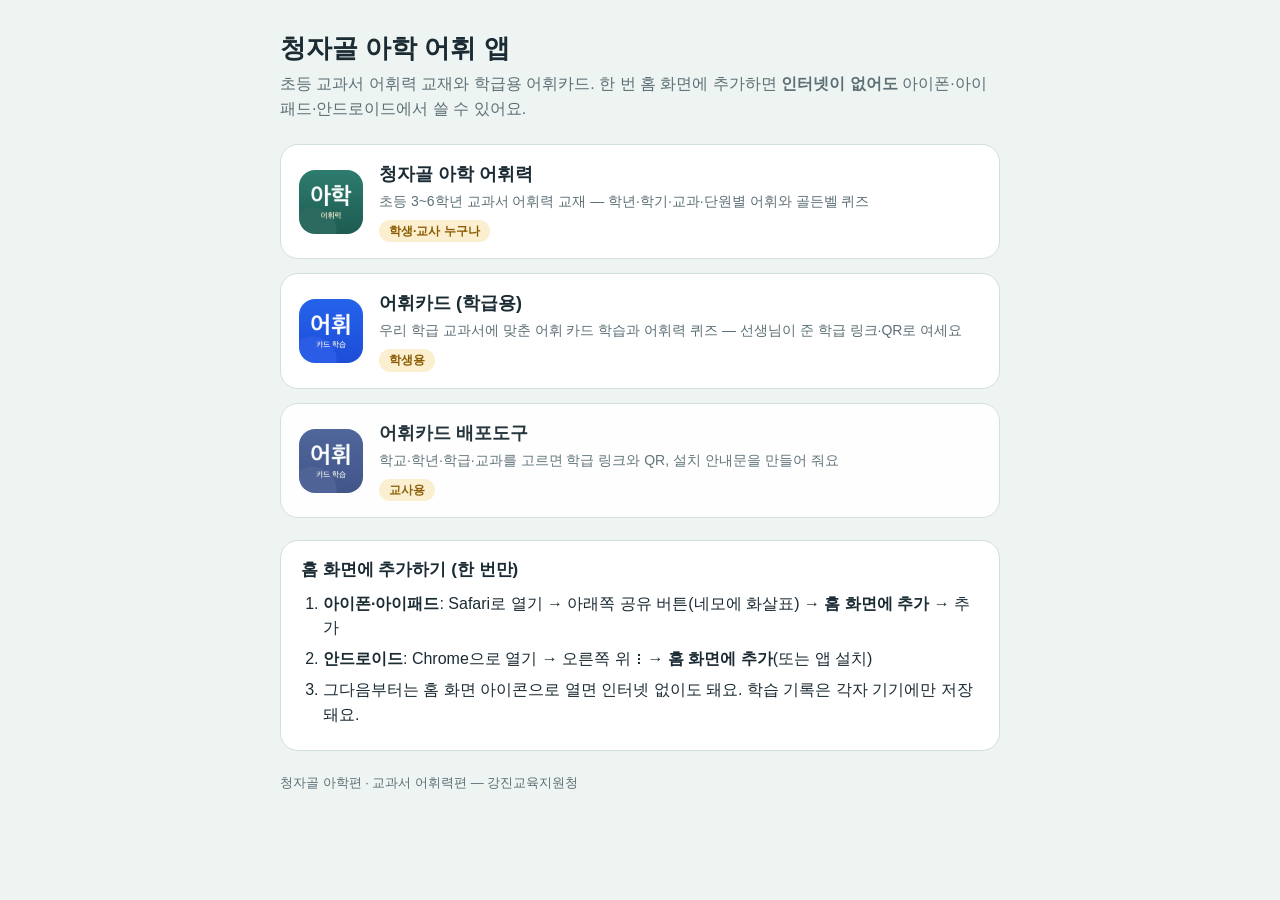
<file: index.html>
<!DOCTYPE html>
<html lang="ko">
<head>
<meta charset="UTF-8">
<meta name="viewport" content="width=device-width, initial-scale=1, viewport-fit=cover">
<title>청자골 아학 어휘 앱</title>
<meta name="description" content="청자골 아학 — 초등 교과서 어휘력 교재 앱과 학급용 어휘카드(홈 화면에 추가하면 오프라인에서도 동작)">
<meta name="theme-color" content="#2E7D6E">
<link rel="icon" type="image/png" href="vocab/icon-192.png">
<style>
:root{color-scheme:light}
body{margin:0;font-family:-apple-system,BlinkMacSystemFont,"Apple SD Gothic Neo","Malgun Gothic",sans-serif;background:#EEF4F1;color:#1B2B33;line-height:1.55;padding:calc(20px + env(safe-area-inset-top,0px)) 16px calc(32px + env(safe-area-inset-bottom,0px))}
main{max-width:720px;margin:0 auto}
h1{font-size:26px;margin:8px 0 4px}
.lead{color:#5C6F76;margin:0 0 22px}
.apps{display:grid;gap:14px}
.app{display:flex;gap:16px;align-items:center;background:#fff;border:1px solid #D3E0DA;border-radius:18px;padding:16px 18px;text-decoration:none;color:inherit}
.app img{width:64px;height:64px;border-radius:16px;flex:0 0 auto}
.app b{font-size:18px;display:block}
.app span{color:#5C6F76;font-size:14px}
.app.t{opacity:.95}
.app .chip{display:inline-block;font-size:12px;font-weight:700;color:#8A5A00;background:#FBEFCF;border-radius:999px;padding:2px 10px;margin-top:6px}
.how{background:#fff;border:1px solid #D3E0DA;border-radius:18px;padding:16px 20px;margin-top:22px}
.how h2{font-size:17px;margin:0 0 8px}
.how ol{margin:0;padding-left:22px}
.how li{margin:6px 0}
.foot{color:#5C6F76;font-size:13px;margin-top:22px}
</style>
</head>
<body>
<main>
<h1>청자골 아학 어휘 앱</h1>
<p class="lead">초등 교과서 어휘력 교재와 학급용 어휘카드. 한 번 홈 화면에 추가하면 <b>인터넷이 없어도</b> 아이폰·아이패드·안드로이드에서 쓸 수 있어요.</p>
<div class="apps">
  <a class="app" href="vocab/"><img src="vocab/icon-192.png" alt=""><div><b>청자골 아학 어휘력</b><span>초등 3~6학년 교과서 어휘력 교재 — 학년·학기·교과·단원별 어휘와 골든벨 퀴즈</span><br><span class="chip">학생·교사 누구나</span></div></a>
  <a class="app" href="card/"><img src="card/icon-192.png" alt=""><div><b>어휘카드 (학급용)</b><span>우리 학급 교과서에 맞춘 어휘 카드 학습과 어휘력 퀴즈 — 선생님이 준 학급 링크·QR로 여세요</span><br><span class="chip">학생용</span></div></a>
  <a class="app t" href="admin/"><img src="card/icon-192.png" alt="" style="filter:grayscale(.6)"><div><b>어휘카드 배포도구</b><span>학교·학년·학급·교과를 고르면 학급 링크와 QR, 설치 안내문을 만들어 줘요</span><br><span class="chip">교사용</span></div></a>
</div>
<section class="how">
  <h2>홈 화면에 추가하기 (한 번만)</h2>
  <ol>
    <li><b>아이폰·아이패드</b>: Safari로 열기 → 아래쪽 공유 버튼(네모에 화살표) → <b>홈 화면에 추가</b> → 추가</li>
    <li><b>안드로이드</b>: Chrome으로 열기 → 오른쪽 위 ⋮ → <b>홈 화면에 추가</b>(또는 앱 설치)</li>
    <li>그다음부터는 홈 화면 아이콘으로 열면 인터넷 없이도 돼요. 학습 기록은 각자 기기에만 저장돼요.</li>
  </ol>
</section>
<p class="foot">청자골 아학편 · 교과서 어휘력편 — 강진교육지원청</p>
</main>
</body>
</html>
</file>
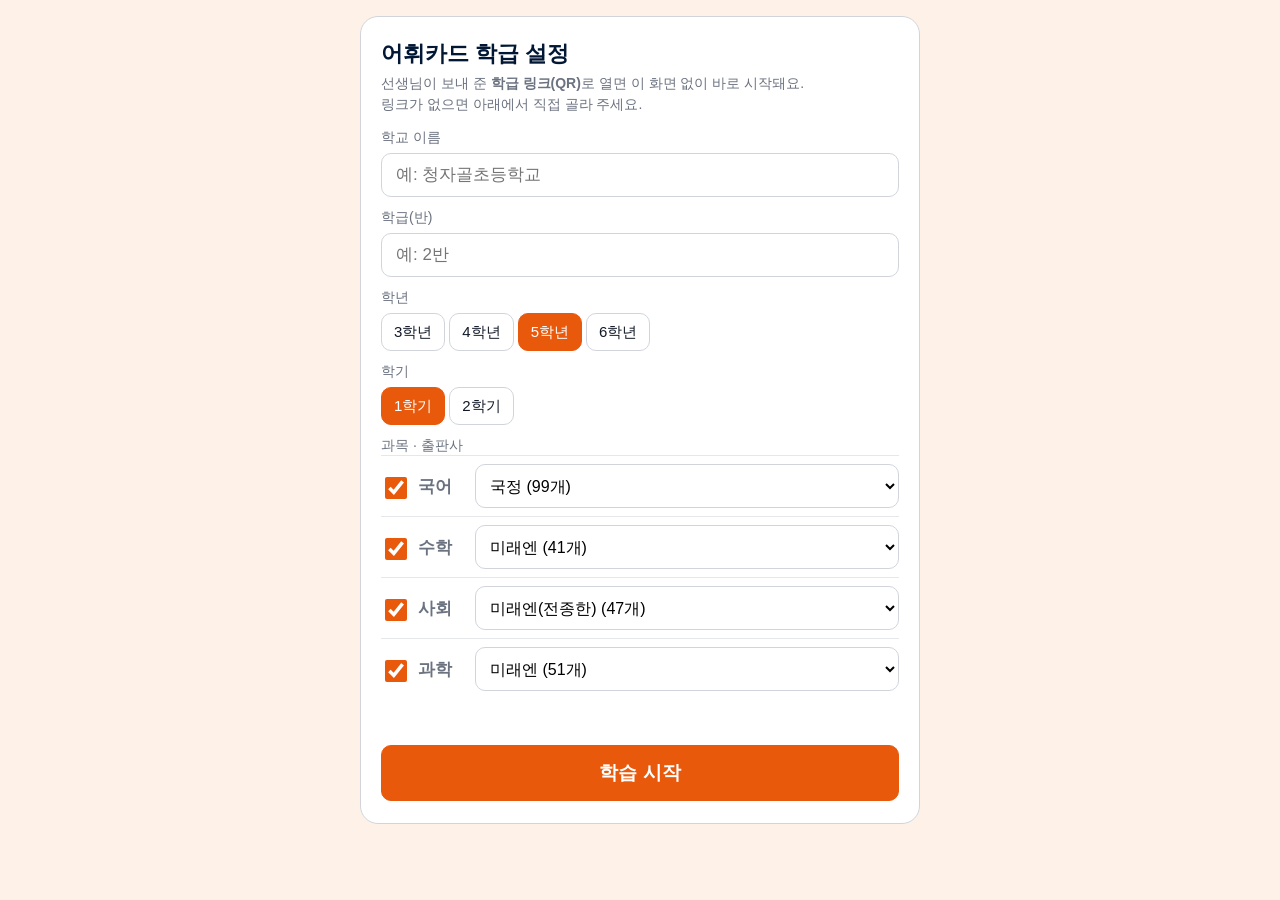
<file: card/index.html>
<!DOCTYPE html>
<html lang="ko">
<head>
<meta charset="UTF-8">
<meta name="viewport" content="width=device-width, initial-scale=1, viewport-fit=cover">
<meta name="color-scheme" content="light">
<title>청자골 아학 어휘카드</title>
<meta name="description" content="우리 학급 교과서 어휘 카드 학습과 어휘력 퀴즈 — 홈 화면에 추가하면 인터넷 없이도 쓸 수 있어요">
<meta name="theme-color" content="#2563eb">
<link rel="manifest" href="manifest.webmanifest">
<meta name="apple-mobile-web-app-capable" content="yes">
<meta name="mobile-web-app-capable" content="yes">
<meta name="apple-mobile-web-app-status-bar-style" content="default">
<meta name="apple-mobile-web-app-title" content="어휘카드">
<link rel="apple-touch-icon" href="apple-touch-icon.png">
<link rel="icon" type="image/png" sizes="192x192" href="icon-192.png">
<style>
@font-face{font-family:"AhakSerif";src:url(../shared/fonts/NotoSerifKR-hanja.woff2) format("woff2");font-weight:100 900;font-display:swap;unicode-range:U+2E80-2FDF,U+3000-303F,U+3400-4DBF,U+4E00-9FFF,U+F900-FAFF,U+20000-2FA1F}

:root{--p:#2563eb;--p2:#1d4ed8;--bg:#f3f4f6;--fg:#111827;--mut:#6b7280;--bd:#d1d5db;--card:#ffffff;--acc:#fff7ed;--r:12px;--side:300px;}
*{box-sizing:border-box;-webkit-tap-highlight-color:transparent}
html,body{height:100%;margin:0}
:root{box-sizing:border-box;padding-top:env(safe-area-inset-top,0px);padding-bottom:env(safe-area-inset-bottom,0px)}
html{scroll-padding-top:env(safe-area-inset-top,0px)}
body{font-family:Pretendard,-apple-system,BlinkMacSystemFont,"Apple SD Gothic Neo","Malgun Gothic","Noto Sans KR",sans-serif;background:var(--bg);color:var(--fg);display:flex;flex-direction:column;height:100%;overflow:hidden;font-size:17px;touch-action:manipulation}
button{font:inherit;cursor:pointer;border:1px solid var(--bd);background:#fff;color:var(--fg);border-radius:10px;padding:10px 14px;min-height:44px}
button.on{background:var(--p);border-color:var(--p);color:#fff}
button:active{transform:scale(.98)}
header{background:#fff;border-bottom:1px solid var(--bd);padding:10px 14px;display:flex;flex-direction:column;gap:8px;flex:0 0 auto}
.brand{display:flex;align-items:baseline;gap:10px}
.brand h1{font-size:19px;margin:0}
.brand span{font-size:13px;color:var(--mut)}
.filters{display:flex;flex-wrap:wrap;gap:6px 18px;align-items:center}
.fg{display:flex;align-items:center;gap:6px}
.fg label{font-size:13px;color:var(--mut);min-width:30px}
.seg{display:flex;gap:4px;flex-wrap:wrap}
.seg button{padding:6px 12px;min-height:38px;font-size:15px}
main{flex:1 1 auto;display:flex;min-height:0}
aside{width:var(--side);flex:0 0 var(--side);background:#fff;border-right:1px solid var(--bd);display:flex;flex-direction:column;min-height:0}
.sideTop{padding:10px 12px;border-bottom:1px solid var(--bd);display:flex;gap:8px;align-items:center}
.sideTop input{flex:1;font:inherit;font-size:15px;padding:9px 12px;border:1px solid var(--bd);border-radius:10px;min-width:0}
.sideTop .cnt{font-size:13px;color:var(--mut);white-space:nowrap}
#list{list-style:none;margin:0;padding:6px;overflow-y:auto;flex:1;-webkit-overflow-scrolling:touch;overscroll-behavior:contain}
#list li{display:grid;grid-template-columns:34px 1fr auto;align-items:center;gap:8px;padding:10px 10px;border-radius:10px;cursor:pointer;min-height:48px;border:1px solid transparent}
#list li+li{margin-top:2px}
#list li .no{font-size:13px;color:var(--mut);text-align:right;font-variant-numeric:tabular-nums}
#list li .w{font-weight:600;font-size:17px}
#list li .h{font-size:13px;color:var(--mut);letter-spacing:1px}
#list li .u{grid-column:2/4;font-size:12px;color:var(--mut)}
#list li.on{background:#eff6ff;border-color:#bfdbfe}
#list li.on .w{color:var(--p2)}
#list li.done .no::after{content:"";display:inline-block;width:6px;height:6px;border-radius:50%;background:#16a34a;margin-left:4px;vertical-align:middle}
#list .uh{padding:10px 10px 4px;font-size:12px;color:var(--mut);font-weight:600;letter-spacing:.5px}
section{flex:1;display:flex;flex-direction:column;min-width:0;min-height:0}
.topbar{display:flex;align-items:center;gap:10px;padding:10px 16px 0}
.topbar .crumb{font-size:14px;color:var(--mut);flex:1;min-width:0;white-space:nowrap;overflow:hidden;text-overflow:ellipsis}
.topbar .pos{font-size:14px;color:var(--mut);font-variant-numeric:tabular-nums}
.prog{height:4px;background:#e5e7eb;margin:8px 16px 0;border-radius:2px;overflow:hidden}
.prog i{display:block;height:100%;background:var(--p);width:0;transition:width .2s}
.stage{flex:1;display:flex;align-items:center;justify-content:center;padding:12px 16px;min-height:0}
.card{width:100%;max-width:760px;height:100%;max-height:560px;perspective:1600px;cursor:pointer;user-select:none;-webkit-user-select:none}
.inner{position:relative;width:100%;height:100%;transition:transform .45s;transform-style:preserve-3d}
.card.flip .inner{transform:rotateY(180deg)}
.face{position:absolute;inset:0;background:var(--card);border:1px solid var(--bd);border-radius:18px;backface-visibility:hidden;-webkit-backface-visibility:hidden;display:flex;flex-direction:column;align-items:center;justify-content:center;padding:28px 32px;overflow:auto}
.back{transform:rotateY(180deg);background:var(--acc);justify-content:flex-start}
.tag{font-size:13px;color:var(--mut);margin-bottom:10px}
.word{font-size:56px;font-weight:800;letter-spacing:2px;line-height:1.2;text-align:center;word-break:keep-all}
.hanja{display:flex;flex-wrap:wrap;gap:10px;justify-content:center;margin-top:26px}
.hz{display:flex;flex-direction:column;align-items:center;border:1px solid var(--bd);border-radius:12px;padding:10px 12px;min-width:84px;background:#fff}
.hz b{font-size:40px;font-weight:500;line-height:1.1;font-family:"AhakSerif","Noto Serif KR","Apple Myungjo","Batang",serif}
.hz small{font-size:14px;color:#374151;margin-top:6px;white-space:nowrap}
.nohanja{color:var(--mut);font-size:15px;margin-top:22px}
.hint{position:absolute;bottom:14px;font-size:13px;color:#9ca3af}
.back .word{font-size:34px;margin-bottom:4px}
.back .hjline{font-size:17px;color:#374151;letter-spacing:2px;margin-bottom:18px}
.blk{width:100%;max-width:640px;background:#fff;border:1px solid #fed7aa;border-radius:12px;padding:14px 18px;margin-top:10px;text-align:left}
.blk h4{margin:0 0 6px;font-size:13px;color:#c2410c;font-weight:700;letter-spacing:.5px}
.blk p{margin:0;font-size:20px;line-height:1.55;word-break:keep-all}
.blk p mark{background:#fde68a;color:inherit;padding:0 2px;border-radius:3px}
.nav{display:flex;gap:10px;padding:10px 16px 12px;align-items:center;flex:0 0 auto}
.nav .big{flex:1;font-size:18px;font-weight:600;min-height:54px}
.nav .reveal{min-width:120px;min-height:54px}
.empty{color:var(--mut);text-align:center;padding:40px}
#toggleSide{display:none}
@media (max-width:900px){:root{--side:230px}.word{font-size:44px}.hz b{font-size:32px}.hz{min-width:70px}.blk p{font-size:18px}}
@media (max-width:640px){
  #toggleSide{display:inline-block}
  aside{position:absolute;left:0;top:0;bottom:0;z-index:5;transform:translateX(-100%);transition:transform .25s;box-shadow:none}
  body.sideOpen aside{transform:none}
  main{position:relative}
  .word{font-size:38px}
}

/* ===== 어휘력 퀴즈 ===== */
section{position:relative}
#list li.quizRow{display:flex;flex-direction:column;justify-content:center;align-items:center;gap:2px;margin-top:12px;padding:12px;min-height:60px;background:linear-gradient(135deg,#fb923c,#ea580c);color:#fff;border:0;border-radius:14px;box-shadow:0 3px 0 #c2410c;text-align:center}
#list li.quizRow .qr1{font-weight:800;font-size:18px}
#list li.quizRow .qr2{font-size:12px;opacity:.92}
#list li.quizRow.on{background:linear-gradient(135deg,#c2410c,#9a3412);box-shadow:none;transform:translateY(2px)}
body.quizOn #list li.on:not(.quizRow){background:transparent;border-color:transparent}
body.quizOn #list li.on:not(.quizRow) .w{color:inherit}
#quiz{position:absolute;inset:0;background:var(--bg);display:none;flex-direction:column;z-index:4;min-height:0}
body.quizOn #quiz{display:flex}
.qHead{display:flex;align-items:center;gap:10px;padding:10px 16px 0}
.qHead .crumb{font-size:14px;color:var(--mut);flex:1;min-width:0;white-space:nowrap;overflow:hidden;text-overflow:ellipsis}
.qHead .pos{font-size:14px;color:var(--mut);font-variant-numeric:tabular-nums;white-space:nowrap}
.qHead button{min-height:40px;padding:6px 14px;font-size:15px}
#qSide{display:none}
#qBody{flex:1;min-height:0;overflow-y:auto;padding:12px 16px;display:flex;flex-direction:column;align-items:center;-webkit-overflow-scrolling:touch}
#qMain{width:100%;max-width:840px;margin:auto 0}
.qCard{background:#fff;border:1px solid var(--bd);border-radius:18px;padding:24px 28px;text-align:center}
.qCard h2{margin:6px 0 2px;font-size:30px}
.qCard .qBig{font-size:56px;line-height:1}
.qSub{color:var(--mut);font-size:15px;margin:0 0 14px}
.qInfo{list-style:none;margin:0 auto 16px;padding:0;max-width:520px;text-align:left;font-size:16px;line-height:1.7;color:#374151}
.qInfo li::before{content:"✔ ";color:#ea580c}
.qCnt{display:flex;align-items:center;justify-content:center;gap:8px;margin:6px 0 18px;flex-wrap:wrap}
.qCnt label{font-size:14px;color:var(--mut)}
.qCnt .seg button{min-height:46px;font-size:17px;padding:8px 18px}
.qGo{min-width:240px;min-height:60px;font-size:20px;font-weight:800;background:#ea580c;border-color:#ea580c;color:#fff}
.qBest{margin-top:14px;font-size:14px;color:#9a3412}
.qType{display:inline-block;font-size:14px;font-weight:700;color:#c2410c;background:#ffedd5;border-radius:999px;padding:5px 14px;margin-bottom:12px}
.qPrompt{background:#fff;border:1px solid var(--bd);border-radius:18px;padding:22px 26px;text-align:center}
.qPrompt .qAsk{font-size:16px;color:var(--mut);margin:0 0 10px}
.qPrompt .qText{font-size:27px;line-height:1.6;font-weight:700;margin:0;word-break:keep-all}
.qPrompt .qWord{font-size:52px;font-weight:800;letter-spacing:2px;line-height:1.25;margin:4px 0 0;word-break:keep-all}
.qPrompt .blank{display:inline-block;min-width:96px;border-bottom:4px solid #ea580c;margin:0 4px;vertical-align:baseline;height:1em}
.qChoices{display:grid;grid-template-columns:1fr 1fr;gap:12px;margin-top:14px}
.qc{display:flex;align-items:center;gap:12px;text-align:left;min-height:76px;padding:14px 16px;font-size:20px;line-height:1.45;border:2px solid var(--bd);border-radius:16px;background:#fff;word-break:keep-all}
.qc .no{flex:0 0 34px;height:34px;border-radius:50%;background:#f3f4f6;color:#374151;font-weight:800;font-size:16px;display:flex;align-items:center;justify-content:center}
.qc.ok{background:#dcfce7;border-color:#16a34a;color:#14532d}
.qc.ok .no{background:#16a34a;color:#fff}
.qc.no{background:#fee2e2;border-color:#dc2626;color:#7f1d1d}
.qc.no .no{background:#dc2626;color:#fff}
.qc.dim{opacity:.5}
.qc:disabled{cursor:default}
.qFb{margin-top:14px;border-radius:16px;padding:14px 18px;font-size:18px;line-height:1.6;text-align:left}
.qFb.ok{background:#f0fdf4;border:1px solid #86efac}
.qFb.no{background:#fef2f2;border:1px solid #fca5a5}
.qFb .res{font-weight:800;font-size:20px;margin-bottom:4px}
.qFb mark{background:#fde68a;color:inherit;padding:0 2px;border-radius:3px}
.qFb .ex{color:#4b5563;font-size:16px;margin-top:4px}
#qNav .big{background:#ea580c;border-color:#ea580c;color:#fff}
.qScore{font-size:64px;font-weight:800;color:#ea580c;line-height:1.1;margin:6px 0}
.qScore small{font-size:26px;color:var(--mut);font-weight:600}
.qMsg{font-size:22px;font-weight:700;margin:0 0 12px}
.qWrong{text-align:left;margin:14px auto 0;max-width:640px}
.qWrong h3{font-size:15px;color:#c2410c;margin:0 0 8px}
.qWrong .it{background:#fff7ed;border:1px solid #fed7aa;border-radius:12px;padding:10px 14px;margin-top:8px;font-size:17px;line-height:1.5}
.qWrong .it b{font-size:19px}
.qActs{display:flex;gap:10px;justify-content:center;flex-wrap:wrap;margin-top:20px}
.qActs button{min-height:54px;padding:10px 22px;font-size:18px;font-weight:700}
.qActs .pri{background:#ea580c;border-color:#ea580c;color:#fff}
@media (max-width:900px){.qPrompt .qWord{font-size:44px}.qPrompt .qText{font-size:23px}.qc{font-size:18px}}
@media (max-width:640px){#qSide{display:inline-block}.qChoices{grid-template-columns:1fr}.qPrompt .qWord{font-size:38px}.qCard{padding:18px}}

.sr-only{position:absolute;width:1px;height:1px;margin:-1px;overflow:hidden;clip:rect(0,0,0,0)}

/* ===== 학생용 추가 ===== */
html{background:var(--bg)}
.brandRow{display:flex;align-items:center;justify-content:space-between;gap:10px}
.myBtn{min-height:40px;padding:6px 14px;font-size:15px;border-radius:999px;background:#eff6ff;border-color:#bfdbfe;color:#1d4ed8;font-weight:700;white-space:nowrap}
.pv{font-size:13px;font-weight:700;background:#fef3c7;color:#92400e;border-radius:999px;padding:4px 12px}
/* 표지 */
#cover{position:fixed;inset:0;z-index:100;display:flex;align-items:center;justify-content:center;background:#cfe8d0;overflow:hidden;transition:opacity .35s,visibility .35s}
#cover.hide{opacity:0;visibility:hidden;pointer-events:none}
#cover .bgblur{position:absolute;inset:-5%;background:var(--cv) center/cover;filter:blur(22px) saturate(1.1)}
#cover .art{position:relative;container-type:inline-size;width:min(100vw,calc(100dvh * 1.3410));aspect-ratio:1644/1226;background:var(--cv) center/100% 100% no-repeat;box-shadow:0 0 40px rgba(0,0,0,.18)}
#cover .grade{position:absolute;left:80.5%;top:42.6%;transform:translate(-50%,-50%);color:#fff;text-align:center;font-weight:800;line-height:1;pointer-events:none;text-shadow:0 1px 2px rgba(0,0,0,.25)}
#cover .grade b{display:block;font-size:3.6cqw}
#cover .grade small{display:block;font-size:1.8cqw;margin-top:.3cqw}
#cover .school{position:absolute;left:50%;bottom:5%;transform:translateX(-50%);min-width:40cqw;max-width:70cqw;display:flex;flex-direction:column;align-items:center;gap:.2cqw;background:rgba(255,255,255,.94);border:.35cqw solid #fff;border-radius:3cqw;box-shadow:0 .5cqw 1.6cqw rgba(0,0,0,.2);padding:1.2cqw 3cqw;text-align:center}
#cover .school b{font-size:3.3cqw;color:#1e3a8a;letter-spacing:.05em;line-height:1.3}
#cover .school span{font-size:1.9cqw;color:#4b5563;line-height:1.3}
#coverGo{position:absolute;right:max(14px,env(safe-area-inset-right));bottom:max(14px,env(safe-area-inset-bottom));min-height:58px;padding:12px 28px;font-size:20px;font-weight:800;border-radius:999px;background:#ea580c;border:3px solid #fff;color:#fff;box-shadow:0 4px 14px rgba(0,0,0,.28)}
.brand{cursor:pointer}
/* 승인 · 내 진도 창 */
.ovl{position:fixed;inset:0;z-index:120;background:rgba(15,23,42,.6);display:flex;align-items:center;justify-content:center;padding:16px}
.ovl.hide{display:none}
.gcard{background:#fff;border-radius:20px;max-width:560px;width:100%;max-height:100%;overflow:auto;padding:26px 28px;box-shadow:0 10px 40px rgba(0,0,0,.3)}
.gcard h2{margin:0 0 6px;font-size:24px}
.gcard hr{border:0;border-top:1px solid var(--bd);margin:18px 0}
.gp{font-size:16px;line-height:1.65;color:#374151;margin:6px 0 12px}
.gl{display:block;font-size:14px;color:var(--mut);margin:10px 0 0}
.gl input{display:block;width:100%;margin-top:6px;font:inherit;font-size:19px;padding:12px 14px;border:2px solid var(--bd);border-radius:12px;color:var(--fg)}
.gl input:focus{outline:none;border-color:var(--p)}
.gcode{display:block;width:100%;font:600 15px/1.55 ui-monospace,Menlo,Consolas,"Noto Sans Mono",monospace;background:#f3f4f6;border:1px dashed #9ca3af;border-radius:12px;padding:12px 14px;word-break:break-all;color:#111827;user-select:all;-webkit-user-select:all;resize:none}
.gerr{min-height:22px;margin-top:8px;font-size:15px;color:#b91c1c;font-weight:600}
.gacts{display:flex;gap:10px;flex-wrap:wrap;margin-top:12px}
.gacts button{min-height:50px;padding:10px 20px;font-size:17px;font-weight:700}
.gacts .gpri{background:#ea580c;border-color:#ea580c;color:#fff}
.gsm{font-size:14px;color:var(--mut);margin:14px 0 0}
.mrow{display:grid;grid-template-columns:84px 1fr 78px;align-items:center;gap:12px;margin:10px 0;font-size:15px}
.mrow b{text-align:right;font-variant-numeric:tabular-nums}
.mbar{height:12px;background:#e5e7eb;border-radius:6px;overflow:hidden}
.mbar i{display:block;height:100%;background:#16a34a;border-radius:6px}
.mbar.o i{background:#ea580c}

/* ===== 학습지 느낌 테마 (크림 바탕 · 점선 틀 · 주황 테두리) ===== */
:root{--p:#e8590c;--p2:#c2410c;--bg:#fef2e8;--ink:#011734;--line:#f9b298}
body{background:#fef2e8;color:#011734}
header{background:#fff;border-bottom:3px solid #f9b298;box-shadow:0 2px 0 #ffde59}
.brand h1{font-size:21px;font-weight:800;color:#011734;letter-spacing:-.3px;background:linear-gradient(transparent 62%,#ffde59 62%);padding:0 4px}
.seg button.on,button.pri{background:#e8590c;border-color:#e8590c;color:#fff}
aside{background:#fff8f3;border-right:2px dashed #f9b298}
.sideTop{border-bottom:2px dashed #f9b298}
.sideTop input{border:2px solid #f9b298;border-radius:12px;background:#fff}
#list li{border-radius:14px}
#list li.on{background:#fff;border:2px solid #f08a5d;box-shadow:0 2px 0 #ffde59}
#list li.on .w{color:#c2410c}
#list .uh{color:#c2410c}
section{background:
  radial-gradient(circle at 12px 12px,rgba(249,178,152,.35) 0 4px,transparent 5px) 0 0/48px 48px,
  #fef2e8}
.prog{background:#fce3da}
.prog i{background:#f08a5d}
.stage{padding:14px 18px}
.card{max-width:820px;padding:0}
.face{background:#fff;border:3px solid #f9b298;border-radius:24px;box-shadow:0 0 0 7px #fef5f2,0 0 0 9px #f9b298,0 12px 24px rgba(240,138,93,.15)}
.face::before{content:"";position:absolute;left:14px;right:14px;top:14px;bottom:14px;border:2px dotted #011734;border-radius:16px;opacity:.28;pointer-events:none}
.back{background:#fffaf6}
.tag{background:#ffde59;color:#011734;font-weight:700;border-radius:999px;padding:4px 16px;font-size:14px;border:2px solid #ffbd59}
.word{color:#011734}
.hz{border:2px dashed #a6a6a6;border-radius:8px;background:#fff}
.hz b{color:#011734}
.hz small{color:#e5352b;font-weight:700;font-size:15px}
.hint{color:#c2410c;opacity:.75}
.back .hjline{color:#011734}
.blk{border:2px solid #011734;border-radius:14px;background:#fff;box-shadow:3px 3px 0 #f9b298}
.blk h4{display:inline-block;background:#ffde59;color:#011734;border-radius:6px;padding:1px 9px;font-size:13px}
.blk p mark{background:none;color:#e5352b;font-weight:800;padding:0}
.nav .big,.nav .reveal{border:2px solid #f9b298;border-radius:14px;background:#fff;color:#011734}
.nav .reveal{background:#ffde59;border-color:#ffbd59;font-weight:800}
.nav .big:active,.nav .reveal:active{transform:translateY(1px)}


/* ===== 학급 설정(링크 없이 열렸을 때) ===== */
#cfgReset{position:absolute;left:max(14px,env(safe-area-inset-left));top:max(14px,env(safe-area-inset-top));z-index:2;background:rgba(17,24,39,.45);color:#fff;border-color:rgba(255,255,255,.7);font-size:13px;min-height:36px;padding:6px 12px;backdrop-filter:blur(6px);text-shadow:0 1px 2px rgba(0,0,0,.4)}
#setup{position:fixed;inset:0;z-index:50;background:var(--bg);overflow-y:auto;-webkit-overflow-scrolling:touch;padding:calc(16px + env(safe-area-inset-top,0px)) 16px calc(24px + env(safe-area-inset-bottom,0px))}
#setup[hidden]{display:none}
.suBox{max-width:560px;margin:0 auto;background:#fff;border:1px solid var(--bd);border-radius:18px;padding:22px 20px}
.suBox h2{margin:0 0 4px;font-size:22px}
.suBox .note{color:var(--mut);font-size:14px;margin:0 0 14px;line-height:1.5}
.suBox .fl{display:block;font-size:14px;color:var(--mut);margin-top:12px}
.suBox .fl input{display:block;width:100%;margin-top:6px;padding:11px 14px;border:1px solid var(--bd);border-radius:10px;font:inherit;font-size:17px;background:#fff}
.suBox .seg{margin-top:6px}
.suRow{display:flex;align-items:center;gap:10px;padding:8px 0;border-top:1px solid #e5e7eb;flex-wrap:wrap}
.suRow label{display:flex;align-items:center;gap:8px;font-weight:700;font-size:17px;min-width:84px}
.suRow input[type=checkbox]{width:22px;height:22px;accent-color:var(--p)}
.suRow select{flex:1;min-width:140px;min-height:44px;font:inherit;font-size:16px;padding:6px 10px;border:1px solid var(--bd);border-radius:10px;background:#fff}
.suRow select:disabled{background:#f3f4f6;color:#9ca3af}
.suGo{width:100%;margin-top:18px;min-height:56px;font-size:19px;font-weight:800;background:var(--p);border-color:var(--p);color:#fff}
.suWarn{color:#b91c1c;font-size:14px;min-height:20px;margin-top:8px}
body.setupOn #cover,body.setupOn header,body.setupOn main{display:none}

</style>
</head>
<body>
<div id="cover" role="dialog" aria-label="표지" style="--cv:url(cover.jpg)">
  <div class="bgblur"></div>
  <div class="art">
    <h1 class="sr-only">청자골 아학-교과서 어휘력 카드</h1>
    <div class="grade"><b id="coverGrade"></b><small>학년</small></div>
    <div class="school"><b id="coverSchool"></b><span id="coverSub"></span></div>
  </div>
  <button id="coverGo">학습 시작 ▶</button>
  <button id="cfgReset" type="button">학급 설정 바꾸기</button>
</div>
<header>
  <div class="brandRow">
    <div class="brand" title="표지 보기"><h1>청자골 아학-교과서 어휘력 카드</h1><span id="brandSub"></span></div>
    <span id="pvChip" class="pv" hidden>미리보기 · 학습 기록이 저장되지 않아요</span>
  </div>
  <div class="filters">
    <div class="fg"><label>교과</label><div class="seg" id="fSub"></div></div>
    <div class="fg"><label>단원</label><div class="seg" id="fUnit"></div></div>
  </div>
</header>
<main>
  <aside>
    <div class="sideTop">
      <input id="q" type="search" placeholder="어휘 검색" autocomplete="off">
      <span class="cnt" id="cnt"></span>
    </div>
    <ul id="list"></ul>
  </aside>
  <section>
    <div class="topbar">
      <button id="toggleSide">목록</button>
      <div class="crumb" id="crumb"></div>
      <div class="pos" id="pos"></div>
    </div>
    <div class="prog"><i id="bar"></i></div>
    <div class="stage">
      <div class="card" id="card">
        <div class="inner">
          <div class="face front" id="front"></div>
          <div class="face back" id="back"></div>
        </div>
      </div>
    </div>
    <div class="nav">
      <button class="big" id="prev">‹ 이전</button>
      <button class="reveal" id="reveal">뜻 보기</button>
      <button class="big" id="next">다음 ›</button>
    </div>
    <div id="quiz">
      <div class="qHead">
        <button id="qSide">목록</button>
        <div class="crumb" id="qCrumb"></div>
        <div class="pos" id="qPos"></div>
        <button id="qExit">✕ 나가기</button>
      </div>
      <div class="prog"><i id="qBar"></i></div>
      <div id="qBody"><div id="qMain"></div></div>
      <div class="nav" id="qNav" style="display:none"><button class="big" id="qNext">다음 문제 ›</button></div>
    </div>
  </section>
</main>
<div id="setup" hidden>
  <div class="suBox">
    <h2>어휘카드 학급 설정</h2>
    <p class="note">선생님이 보내 준 <b>학급 링크(QR)</b>로 열면 이 화면 없이 바로 시작돼요.<br>링크가 없으면 아래에서 직접 골라 주세요.</p>
    <label class="fl">학교 이름<input id="suSchool" maxlength="30" placeholder="예: 청자골초등학교" autocomplete="off"></label>
    <label class="fl">학급(반)<input id="suCls" maxlength="20" placeholder="예: 2반" autocomplete="off"></label>
    <div class="fl">학년<div class="seg" id="suG"></div></div>
    <div class="fl">학기<div class="seg" id="suS"></div></div>
    <div class="fl">과목 · 출판사<div id="suSubs"></div></div>
    <div class="suWarn" id="suWarn" role="alert"></div>
    <button class="suGo" id="suGo" type="button">학습 시작</button>
  </div>
</div>
<script src="../shared/data.js"></script>
<script>
/* ===== 학급 설정 화면(링크 없이 열렸을 때만) ===== */
function showSetup(){
  const $=s=>document.querySelector(s), SUBJ=['국어','수학','사회','과학'];
  document.body.classList.add('setupOn');
  $('#setup').hidden=false;
  const st={g:5,s:1,on:{},pub:{}};
  const esc=s=>String(s).replace(/[&<>"]/g,c=>({'&':'&amp;','<':'&lt;','>':'&gt;','"':'&quot;'}[c]));
  const pubsOf=(sub)=>[...new Set(ROWS.filter(x=>x.g===st.g&&x.s===st.s&&x.sub===sub).map(x=>x.p))];
  const seg=(el,vals,cur,fn,suf)=>{ el.innerHTML=''; vals.forEach(v=>{ const b=document.createElement('button'); b.type='button'; b.textContent=v+suf; if(v===cur) b.classList.add('on'); b.onclick=()=>fn(v); el.appendChild(b); }); };
  function draw(){
    seg($('#suG'),[3,4,5,6],st.g,v=>{ st.g=v; draw(); },'학년');
    seg($('#suS'),[1,2],st.s,v=>{ st.s=v; draw(); },'학기');
    const box=$('#suSubs'); box.innerHTML='';
    SUBJ.forEach(sub=>{
      const opts=pubsOf(sub), k=st.g+'-'+st.s+'|'+sub, has=opts.length>0;
      if(!(k in st.on)) st.on[k]=has; if(!has) st.on[k]=false;
      if(!opts.includes(st.pub[k])) st.pub[k]=opts[0]||'';
      const row=document.createElement('div'); row.className='suRow';
      row.innerHTML='<label><input type="checkbox"'+(st.on[k]?' checked':'')+(has?'':' disabled')+'>'+sub+'</label><select'+((st.on[k]&&has)?'':' disabled')+'></select>';
      const sel=row.querySelector('select');
      if(!has) sel.innerHTML='<option>이 학년·학기 자료 없음</option>';
      opts.forEach(p=>{ const o=document.createElement('option'); o.value=p; const n=ROWS.filter(x=>x.g===st.g&&x.s===st.s&&x.sub===sub&&x.p===p).length; o.textContent=p+' ('+n+'개)'; if(p===st.pub[k]) o.selected=true; sel.appendChild(o); });
      row.querySelector('input').onchange=e=>{ st.on[k]=e.target.checked; draw(); };
      sel.onchange=()=>{ st.pub[k]=sel.value; };
      box.appendChild(row);
    });
  }
  draw();
  $('#suGo').onclick=()=>{
    const school=$('#suSchool').value.trim(), cls=$('#suCls').value.trim();
    if(!school){ $('#suWarn').textContent='학교 이름을 입력해 주세요.'; $('#suSchool').focus(); return; }
    const subs=SUBJ.filter(sub=>st.on[st.g+'-'+st.s+'|'+sub]&&st.pub[st.g+'-'+st.s+'|'+sub]);
    if(!subs.length){ $('#suWarn').textContent='과목을 하나 이상 골라 주세요.'; return; }
    const enc=v=>encodeURIComponent(String(v));
    const hash='#g='+st.g+'&s='+st.s+'&sc='+enc(school)+(cls?'&c='+enc(cls):'')+'&sub='+subs.map(sub=>enc(sub)+':'+enc(st.pub[st.g+'-'+st.s+'|'+sub])).join(',');
    history.replaceState(null,'',location.pathname+location.search+hash); location.reload();
  };
}
</script>
<script>
/* ===== 학생용 어휘 카드 ===== */
const $=s=>document.querySelector(s);
/* ----- 학급 설정: URL 해시(#g=5&s=1&sc=학교&c=반&sub=국어:국정,수학:출판사) → localStorage ----- */
const CFG_KEY='vocabCard:cfg';
const enc=v=>encodeURIComponent(String(v));
function parseHash(){
  const h=location.hash.slice(1); if(!h||!h.includes('=')) return null;
  const p=new URLSearchParams(h), g=+p.get('g'), s=+p.get('s');
  const subs=(p.get('sub')||'').split(',').map(x=>x.trim()).filter(Boolean);
  if(!g||!s||!subs.length) return null;
  const subjects=[], publishers={};
  subs.forEach(x=>{ const i=x.indexOf(':'); const a=(i<0?x:x.slice(0,i)).trim(), b=(i<0?'':x.slice(i+1)).trim(); if(a&&!subjects.includes(a)){ subjects.push(a); publishers[a]=b; } });
  return {school:(p.get('sc')||'').trim(), className:(p.get('c')||'').trim(), grade:g, semester:s, subjects, publishers, preview:p.get('pv')==='1'};
}
function cfgToHash(c){ return '#g='+c.grade+'&s='+c.semester+'&sc='+enc(c.school)+(c.className?'&c='+enc(c.className):'')+'&sub='+c.subjects.map(x=>enc(x)+':'+enc(c.publishers[x]||'')).join(','); }
function finalize(c){
  c.subjects.forEach(sub=>{ const avail=[...new Set(ROWS.filter(x=>x.g===c.grade&&x.s===c.semester&&x.sub===sub).map(x=>x.p))]; if(!avail.includes(c.publishers[sub])) c.publishers[sub]=avail[0]||''; });
  c.subjects=c.subjects.filter(sub=>c.publishers[sub]);
  c.classId=[c.school,c.grade,c.className,c.semester,c.subjects.map(s=>s+c.publishers[s]).join(',')].join('_');
  return c;
}
let CONFIG=null, PREVIEW=false;
{ const h=parseHash();
  if(h){ PREVIEW=h.preview; delete h.preview; CONFIG=finalize(h); if(!PREVIEW) try{ localStorage.setItem(CFG_KEY,JSON.stringify(CONFIG)); }catch(e){} }
  else{ try{ const v=localStorage.getItem(CFG_KEY); if(v) CONFIG=finalize(JSON.parse(v)); }catch(e){} }
}
if(!CONFIG||!CONFIG.subjects.length){ showSetup(); throw new Error('no config'); }
/* 홈 화면에 추가할 때 학급 설정이 주소에 함께 담기도록 해시를 항상 유지 */
if(!PREVIEW){ const want=cfgToHash(CONFIG); if(location.hash!==want) history.replaceState(null,'',location.pathname+location.search+want); }
window.addEventListener('hashchange',()=>location.reload());
const DATA=ROWS.filter(x=>x.g===CONFIG.grade&&x.s===CONFIG.semester&&CONFIG.publishers[x.sub]===x.p).map(x=>Object.assign({},x));
const NS=(PREVIEW?'vocabP:':'vocab:')+CONFIG.classId+':';
function lsGet(k,d){ try{ const v=localStorage.getItem(NS+k); return v===null?d:JSON.parse(v); }catch(e){ return d; } }
function lsSet(k,v){ try{ localStorage.setItem(NS+k,JSON.stringify(v)); }catch(e){} }
function esc(s){ return String(s).replace(/[&<>"]/g,c=>({'&':'&amp;','<':'&lt;','>':'&gt;','"':'&quot;'}[c])); }
function plain(w){ return w.replace(/\s*\(.*?\)\s*/g,' ').replace(/\s+/g,' ').trim(); }
function shuffle(a){ a=a.slice(); for(let i=a.length-1;i>0;i--){ const j=Math.floor(Math.random()*(i+1)); [a[i],a[j]]=[a[j],a[i]]; } return a; }

/* ----- 어휘 인덱스 ----- */
const UNITS=[], UIDX={};
DATA.forEach((x,i)=>{ x._i=i; const k=[x.g,x.s,x.sub,x.unit].join('|'); if(!(k in UIDX)){ UIDX[k]=UNITS.length; UNITS.push(k); } x._u=UIDX[k]; });

/* ----- 학습 기록(이 기기에만 저장) ----- */
let PROG=lsGet('prog',{seen:[],quiz:{},wrong:{},at:0});
const seenSet=new Set(PROG.seen||[]);
function saveProg(){ PROG.seen=[...seenSet]; PROG.at=Date.now(); if(!PREVIEW) lsSet('prog',PROG); }
function bestOf(u){ const q=PROG.quiz[u]; return (q&&q[1])?{score:q[0],total:q[1]}:null; }

/* ----- 카드 학습 상태 ----- */
const S=Object.assign({sub:CONFIG.subjects[0],unit:'전체',idx:0,q:''}, lsGet('state',{}));
S.g=CONFIG.grade; S.s=CONFIG.semester; if(!CONFIG.subjects.includes(S.sub)) S.sub=CONFIG.subjects[0];
function save(){ lsSet('state',S); }
function uniqUnits(){ const us=[...new Set(DATA.filter(x=>x.sub===S.sub).map(x=>x.unit))]; return us; }
let LIST=[];
function build(){
  LIST=DATA.filter(x=>x.sub===S.sub&&(S.unit==='전체'||x.unit===S.unit));
  if(S.q){ const q=S.q.trim(); LIST=LIST.filter(x=>x.w.includes(q)||x.hj.some(h=>h.h===q)||x.m.includes(q)); }
  if(S.idx>=LIST.length) S.idx=0;
  if(S.idx<0) S.idx=0;
}
function seg(el,items,cur,fmt,onpick){
  el.innerHTML='';
  items.forEach(v=>{ const b=document.createElement('button'); b.textContent=fmt(v); if(v===cur) b.classList.add('on'); b.onclick=()=>onpick(v); el.appendChild(b); });
}
function renderFilters(){
  const subs=CONFIG.subjects;
  $('#fSub').parentElement.style.display=subs.length>1?'':'none';
  seg($('#fSub'),subs,S.sub,v=>v,v=>{ S.sub=v; S.unit='전체'; S.idx=0; refresh(); });
  const us=uniqUnits(); if(S.unit!=='전체'&&!us.includes(S.unit)) S.unit='전체';
  seg($('#fUnit'),['전체',...us],S.unit,v=>v,v=>{ S.unit=v; S.idx=0; refresh(); });
}
function renderList(){
  const ul=$('#list'); ul.innerHTML='';
  if(!LIST.length){ ul.innerHTML='<li class="empty">해당하는 어휘가 없습니다.</li>'; $('#cnt').textContent='0개'; return; }
  let lastU=null, lastX=null;
  LIST.forEach((x,i)=>{
    if(lastX&&x.unit!==lastX.unit) addQuizRow(ul,lastX);
    lastX=x;
    if(S.unit==='전체'&&x.unit!==lastU){ const h=document.createElement('li'); h.className='uh'; h.textContent=x.unit; h.style.cursor='default'; h.style.display='block'; ul.appendChild(h); lastU=x.unit; }
    const li=document.createElement('li'); li.dataset.i=i;
    if(i===S.idx) li.classList.add('on');
    if(seenSet.has(x._i)) li.classList.add('done');
    li.innerHTML='<span class="no">'+x.n+'</span><span class="w">'+esc(x.w)+'</span><span class="h">'+esc(x.hj.map(h=>h.h).join(''))+'</span>';
    li.onclick=()=>{ closeQuiz(); S.idx=i; renderCard(); markList(); if(document.body.classList.contains('sideOpen')) document.body.classList.remove('sideOpen'); };
    ul.appendChild(li);
  });
  if(lastX) addQuizRow(ul,lastX);
  $('#cnt').textContent=LIST.length+'개';
  scrollActive();
}
function markList(){ document.querySelectorAll('#list li[data-i]').forEach(li=>{ li.classList.toggle('on',+li.dataset.i===S.idx); if(seenSet.has(LIST[+li.dataset.i]._i)) li.classList.add('done'); }); scrollActive(); }
function scrollActive(){ const el=document.querySelector('#list li.on:not(.quizRow)'); if(el) el.scrollIntoView({block:'nearest'}); }
function hl(ex,w){
  const e=esc(ex); const core=w.replace(/\s|\(.*?\)/g,'');
  const cands=[w,core]; for(let k=core.length;k>=2;k--){ cands.push(core.slice(0,k)); }
  for(const c of cands){ if(c.length>=2&&e.includes(c)) return e.split(c).join('<mark>'+c+'</mark>'); }
  return e;
}
function renderCard(){
  const card=$('#card'); card.classList.remove('flip'); $('#reveal').textContent='뜻 보기';
  if(!LIST.length){ $('#front').innerHTML='<div class="empty">조건에 맞는 어휘가 없습니다.</div>'; $('#back').innerHTML=''; $('#pos').textContent=''; $('#bar').style.width='0'; $('#crumb').textContent=''; return; }
  const x=LIST[S.idx];
  const hjHtml=x.hj.length?'<div class="hanja">'+x.hj.map(h=>'<div class="hz"><b>'+esc(h.h)+'</b><small>'+esc(h.t||'')+'</small></div>').join('')+'</div>':'<div class="nohanja">고유어 · 한자 표기 없음</div>';
  $('#front').innerHTML='<div class="tag">'+x.g+'-'+x.s+' '+x.sub+' · '+esc(x.unit)+' · '+x.n+'번</div><div class="word">'+esc(x.w)+'</div>'+hjHtml+'<div class="hint">카드를 누르면 뜻이 나타납니다</div>';
  $('#back').innerHTML='<div class="tag">'+x.g+'-'+x.s+' '+x.sub+' · '+esc(x.unit)+'</div><div class="word">'+esc(x.w)+'</div><div class="hjline">'+esc(x.hj.map(h=>h.h).join(' '))+'</div>'
    +'<div class="blk"><h4>뜻</h4><p>'+esc(x.m||'—')+'</p></div>'
    +'<div class="blk"><h4>예시 표현</h4><p>'+(x.e?hl(x.e,x.w):'—')+'</p></div>';
  $('#pos').textContent=(S.idx+1)+' / '+LIST.length;
  $('#bar').style.width=((S.idx+1)/LIST.length*100)+'%';
  $('#crumb').textContent=S.g+'학년 '+S.s+'학기 · '+S.sub+' · '+(S.unit==='전체'?'전체 단원':S.unit);
  $('#prev').disabled=S.idx===0; $('#next').disabled=S.idx===LIST.length-1;
  save();
}
function flip(){
  if(!LIST.length) return; const c=$('#card'); c.classList.toggle('flip'); const on=c.classList.contains('flip');
  $('#reveal').textContent=on?'어휘 보기':'뜻 보기';
  if(on){ const x=LIST[S.idx]; if(!seenSet.has(x._i)){ seenSet.add(x._i); saveProg(); } markList(); }
}
function go(d){ if(!LIST.length) return; const n=S.idx+d; if(n<0||n>=LIST.length) return; S.idx=n; renderCard(); markList(); }
function refresh(){ closeQuiz(); renderFilters(); build(); renderList(); renderCard(); }

/* ===== 어휘력 퀴즈 (단원 1개 = 1세트, 한자 문제 없음) ===== */
let QZ=null;
const asked={};
function uKey(x){ return [x.g,x.s,x.sub,x.unit].join('|'); }
function unitWords(x){
  const seenW=new Set();
  return DATA.filter(d=>d._u===x._u&&d.m&&(seenW.has(d.w)?false:(seenW.add(d.w),true)));
}
function bestLabel(x,n){ const b=bestOf(x._u); return b?('최고 '+b.score+' / '+b.total+'점'):(n+'개 낱말 · 단원 마무리'); }
function addQuizRow(ul,x){
  const n=unitWords(x).length, li=document.createElement('li');
  li.className='quizRow'; li.dataset.qk=uKey(x); li.setAttribute('role','button');
  if(QZ&&QZ.key===uKey(x)) li.classList.add('on');
  li.innerHTML='<span class="qr1">📝 어휘력 퀴즈!</span><small class="qr2">'+esc(bestLabel(x,n))+'</small>';
  li.onclick=()=>{ openQuiz(x); document.body.classList.remove('sideOpen'); };
  ul.appendChild(li);
}
function updateQuizRows(){
  document.querySelectorAll('#list li.quizRow').forEach(r=>{
    r.classList.toggle('on',!!QZ&&r.dataset.qk===QZ.key);
    const x=DATA.find(d=>uKey(d)===r.dataset.qk); if(!x) return;
    const s=r.querySelector('.qr2'); if(s) s.textContent=bestLabel(x,unitWords(x).length);
  });
}
function openQuiz(x){
  QZ={g:x.g,s:x.s,sub:x.sub,unit:x.unit,u:x._u,key:uKey(x),words:unitWords(x),phase:'start',qs:[],i:0,score:0,wrong:[],answered:false,full:true};
  document.body.classList.add('quizOn');
  updateQuizRows(); renderQuiz();
}
function closeQuiz(){ QZ=null; document.body.classList.remove('quizOn'); updateQuizRows(); }

function candidates(x){
  const same=d=>d.g===x.g&&d.s===x.s&&d.sub===x.sub, t1=[],t2=[],t3=[],t4=[];
  for(const d of DATA){
    if(d===x||d.w===x.w||!d.m) continue;
    if(same(d)&&d.unit===x.unit) t1.push(d); else if(same(d)) t2.push(d); else if(d.sub===x.sub) t3.push(d); else t4.push(d);
  }
  return {near:[...shuffle(t1),...shuffle(t2)], far:[...shuffle(t3),...shuffle(t4)]};
}
function pickDistractors(x,field,extraOk){
  const {near,far}=candidates(x), base=field==='w'?plain(x.w):x.m;
  const similar=d=>{ const a=field==='w'?plain(d.w):d.m; return field==='w'?Math.abs(a.length-base.length)<=1:(a.length>=base.length*.5&&a.length<=base.length*2); };
  const order=[...near.filter(similar),...near.filter(d=>!similar(d)),...far.filter(similar),...far.filter(d=>!similar(d))];
  const out=[], used=new Set([base]);
  for(const d of order){
    if(out.length>=3) break;
    const v=field==='w'?plain(d.w):d.m;
    if(used.has(v)) continue;
    if(field==='w'){ if(v.includes(base)||base.includes(v)||d.m===x.m) continue; }
    if(extraOk&&!extraOk(d,v)) continue;
    used.add(v); out.push(v);
  }
  return out;
}
function blankInfo(x){
  if(!x.e) return null;
  const cs=[x.w,plain(x.w)].filter((c,i,a)=>c.length>=2&&a.indexOf(c)===i);
  for(const c of cs){ if(x.e.includes(c)) return {c,parts:x.e.split(c)}; }
  return null;
}
function maskMeaning(x){
  let m=x.m;
  [x.w,plain(x.w)].filter((c,i,a)=>c.length>=2&&a.indexOf(c)===i).forEach(c=>{ m=m.split(c).join('○○'); });
  return m;
}
function mkQ(x,type,alt){
  let b=null;
  if(type==='blank'){ b=blankInfo(x); if(!b){ type=alt; } }
  if(type==='blank'){
    const ans=b.c, ds=pickDistractors(x,'w',(d,v)=>!x.e.includes(v));
    return {x,type,label:'빈칸에 알맞은 낱말 고르기',
      html:'<p class="qAsk">빈칸에 들어갈 알맞은 낱말은 무엇일까요?</p><p class="qText">'+b.parts.map(esc).join('<span class="blank"></span>')+'</p>',
      choices:shuffle([{t:ans,ok:true},...ds.map(t=>({t,ok:false}))])};
  }
  if(type==='m2w'){
    const ds=pickDistractors(x,'w');
    return {x,type,label:'뜻을 보고 낱말 고르기',
      html:'<p class="qAsk">이 뜻에 알맞은 낱말은 무엇일까요?</p><p class="qText">'+esc(maskMeaning(x))+'</p>',
      choices:shuffle([{t:plain(x.w),ok:true},...ds.map(t=>({t,ok:false}))])};
  }
  const ds=pickDistractors(x,'m');
  return {x,type:'w2m',label:'낱말의 뜻 고르기',
    html:'<p class="qAsk">다음 낱말의 뜻으로 알맞은 것을 골라 보세요.</p><p class="qWord">'+esc(plain(x.w))+'</p>',
    choices:shuffle([{t:x.m,ok:true},...ds.map(t=>({t,ok:false}))])};
}
function pickWords(count){
  const a=asked[QZ.key]||(asked[QZ.key]=new Set()), id=w=>w._i;
  const pool=shuffle(QZ.words), fresh=pool.filter(w=>!a.has(id(w)));
  const chosen=[...fresh,...pool.filter(w=>a.has(id(w)))].slice(0,count);
  if(fresh.length<=count) a.clear();
  chosen.forEach(w=>a.add(id(w)));
  return chosen;
}
function startRun(words,full){
  const types=shuffle(['m2w','w2m','blank']);
  QZ.qs=shuffle(words).map((x,i)=>mkQ(x,types[i%3],i%2?'m2w':'w2m'));
  QZ.i=0; QZ.score=0; QZ.wrong=[]; QZ.answered=false; QZ.full=full; QZ.phase='ask';
  renderQuiz();
}
function renderQuiz(){
  if(!QZ) return;
  $('#qCrumb').textContent='어휘력 퀴즈! · '+QZ.g+'학년 '+QZ.s+'학기 · '+QZ.sub+' · '+QZ.unit;
  $('#qNav').style.display='none';
  const m=$('#qMain');
  if(QZ.phase==='start') renderQStart(m); else if(QZ.phase==='ask') renderQAsk(m); else renderQResult(m);
  $('#qBody').scrollTop=0;
}
function renderQStart(m){
  const N=QZ.words.length, opts=[...new Set([5,10,N].filter(v=>v<=N))];
  let sel=opts.filter(v=>v<=10).pop();
  $('#qPos').textContent=''; $('#qBar').style.width='0';
  const b=bestOf(QZ.u);
  m.innerHTML='<div class="qCard"><div class="qBig">📝</div><h2>어휘력 퀴즈!</h2>'
    +'<p class="qSub">'+esc(QZ.g+'학년 '+QZ.s+'학기 · '+QZ.sub+' · '+QZ.unit)+'</p>'
    +'<ul class="qInfo"><li>이 단원의 낱말 '+N+'개로 문제를 만들어요.</li><li>뜻 보고 낱말 찾기, 낱말 보고 뜻 찾기, 빈칸 채우기가 섞여 나와요.</li><li>한 문제씩 고르면 바로 정답을 알려 줘요.</li></ul>'
    +'<div class="qCnt">'+(opts.length>1?'<label>문제 수</label><div class="seg" id="qOpts"></div>':'<label>총 '+N+'문제</label>')+'</div>'
    +'<button class="qGo" id="qGo">퀴즈 시작</button>'
    +(b?'<div class="qBest">내 최고 기록: '+b.score+' / '+b.total+'점</div>':'')+'</div>';
  if(opts.length>1){
    const box=$('#qOpts');
    const draw=()=>{ box.innerHTML=''; opts.forEach(v=>{ const bt=document.createElement('button'); bt.textContent=(v===N&&v!==5&&v!==10)?'전체 '+v+'문제':v+'문제'; if(v===sel) bt.classList.add('on'); bt.onclick=()=>{ sel=v; draw(); }; box.appendChild(bt); }); };
    draw();
  }
  $('#qGo').onclick=()=>{ const c=opts.length>1?sel:N; startRun(pickWords(c),true); };
}
function renderQAsk(m){
  const q=QZ.qs[QZ.i], total=QZ.qs.length;
  $('#qPos').textContent=(QZ.i+1)+' / '+total+' · 맞힌 문제 '+QZ.score;
  $('#qBar').style.width=(QZ.i/total*100)+'%';
  QZ.answered=false;
  m.innerHTML='<div style="text-align:center"><span class="qType">문제 '+(QZ.i+1)+' · '+q.label+'</span></div>'
    +'<div class="qPrompt">'+q.html+'</div><div class="qChoices" id="qCh"></div><div id="qFb"></div>';
  const ch=$('#qCh');
  q.choices.forEach((c,k)=>{
    const bt=document.createElement('button'); bt.className='qc';
    bt.innerHTML='<span class="no">'+(k+1)+'</span><span>'+esc(c.t)+'</span>';
    bt.onclick=()=>answer(k);
    ch.appendChild(bt);
  });
}
function answer(k){
  if(!QZ||QZ.phase!=='ask'||QZ.answered) return;
  const q=QZ.qs[QZ.i]; QZ.answered=true;
  const ok=q.choices[k].ok;
  if(ok) QZ.score++; else QZ.wrong.push(q.x);
  [...$('#qCh').children].forEach((bt,j)=>{
    bt.disabled=true;
    if(q.choices[j].ok){ bt.classList.add('ok'); bt.querySelector('.no').textContent='✓'; }
    else if(j===k){ bt.classList.add('no'); bt.querySelector('.no').textContent='✕'; }
    else bt.classList.add('dim');
  });
  const x=q.x;
  $('#qFb').innerHTML='<div class="qFb '+(ok?'ok':'no')+'"><div class="res">'+(ok?'⭕ 정답이에요!':'❌ 아쉬워요. 다시 기억해 봐요!')+'</div>'
    +'<div><b>'+esc(plain(x.w))+'</b> : '+esc(x.m)+'</div>'
    +(x.e?'<div class="ex">예) '+hl(x.e,x.w)+'</div>':'')+'</div>';
  $('#qPos').textContent=(QZ.i+1)+' / '+QZ.qs.length+' · 맞힌 문제 '+QZ.score;
  $('#qBar').style.width=((QZ.i+1)/QZ.qs.length*100)+'%';
  const last=QZ.i===QZ.qs.length-1;
  $('#qNext').textContent=last?'결과 보기 ›':'다음 문제 ›';
  $('#qNav').style.display='flex';
  $('#qFb').scrollIntoView({block:'nearest',behavior:'smooth'});
}
function recordQuiz(){
  const total=QZ.qs.length, cur=PROG.quiz[QZ.u]||[0,0,0,0,0];
  cur[2]++; cur[3]=QZ.score; cur[4]=total;
  if(QZ.full){
    const b=cur[1]?cur[0]/cur[1]:-1, p=QZ.score/total;
    if(p>b||(p===b&&total>cur[1])){ cur[0]=QZ.score; cur[1]=total; }
  }
  PROG.quiz[QZ.u]=cur;
  QZ.wrong.forEach(x=>{ PROG.wrong[x._i]=(PROG.wrong[x._i]||0)+1; });
  saveProg();
}
function nextQ(){
  if(!QZ||QZ.phase!=='ask'||!QZ.answered) return;
  if(QZ.i<QZ.qs.length-1){ QZ.i++; renderQuiz(); }
  else{ QZ.phase='result'; recordQuiz(); updateQuizRows(); renderQuiz(); }
}
function renderQResult(m){
  const total=QZ.qs.length, sc=QZ.score, pct=sc/total;
  $('#qPos').textContent='결과'; $('#qBar').style.width='100%';
  const msg=pct===1?'🎉 완벽해요! 모두 맞혔어요!':pct>=.8?'👏 아주 잘했어요!':pct>=.6?'😊 잘했어요. 조금만 더 힘내요!':'💪 카드를 다시 보고 한 번 더 도전해 봐요!';
  const wrong=QZ.wrong;
  m.innerHTML='<div class="qCard"><div class="qBig">📝</div><h2>퀴즈 결과</h2>'
    +'<div class="qScore">'+sc+'<small> / '+total+'</small></div><p class="qMsg">'+msg+'</p>'
    +(wrong.length?'<div class="qWrong"><h3>다시 확인해 볼 어휘 ('+wrong.length+'개)</h3>'+wrong.map(x=>'<div class="it"><b>'+esc(plain(x.w))+'</b> : '+esc(x.m)+'</div>').join('')+'</div>':'')
    +'<div class="qActs">'
    +(wrong.length?'<button class="pri" id="qRetryW">틀린 어휘 다시 풀기</button>':'')
    +'<button id="qAgain">'+(wrong.length?'새로 풀기':'한 번 더 풀기')+'</button>'
    +'<button id="qBack">어휘 카드 보기</button></div></div>';
  if(wrong.length) $('#qRetryW').onclick=()=>startRun(wrong.slice(),false);
  $('#qAgain').onclick=()=>{ QZ.phase='start'; renderQuiz(); };
  $('#qBack').onclick=()=>closeQuiz();
}
function quizKey(e){
  if(QZ.phase==='ask'&&/^[1-4]$/.test(e.key)){ answer(+e.key-1); }
  else if(QZ.phase==='ask'&&e.key==='ArrowRight'){ nextQ(); }
  else if(e.key==='Escape'){ closeQuiz(); }
}

/* ===== 표지 ===== */
const cover=$('#cover');
function periodText(){ return CONFIG.grade+'학년 '+CONFIG.semester+'학기 · '+CONFIG.subjects.join('·'); }
function enter(){ cover.classList.add('hide'); }

/* ===== 시작 ===== */
$('#brandSub').textContent=CONFIG.school+' · '+periodText();
$('#coverSchool').textContent=CONFIG.school;
const PUBS=CONFIG.publishers||{}, pl=CONFIG.subjects.filter(x=>PUBS[x]).map(x=>x+' '+PUBS[x]).join(' · ');
$('#coverSub').textContent=periodText();
if(pl){ const e=document.createElement('span'); e.textContent=pl; $('#coverSub').parentNode.appendChild(e); }
$('#coverGrade').textContent=CONFIG.grade;
document.title='청자골 아학-교과서 어휘력 카드 · '+CONFIG.school+' ('+CONFIG.grade+'학년 '+CONFIG.semester+'학기)';
if(PREVIEW) $('#pvChip').hidden=false;
$('#coverGo').onclick=enter;
$('#cfgReset').onclick=()=>{ if(!confirm('학급 설정을 다시 고를까요?\n(학습 기록은 지워지지 않아요)')) return; try{ localStorage.removeItem(CFG_KEY); }catch(e){} history.replaceState(null,'',location.pathname+location.search); location.reload(); };
$('.brand').onclick=()=>cover.classList.remove('hide');
$('#card').addEventListener('click',flip);
$('#reveal').onclick=flip;
$('#prev').onclick=()=>go(-1);
$('#next').onclick=()=>go(1);
$('#toggleSide').onclick=()=>document.body.classList.toggle('sideOpen');
$('#q').value=S.q||'';
$('#q').addEventListener('input',e=>{ S.q=e.target.value; S.idx=0; build(); renderList(); renderCard(); });
$('#qNext').onclick=nextQ;
$('#qExit').onclick=()=>closeQuiz();
$('#qSide').onclick=()=>document.body.classList.toggle('sideOpen');
document.addEventListener('keydown',e=>{
  const tg=e.target.tagName; if(tg==='INPUT'||tg==='TEXTAREA') return;
  if(!cover.classList.contains('hide')) return;
  if(QZ){ quizKey(e); return; }
  if(e.key==='ArrowRight') go(1); else if(e.key==='ArrowLeft') go(-1); else if(e.key===' '){ e.preventDefault(); flip(); }
});
let tx=null,ty=null;
const stage=document.querySelector('.stage');
stage.addEventListener('touchstart',e=>{ tx=e.touches[0].clientX; ty=e.touches[0].clientY; },{passive:true});
stage.addEventListener('touchend',e=>{ if(tx===null) return; const dx=e.changedTouches[0].clientX-tx, dy=e.changedTouches[0].clientY-ty; tx=null; if(Math.abs(dx)>60&&Math.abs(dy)<80){ go(dx<0?1:-1); } },{passive:true});
refresh();
</script>
<script>
/* PWA: 서비스 워커 등록 — 처음 열 때 전체 자산을 저장해 두고, 그다음부터는 오프라인에서도 열립니다. 새 버전이 올라오면 자동으로 새로고침합니다. */
if('serviceWorker' in navigator && /^https?:/.test(location.protocol)){
  window.addEventListener('load',()=>{
    let had=!!navigator.serviceWorker.controller;
    navigator.serviceWorker.addEventListener('controllerchange',()=>{ if(had){ console.log('[pwa] 새 버전으로 새로고침'); location.reload(); } had=true; });
    navigator.serviceWorker.register('./sw.js').then(reg=>{ console.log('[pwa] service worker 등록 · scope='+reg.scope); }).catch(e=>console.warn('[pwa] 등록 실패',e));
  });
}
</script>
</body>
</html>
</file>
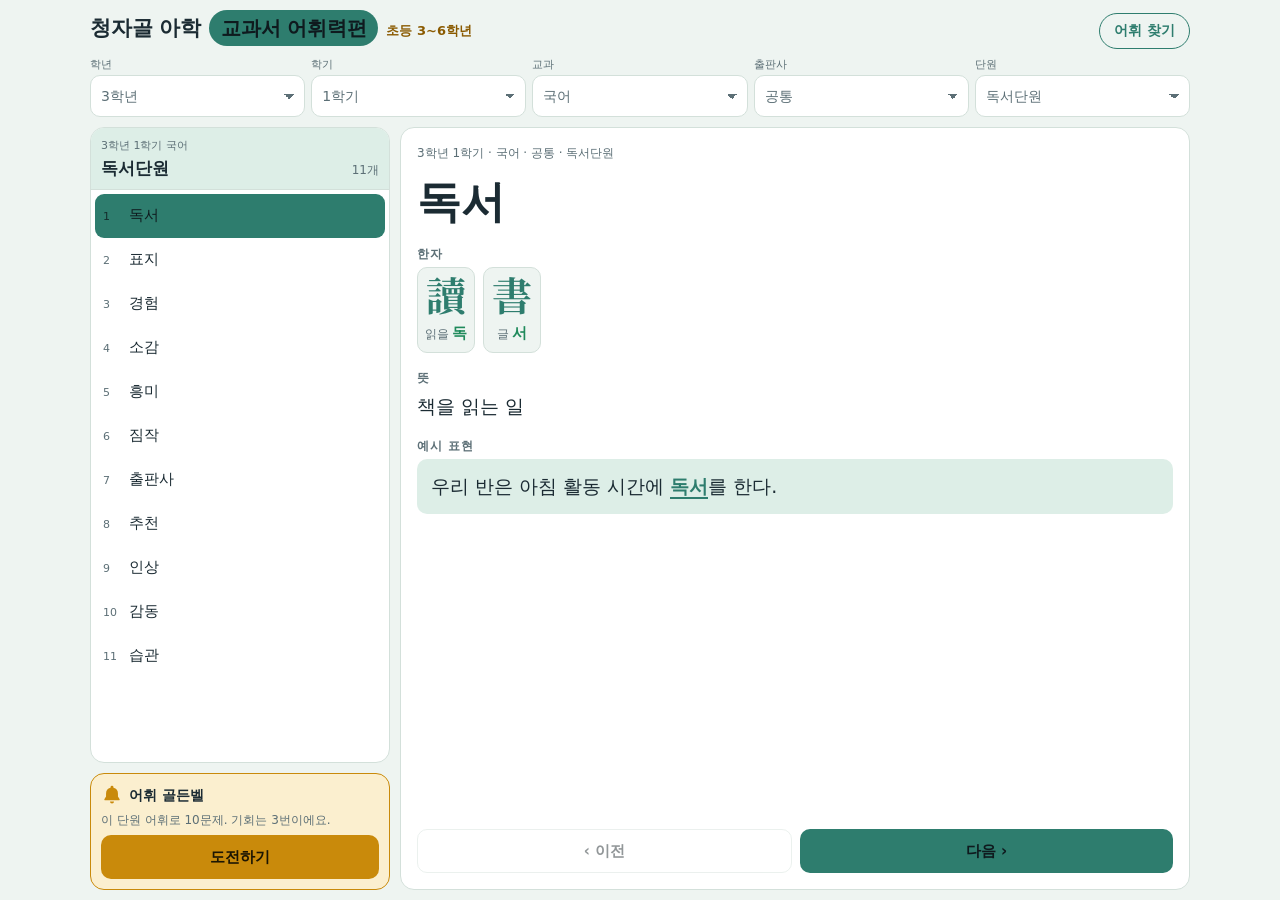
<file: vocab/index.html>
<!DOCTYPE html>
<html lang="ko">
<head>
<meta charset="UTF-8">
<meta name="viewport" content="width=device-width, initial-scale=1, viewport-fit=cover">
<meta name="color-scheme" content="light">
<title>청자골 아학 어휘력</title>
<meta name="description" content="초등 3~6학년 교과서 어휘력 교재 — 학년·학기·교과·단원별 어휘 카드와 골든벨 퀴즈">
<meta name="theme-color" content="#2E7D6E">
<link rel="manifest" href="manifest.webmanifest">
<meta name="apple-mobile-web-app-capable" content="yes">
<meta name="mobile-web-app-capable" content="yes">
<meta name="apple-mobile-web-app-status-bar-style" content="default">
<meta name="apple-mobile-web-app-title" content="아학 어휘력">
<link rel="apple-touch-icon" href="apple-touch-icon.png">
<link rel="icon" type="image/png" sizes="192x192" href="icon-192.png">
<style>
:root{color-scheme:light;box-sizing:border-box;padding-top:env(safe-area-inset-top,0px);padding-bottom:env(safe-area-inset-bottom,0px)}html{scroll-padding-top:env(safe-area-inset-top,0px)}body{margin:0;padding:0;font:14px -apple-system,BlinkMacSystemFont,sans-serif;background:#fff;color:#000}img{max-width:100%}[hidden]:not([hidden=until-found i]){display:none!important}
@font-face{font-family:"AhakSerif";src:url(../shared/fonts/NotoSerifKR-hanja.woff2) format("woff2");font-weight:100 900;font-display:swap;unicode-range:U+2E80-2FDF,U+3000-303F,U+3400-4DBF,U+4E00-9FFF,U+F900-FAFF,U+20000-2FA1F}

/* Layout: 상단 선택 박스 5개, 아래는 좌측(어휘 목록 + 골든벨) / 우측(상세) 2단. 폰·태블릿 모두 2단 유지 */
:root{
  --bg:#EEF4F1; --surface:#FFFFFF; --ink:#1B2B33; --muted:#5C6F76; --line:#D3E0DA;
  --celadon:#2E7D6E; --celadon-soft:#DDEEE7; --gold:#C98A0B; --gold-soft:#FBEFCF;
  --um:#1F8A5B; --gold-ink:#8A5A00; --ok:#1E8A4F; --ok-soft:#DDF3E5; --bad:#C23B3B; --bad-soft:#FADFDF;
  --f-body:-apple-system,BlinkMacSystemFont,system-ui,"Apple SD Gothic Neo","Malgun Gothic","Noto Sans KR",sans-serif;
  --f-han:"AhakSerif","Noto Serif KR","Apple Myungjo","AppleMyungjo","Batang",serif;
}
@media (prefers-color-scheme:dark){:root:not([data-theme="light"]){
  --bg:#0F1A1E; --surface:#17262B; --ink:#E6F0EC; --muted:#93A8A2; --line:#2A3D42;
  --celadon:#6CC4AE; --celadon-soft:#1F3B37; --gold:#F0B43A; --gold-soft:#3A3014;
  --um:#5FD8A0; --gold-ink:#F0B43A; --ok:#62D38E; --ok-soft:#1B3A2A; --bad:#F08080; --bad-soft:#3F2020; color-scheme:dark}}
:root[data-theme="dark"]{
  --bg:#0F1A1E; --surface:#17262B; --ink:#E6F0EC; --muted:#93A8A2; --line:#2A3D42;
  --celadon:#6CC4AE; --celadon-soft:#1F3B37; --gold:#F0B43A; --gold-soft:#3A3014;
  --um:#5FD8A0; --gold-ink:#F0B43A; --ok:#62D38E; --ok-soft:#1B3A2A; --bad:#F08080; --bad-soft:#3F2020; color-scheme:dark}
*{box-sizing:border-box}
[hidden]{display:none!important}
html,body{height:100%}
body{margin:0;background:var(--bg);color:var(--ink);font-family:var(--f-body);font-size:15px;line-height:1.5;padding-inline:16px;overflow-x:hidden}
button,select{font:inherit;color:inherit}
:focus-visible{outline:3px solid var(--gold);outline-offset:2px}
.app{height:100%;display:flex;flex-direction:column;gap:10px;padding-block:10px;max-width:1100px;margin-inline:auto}
header{display:flex;flex-direction:column;gap:8px}
.brand{display:flex;align-items:baseline;gap:8px;flex-wrap:wrap}
.brand h1{margin:0;font-size:18px;font-weight:700;letter-spacing:-.01em}
.brand span{font-size:12px;color:var(--muted)}
.brand .tag{font-size:clamp(15px,4.2vw,20px);font-weight:800;color:#fff;background:var(--celadon);padding:3px 12px;border-radius:999px;letter-spacing:-.01em;white-space:nowrap}
:root:not([data-theme="light"]) .brand .tag{color:#0F1A1E}
.brand .grades{white-space:nowrap;font-size:13px;font-weight:700;color:var(--gold-ink)}
.filters{display:grid;grid-template-columns:repeat(6,minmax(0,1fr));gap:6px}
.filters label{display:flex;flex-direction:column;gap:2px;min-width:0;font-size:11px;color:var(--muted);font-weight:500}
.filters label:nth-child(-n+3){grid-column:span 2}
.filters label:nth-child(n+4){grid-column:span 3}
select{width:100%;min-width:0;height:42px;padding:0 28px 0 10px;border:1.5px solid var(--line);border-radius:10px;background:var(--surface);font-size:14px;font-weight:500;text-overflow:ellipsis;appearance:none;-webkit-appearance:none;
  background-image:linear-gradient(45deg,transparent 50%,var(--muted) 50%),linear-gradient(135deg,var(--muted) 50%,transparent 50%);background-position:calc(100% - 15px) 18px,calc(100% - 10px) 18px;background-size:5px 5px;background-repeat:no-repeat}
select:focus{border-color:var(--celadon)}
@media (min-width:760px){
  .filters{grid-template-columns:repeat(5,minmax(0,1fr))}
  .filters label:nth-child(n){grid-column:auto}
  .brand h1{font-size:21px}
}
main{flex:1;min-height:0;display:grid;grid-template-columns:clamp(116px,36%,300px) minmax(0,1fr);gap:10px}
.left{display:flex;flex-direction:column;gap:10px;min-height:0;min-width:0}
.listwrap{flex:1;min-height:0;display:flex;flex-direction:column;background:var(--surface);border:1px solid var(--line);border-radius:14px;overflow:hidden}
.listhead{padding:10px 10px 8px;background:var(--celadon-soft);border-bottom:1px solid var(--line);display:flex;flex-direction:column;gap:1px}
.listhead small{font-size:11px;color:var(--muted)}
.listhead .row1{display:flex;justify-content:space-between;align-items:baseline;gap:6px}
.listhead b{color:var(--ink);font-weight:800;font-size:17px;word-break:keep-all}
.listhead span{font-size:12px;color:var(--muted)}
#vocab{list-style:none;margin:0;padding:4px;overflow-y:auto;flex:1;-webkit-overflow-scrolling:touch}
#vocab button{width:100%;display:flex;gap:8px;align-items:baseline;text-align:left;border:0;background:transparent;padding:10px 8px;min-height:44px;border-radius:9px;cursor:pointer;font-size:15px;font-weight:500;word-break:keep-all}
#vocab button .n{font-size:11px;color:var(--muted);min-width:18px;font-variant-numeric:tabular-nums}
#vocab button:hover{background:var(--celadon-soft)}
#vocab button[aria-current="true"]{background:var(--celadon);color:#fff}
#vocab button[aria-current="true"] .n{color:inherit;opacity:.8}
:root:not([data-theme="light"]) #vocab button[aria-current="true"]{color:#0F1A1E}
.bell{flex:none;background:var(--gold-soft);border:1.5px solid var(--gold);border-radius:14px;padding:10px;display:flex;flex-direction:column;gap:6px}
.bell .t{display:flex;align-items:center;gap:6px;font-weight:700;font-size:14px;color:var(--ink)}
.bell svg{width:22px;height:22px;flex:none;color:var(--gold)}
.bell p{margin:0;font-size:12px;color:var(--muted);line-height:1.4}
.btn{white-space:nowrap;border:0;border-radius:10px;min-height:44px;padding:0 14px;font-weight:700;font-size:15px;cursor:pointer;background:var(--celadon);color:#fff}
:root:not([data-theme="light"]) .btn{color:#0F1A1E}
.btn.gold{background:var(--gold);color:#fff}
:root:not([data-theme="light"]) .btn.gold{color:#1B1503}
.btn.ghost{background:transparent;color:var(--ink);border:1.5px solid var(--line)}
.btn:disabled{opacity:.45;cursor:not-allowed}
.detail{min-width:0;min-height:0;overflow-y:auto;background:var(--surface);border:1px solid var(--line);border-radius:14px;padding:16px;display:flex;flex-direction:column;gap:16px;-webkit-overflow-scrolling:touch}
.crumb{font-size:12px;color:var(--muted)}
.word{font-family:var(--f-han);font-weight:800;font-size:clamp(30px,6vw,44px);line-height:1.15;margin:0;word-break:keep-all}
.hanja{display:flex;flex-wrap:wrap;gap:8px}
.hz{display:flex;flex-direction:column;align-items:center;gap:2px;padding:8px 6px;min-width:58px;border:1.5px solid var(--line);border-radius:10px;background:var(--bg)}
.hz big{font-family:var(--f-han);font-size:clamp(30px,6vw,40px);line-height:1.1;font-weight:600;color:var(--celadon)}
.hz small{font-size:12px;color:var(--muted);white-space:nowrap}
.hz .um{color:var(--um);font-weight:800}
.hz small .um{font-size:15px}
.hzline{font-family:var(--f-han);font-size:26px;color:var(--celadon)}
.sec h3{margin:0 0 4px;font-size:12px;letter-spacing:.08em;color:var(--muted);font-weight:700}
.sec p{margin:0;font-size:clamp(16px,2.6vw,19px);line-height:1.6;word-break:keep-all}
.sec .ex{background:var(--celadon-soft);border-radius:10px;padding:12px 14px}
.sec .ex mark{background:transparent;color:var(--celadon);font-weight:700;border-bottom:2px solid var(--celadon)}
.muted{color:var(--muted)}
.nav{display:flex;gap:8px;margin-top:auto}
.nav .btn{flex:1}
.empty{margin:auto;text-align:center;color:var(--muted)}
/* quiz overlay */
.ov{position:fixed;inset:0;z-index:20;background:rgba(10,20,24,.62);display:flex;align-items:stretch;justify-content:center;padding:env(safe-area-inset-top,0px) 0 env(safe-area-inset-bottom,0px)}
.quiz{background:var(--bg);width:100%;max-width:680px;display:flex;flex-direction:column;gap:12px;padding:14px 16px;overflow-y:auto}
@media (min-width:700px){.ov{align-items:center;padding:20px}.quiz{border-radius:18px;max-height:min(100%,780px)}}
.qtop{display:flex;align-items:center;justify-content:space-between;gap:10px}
.qtop h2{margin:0;font-size:16px;display:flex;align-items:center;gap:6px}
.qtop h2 svg{width:22px;height:22px;color:var(--gold)}
.lives{display:flex;gap:4px;align-items:center;font-size:12px;color:var(--muted)}
.lives i{width:16px;height:16px;border-radius:50%;background:var(--bad);display:inline-block}
.lives i.off{background:transparent;border:2px solid var(--line)}
.ladder{display:flex;gap:4px}
.ladder span{flex:1;height:8px;border-radius:4px;background:var(--line)}
.ladder span.ok{background:var(--ok)}.ladder span.bad{background:var(--bad)}.ladder span.cur{background:var(--gold)}
.qcard{background:var(--surface);border:1px solid var(--line);border-radius:14px;padding:16px;display:flex;flex-direction:column;gap:6px}
.qtype{font-size:12px;font-weight:700;color:var(--gold);letter-spacing:.06em}
.qtext{font-size:clamp(17px,3vw,20px);line-height:1.55;margin:0;font-weight:500;word-break:keep-all}
.qhz{font-family:var(--f-han);font-size:34px;color:var(--celadon);font-weight:600}
.opts{display:grid;gap:8px}
.opt{display:flex;gap:10px;align-items:center;text-align:left;min-height:52px;padding:10px 14px;border-radius:12px;border:1.5px solid var(--line);background:var(--surface);cursor:pointer;font-size:16px;font-weight:500;word-break:keep-all}
.opt b{width:26px;height:26px;border-radius:50%;background:var(--celadon-soft);color:var(--celadon);display:grid;place-items:center;font-size:13px;flex:none}
.opt:hover:not(:disabled){border-color:var(--celadon)}
.opt.right{border-color:var(--ok);background:var(--ok-soft)}
.opt.wrong{border-color:var(--bad);background:var(--bad-soft)}
.opt:disabled{cursor:default;color:var(--ink)}
.fb{border-radius:12px;padding:12px 14px;font-size:14px;line-height:1.55}
.fb.ok{background:var(--ok-soft)}.fb.bad{background:var(--bad-soft)}
.fb strong{display:block;font-size:16px;margin-bottom:2px}
.res{text-align:center;display:flex;flex-direction:column;gap:10px;align-items:center;padding-block:10px}
.res .big{width:84px;height:84px;color:var(--gold)}
.res.win .big{animation:ring 1.2s ease-in-out 2;transform-origin:50% 10%}
@keyframes ring{0%,100%{transform:rotate(0)}20%{transform:rotate(18deg)}40%{transform:rotate(-16deg)}60%{transform:rotate(10deg)}80%{transform:rotate(-6deg)}}
@media (prefers-reduced-motion:reduce){.res.win .big{animation:none}}
.res h2{margin:0;font-size:22px}
.wr{width:100%;text-align:left;display:flex;flex-direction:column;gap:6px}
.wr div{background:var(--surface);border:1px solid var(--line);border-radius:10px;padding:8px 12px;font-size:14px}
.row{display:flex;gap:8px;width:100%}.row .btn{flex:1}

/* 색인 */
.ixbtn{margin-left:auto;min-height:36px;padding:0 14px;border-radius:999px;border:1.5px solid var(--celadon);background:transparent;color:var(--celadon);font-weight:700;font-size:14px;cursor:pointer;white-space:nowrap}
.ixbtn:hover{background:var(--celadon-soft)}
.ix{background:var(--bg);width:100%;max-width:820px;display:flex;flex-direction:column;min-height:0}
@media (min-width:700px){.ix{border-radius:18px;max-height:min(100%,860px)}}
.ixhead{padding:14px 16px 10px;display:flex;flex-direction:column;gap:8px;border-bottom:1px solid var(--line)}
.ixhead .r{display:flex;align-items:center;justify-content:space-between;gap:8px}
.ixhead h2{margin:0;font-size:18px}
.ixhead input{width:100%;height:44px;border:1.5px solid var(--line);border-radius:10px;padding:0 12px;font:inherit;font-size:15px;background:var(--surface);color:var(--ink)}
.ixhead input:focus{border-color:var(--celadon);outline:none}
.ixbody{overflow-y:auto;padding:10px 16px 16px;flex:1;min-height:0;-webkit-overflow-scrolling:touch}
.ix details{margin:0}
.ix summary{cursor:pointer;list-style:none;display:flex;align-items:center;gap:8px;min-height:40px;padding:6px 8px;border-radius:9px;font-weight:700}
.ix summary::-webkit-details-marker{display:none}
.ix summary::before{content:"▸";color:var(--muted);font-size:12px;transition:transform .15s;flex:none}
.ix details[open]>summary::before{transform:rotate(90deg)}
.ix summary:hover{background:var(--celadon-soft)}
.ix summary em{font-style:normal;font-weight:500;font-size:12px;color:var(--muted);margin-left:auto;white-space:nowrap}
.ix .l1>summary{font-size:17px;color:var(--celadon);background:var(--celadon-soft)}
.ix .l2>summary{font-size:15px}
.ix .l3>summary{font-size:14px}
.ix .l4>summary{font-size:14px;font-weight:600}
.ix .l5>summary{font-size:13px;font-weight:600;color:var(--gold-ink)}
.ix .kid{margin-left:12px;padding-left:8px;border-left:2px solid var(--line)}
.chips{display:flex;flex-wrap:wrap;gap:6px;padding:4px 4px 10px 8px}
.chip{border:1px solid var(--line);background:var(--surface);border-radius:999px;padding:5px 11px;min-height:34px;font-size:14px;cursor:pointer;word-break:keep-all}
.chip small{color:var(--muted);font-family:var(--f-han);margin-left:4px}
.chip:hover{border-color:var(--celadon);background:var(--celadon-soft)}
.hit{display:flex;flex-direction:column;align-items:flex-start;gap:0;width:100%;text-align:left;border:0;border-bottom:1px solid var(--line);background:transparent;padding:9px 6px;min-height:48px;cursor:pointer}
.hit:hover{background:var(--celadon-soft)}
.hit b{font-size:16px}.hit b small{font-family:var(--f-han);font-weight:500;color:var(--celadon);margin-left:6px}
.hit span{font-size:12px;color:var(--muted)}
@media (max-width:520px){.brand .grades{display:none}.brand h1{font-size:17px}}

</style>
</head>
<body>
<div class="app">
  <header>
    <div class="brand"><h1>청자골 아학</h1><span class="tag">교과서 어휘력편</span><span class="grades">초등 3~6학년</span><button class="ixbtn" id="ixBtn" type="button">어휘 찾기</button></div>
    <div class="filters" role="group" aria-label="교재 선택">
      <label for="selGrade">학년<select id="selGrade"></select></label>
      <label for="selSem">학기<select id="selSem"></select></label>
      <label for="selSubject">교과<select id="selSubject"></select></label>
      <label for="selPub">출판사<select id="selPub"></select></label>
      <label for="selUnit">단원<select id="selUnit"></select></label>
    </div>
  </header>
  <main>
    <section class="left" aria-label="단원 어휘">
      <div class="listwrap">
        <div class="listhead"><small id="unitSub"></small><div class="row1"><b id="unitName">단원</b><span id="cnt"></span></div></div>
        <ul id="vocab"></ul>
      </div>
      <div class="bell">
        <div class="t"><svg viewBox="0 0 24 24" fill="currentColor" aria-hidden="true"><path d="M12 2a1.6 1.6 0 0 1 1.6 1.6v.5A6.5 6.5 0 0 1 18.5 10.5v3.2l1.7 2.6a1 1 0 0 1-.84 1.55H4.64a1 1 0 0 1-.84-1.55l1.7-2.6v-3.2a6.5 6.5 0 0 1 4.9-6.4v-.5A1.6 1.6 0 0 1 12 2zm-2.2 17h4.4a2.2 2.2 0 0 1-4.4 0z"/></svg>어휘 골든벨</div>
        <p id="bellInfo"></p>
        <button class="btn gold" id="bellBtn" type="button">도전하기</button>
      </div>
    </section>
    <section class="detail" id="detail" aria-live="polite"></section>
  </main>
</div>
<div class="ov" id="ixov" hidden><div class="ix" id="ixp" role="dialog" aria-modal="true" aria-label="전체 어휘 색인">
  <div class="ixhead"><div class="r"><h2>전체 어휘 색인</h2><button class="btn ghost" id="ixClose" type="button" style="min-height:38px">닫기</button></div>
  <input id="ixq" type="search" placeholder="어휘나 한자 검색 (예: 지도, 地)" autocomplete="off"><div class="muted" id="ixsum" style="font-size:12px"></div></div>
  <div class="ixbody" id="ixbody"></div></div></div>
<div class="ov" id="ov" hidden><div class="quiz" id="quiz" role="dialog" aria-modal="true" aria-label="어휘 골든벨"></div></div>
<script src="data.js"></script>
<script>
const DATA=VDATA;
const SUBJ=['국어','수학','사회','과학'];
const $=id=>document.getElementById(id);
const S={g:null,s:null,sub:null,pub:null,unit:null,i:0};
const BELL='<svg viewBox="0 0 24 24" fill="currentColor" aria-hidden="true"><path d="M12 2a1.6 1.6 0 0 1 1.6 1.6v.5A6.5 6.5 0 0 1 18.5 10.5v3.2l1.7 2.6a1 1 0 0 1-.84 1.55H4.64a1 1 0 0 1-.84-1.55l1.7-2.6v-3.2a6.5 6.5 0 0 1 4.9-6.4v-.5A1.6 1.6 0 0 1 12 2zm-2.2 17h4.4a2.2 2.2 0 0 1-4.4 0z"/></svg>';
const esc=s=>String(s).replace(/[&<>"]/g,c=>({'&':'&amp;','<':'&lt;','>':'&gt;','"':'&quot;'}[c]));
function store(k,v){try{if(v===undefined)return JSON.parse(localStorage.getItem(k));localStorage.setItem(k,JSON.stringify(v))}catch(e){return null}}
const keysOf=(o,num)=>{const k=Object.keys(o);return num?k.sort((a,b)=>a-b):k};
function fill(sel,vals,cur,fmt){
  sel.innerHTML=vals.map(v=>`<option value="${esc(v)}">${esc(fmt?fmt(v):v)}</option>`).join('');
  const use=vals.map(String).includes(String(cur))?String(cur):String(vals[0]);
  sel.value=use;return use;
}
function sync(from){
  if(from==='init'){Object.assign(S,store('ja-sel')||{})}
  const gs=keysOf(DATA,1);S.g=fill($('selGrade'),gs,S.g,v=>v+'학년');
  const ss=keysOf(DATA[S.g],1);S.s=fill($('selSem'),ss,S.s,v=>v+'학기');
  const subs=SUBJ.filter(x=>DATA[S.g][S.s][x]);S.sub=fill($('selSubject'),subs,S.sub);
  const pubs=keysOf(DATA[S.g][S.s][S.sub]);S.pub=fill($('selPub'),pubs,S.pub);
  const units=keysOf(book());S.unit=fill($('selUnit'),units,S.unit);
  if(from!=='idx'&&from!=='init')S.i=0;
  if(S.i>=units_items().length)S.i=0;
  store('ja-sel',{g:S.g,s:S.s,sub:S.sub,pub:S.pub,unit:S.unit});
  renderList();renderDetail();renderBell();
}
const book=()=>DATA[S.g][S.s][S.sub][S.pub];
const units_items=()=>book()[S.unit]||[];
function renderList(){
  const it=units_items();
  $('unitName').textContent=S.unit;$('unitSub').textContent=S.g+'학년 '+S.s+'학기 '+S.sub;$('cnt').textContent=it.length+'개';
  $('vocab').innerHTML=it.map((w,i)=>`<li><button type="button" data-i="${i}" aria-current="${i===S.i}"><span class="n">${i+1}</span><span>${esc(w[0])}</span></button></li>`).join('');
  const cur=$('vocab').querySelector('[aria-current="true"]');if(cur)cur.scrollIntoView({block:'nearest'});
}
function renderDetail(){
  const it=units_items(),w=it[S.i],d=$('detail');
  if(!w){d.innerHTML='<p class="empty">왼쪽에서 어휘를 골라 보세요.</p>';return}
  const [word,hz,hun,mean,ex]=w;
  const parts=hun?hun.split('|'):[];
  const wordH=esc(word);
  let h='';
  if(hz){
    if(parts.length===hz.length) h='<div class="hanja">'+[...hz].map((c,i)=>{const tk=parts[i].trim().split(/\s+/),um=tk.pop();return `<div class="hz"><big>${c}</big><small>${esc(tk.join(' '))} <span class="um">${esc(um)}</span></small></div>`}).join('')+'</div>';
    else h=`<div><div class="hzline">${hz}</div><div class="muted" style="font-size:13px">${esc(parts.join(' '))}</div></div>`;
  }else h='<div class="muted" style="font-size:14px">한자 표기가 없는 어휘예요.</div>';
  const exh=ex?esc(ex).split(esc(word)).join(`<mark>${esc(word)}</mark>`):'<span class="muted">교재에 예시 표현이 없어요.</span>';
  d.innerHTML=`<div class="crumb">${S.g}학년 ${S.s}학기 · ${S.sub} · ${esc(S.pub)} · ${esc(S.unit)}</div>
  <h2 class="word">${wordH}</h2>
  <div class="sec"><h3>한자</h3>${h}</div>
  <div class="sec"><h3>뜻</h3><p>${mean?esc(mean):'<span class="muted">교재에 뜻풀이가 없어요.</span>'}</p></div>
  <div class="sec"><h3>예시 표현</h3><p class="ex">${exh}</p></div>
  <div class="nav"><button class="btn ghost" id="prev" type="button" ${S.i===0?'disabled':''}>‹ 이전</button><button class="btn" id="next" type="button" ${S.i>=it.length-1?'disabled':''}>다음 ›</button></div>`;
  d.scrollTop=0;
}
function pick(i){S.i=i;renderList();renderDetail()}
function renderBell(){
  const n=units_items().length,b=store('ja-best')||{};
  const best=b[[S.g,S.s,S.sub,S.pub,S.unit].join('/')];
  $('bellInfo').textContent=n<2?'어휘가 부족해요.':`이 단원 어휘로 ${Math.min(10,n)}문제. 기회는 3번이에요.`+(best!=null?` 최고 ${best}점`:'');
  $('bellBtn').disabled=n<2;
}
['Grade','Sem','Subject','Pub','Unit'].forEach(k=>$('sel'+k).addEventListener('change',e=>{
  const m={Grade:'g',Sem:'s',Subject:'sub',Pub:'pub',Unit:'unit'}[k];S[m]=e.target.value;sync(k==='Unit'?'unit':k)}));
$('vocab').addEventListener('click',e=>{const b=e.target.closest('button');if(b)pick(+b.dataset.i)});
$('detail').addEventListener('click',e=>{
  if(e.target.id==='prev')pick(S.i-1);if(e.target.id==='next')pick(S.i+1)});
document.addEventListener('keydown',e=>{
  if($('ov').hidden&&!/SELECT|INPUT/.test(document.activeElement.tagName)){
    if(e.key==='ArrowDown'&&S.i<units_items().length-1){pick(S.i+1);e.preventDefault()}
    if(e.key==='ArrowUp'&&S.i>0){pick(S.i-1);e.preventDefault()}}
  if(e.key==='Escape'){closeQuiz();closeIx()}});

/* ---------- 골든벨 ---------- */
const shuf=a=>{a=a.slice();for(let i=a.length-1;i>0;i--){const j=Math.random()*(i+1)|0;[a[i],a[j]]=[a[j],a[i]]}return a};
let Q=null;
function makeQuestions(){
  const items=units_items(),pool=[].concat(...Object.values(book()));
  const uniq=a=>{const s=new Set();return a.filter(x=>!s.has(x)&&s.add(x))};
  const qs=[];
  const lastT=[];
  shuf(items).slice(0,10).forEach(w=>{
    const [word,hz,hun,mean,ex]=w,types=[];
    if(mean)types.push('mean');
    if(hz)types.push('hanja');
    if(ex&&ex.includes(word))types.push('blank');
    if(mean)types.push('rev');
    if(!types.length)types.push('hanja0');
    const pref=types.filter(t=>t!==lastT[lastT.length-1]);
    const t=shuf(pref.length?pref:types)[0];lastT.push(t);
    const near=shuf(items.filter(x=>x[0]!==word)).concat(shuf(pool.filter(x=>x[0]!==word)));
    let ans,opts,prompt,hint='',type;
    if(t==='rev'){
      type='뜻 고르기';prompt=`‘${word}’의 뜻으로 알맞은 것은?`;
      ans=mean;opts=uniq([mean].concat(near.filter(x=>x[3]&&x[3]!==mean).map(x=>x[3]))).slice(0,4);
    }else{
      ans=word;
      opts=uniq([word].concat(near.map(x=>x[0]))).slice(0,4);
      if(t==='mean'){type='뜻풀이';prompt='다음 뜻에 알맞은 어휘는?';hint=mean.split(word).join('○○')}
      else if(t==='blank'){type='빈칸 채우기';prompt='빈칸에 들어갈 알맞은 어휘는?';hint=ex.split(word).join('(　　　)')}
      else{type='한자 어휘';prompt='다음 한자로 이루어진 어휘는?';
        const p=hun?hun.split('|'):[];hint=`<span class="qhz">${hz}</span>`+(p.length?`<div class="muted" style="font-size:13px">${esc(p.join(' · '))}</div>`:'');}
    }
    qs.push({type,prompt,hint,html:t==='hanja'||t==='hanja0',ans,opts:shuf(opts),w});
  });
  return qs;
}
function openQuiz(){
  Q={qs:makeQuestions(),i:0,lives:3,res:[],score:0,done:false,picked:null};
  $('ov').hidden=false;drawQ();$('quiz').scrollTop=0;
}
function closeQuiz(){$('ov').hidden=true;Q=null;renderBell()}
const ladder=()=>'<div class="ladder">'+Q.qs.map((_,i)=>`<span class="${Q.res[i]||(i===Q.i&&!Q.done?'cur':'')}"></span>`).join('')+'</div>';
const lives=()=>'<div class="lives" aria-label="남은 기회 '+Q.lives+'번">기회 '+[0,1,2].map(i=>`<i class="${i<Q.lives?'':'off'}"></i>`).join('')+'</div>';
function drawQ(){
  const q=Q.qs[Q.i],box=$('quiz');
  const hint=q.hint?(q.html?q.hint:`<p class="qtext" style="background:var(--celadon-soft);border-radius:10px;padding:10px 12px">${esc(q.hint)}</p>`):'';
  const L='①②③④';
  box.innerHTML=`<div class="qtop"><h2>${BELL}어휘 골든벨</h2>${lives()}</div>${ladder()}
  <div class="qcard"><div class="qtype">${Q.i+1} / ${Q.qs.length} · ${q.type}</div><p class="qtext">${esc(q.prompt)}</p>${hint}</div>
  <div class="opts">${q.opts.map((o,i)=>`<button type="button" class="opt" data-o="${i}"><b>${L[i]}</b><span>${esc(o)}</span></button>`).join('')}</div>
  <div id="fb"></div>
  <button class="btn ghost" type="button" id="qquit">그만하기</button>`;
}
function answer(oi){
  const q=Q.qs[Q.i];if(Q.picked!==null)return;
  Q.picked=oi;const ok=q.opts[oi]===q.ans;
  document.querySelectorAll('.opt').forEach((b,i)=>{b.disabled=true;
    if(q.opts[i]===q.ans)b.classList.add('right');else if(i===oi)b.classList.add('wrong')});
  Q.res[Q.i]=ok?'ok':'bad';if(ok)Q.score++;else Q.lives--;
  const [word,hz,hun,mean,ex]=q.w;
  const last=Q.i>=Q.qs.length-1,out=Q.lives<=0;
  $('fb').innerHTML=`<div class="fb ${ok?'ok':'bad'}"><strong>${ok?'정답이에요!':'아쉬워요. 정답은 ‘'+esc(q.type==='뜻 고르기'?word:q.ans)+'’'}</strong>${esc(word)}${hz?' ('+hz+')':''} · ${esc(mean||'')}</div>
  <button class="btn" type="button" id="qnext" style="width:100%;margin-top:8px">${out||last?'결과 보기':'다음 문제'}</button>`;
  document.querySelector('.qtop .lives').outerHTML=lives();
  document.querySelector('.ladder').outerHTML=ladder();
  $('qnext').scrollIntoView({block:'nearest'});$('qnext').focus({preventScroll:true});
}
function nextQ(){
  const out=Q.lives<=0,last=Q.i>=Q.qs.length-1;
  Q.picked=null;
  if(out||last){return result()}
  Q.i++;drawQ();$('quiz').scrollTop=0;
}
function result(){
  Q.done=true;
  const total=Q.qs.length,pts=Math.round(Q.score/total*100),win=Q.lives>0&&Q.res.length===total;
  const key=[S.g,S.s,S.sub,S.pub,S.unit].join('/'),b=store('ja-best')||{};
  if(b[key]==null||pts>b[key]){b[key]=pts;store('ja-best',b)}
  const wrong=Q.qs.filter((_,i)=>Q.res[i]==='bad');
  const skipped=total-Q.res.length;
  $('quiz').innerHTML=`<div class="res ${win?'win':''}">
    <div class="big">${BELL}</div>
    <h2>${win?'골든벨을 울렸어요!':'다음엔 꼭 울려 봐요'}</h2>
    <div class="muted">${Q.score}문제 정답 · ${pts}점${skipped?` · ${skipped}문제 남음`:''}</div>
    ${wrong.length?`<div class="wr"><strong style="font-size:13px" class="muted">다시 볼 어휘</strong>${wrong.map(q=>`<div><b>${esc(q.w[0])}</b>${q.w[1]?' ('+q.w[1]+')':''}<br><span class="muted">${esc(q.w[3]||'')}</span></div>`).join('')}</div>`:''}
    <div class="row"><button class="btn gold" type="button" id="qagain">다시 도전</button><button class="btn ghost" type="button" id="qclose">닫기</button></div></div>`;
  $('quiz').scrollTop=0;
}
$('bellBtn').addEventListener('click',openQuiz);
$('ov').addEventListener('click',e=>{
  if(e.target===$('ov'))return;
  const o=e.target.closest('.opt');if(o)return answer(+o.dataset.o);
  const id=e.target.id;
  if(id==='qnext')nextQ();else if(id==='qagain')openQuiz();else if(id==='qclose'||id==='qquit')closeQuiz();
});

/* ---------- 전체 색인 ---------- */
const ALL=[];
for(const g of keysOf(DATA,1))for(const s of keysOf(DATA[g],1))for(const sub of SUBJ.filter(x=>DATA[g][s][x]))for(const p of keysOf(DATA[g][s][sub]))for(const u of keysOf(DATA[g][s][sub][p]))DATA[g][s][sub][p][u].forEach((w,i)=>ALL.push({g,s,sub,p,u,i,w}));
const cntOf=o=>Object.values(o).reduce((a,v)=>a+(Array.isArray(v)?v.length:cntOf(v)),0);
function treeHTML(){
  let h='';
  for(const g of keysOf(DATA,1)){
    h+=`<details class="l1"><summary>${g}학년<em>${cntOf(DATA[g])}개</em></summary><div class="kid">`;
    for(const s of keysOf(DATA[g],1)){
      h+=`<details class="l2"><summary>${s}학기<em>${cntOf(DATA[g][s])}개</em></summary><div class="kid">`;
      for(const sub of SUBJ.filter(x=>DATA[g][s][x])){
        h+=`<details class="l3"><summary>${sub}<em>${cntOf(DATA[g][s][sub])}개</em></summary><div class="kid">`;
        for(const p of keysOf(DATA[g][s][sub])){
          h+=`<details class="l4"><summary>${esc(p)}<em>${cntOf(DATA[g][s][sub][p])}개</em></summary><div class="kid">`;
          for(const u of keysOf(DATA[g][s][sub][p])){
            h+=`<details class="l5" data-k="${esc([g,s,sub,p,u].join('\u0001'))}"><summary>${esc(u)}<em>${DATA[g][s][sub][p][u].length}개</em></summary><div class="chips"></div></details>`;
          }
          h+='</div></details>';
        }
        h+='</div></details>';
      }
      h+='</div></details>';
    }
    h+='</div></details>';
  }
  return h;
}
let treeDone=false;
function openIx(){
  $('ixov').hidden=false;
  if(!treeDone){$('ixbody').innerHTML=treeHTML();treeDone=true}
  $('ixsum').textContent='전체 '+ALL.length.toLocaleString()+'개 어휘 · 학년 › 학기 › 교과 › 출판사 › 단원';
  $('ixq').focus({preventScroll:true});
}
function closeIx(){$('ixov').hidden=true}
function jump(g,s,sub,p,u,i){
  Object.assign(S,{g:String(g),s:String(s),sub,pub:p,unit:u,i:+i});
  closeIx();sync('idx');
}
$('ixBtn').addEventListener('click',openIx);
$('ixClose').addEventListener('click',closeIx);
$('ixov').addEventListener('click',e=>{if(e.target===$('ixov'))closeIx()});
$('ixbody').addEventListener('toggle',e=>{
  const d=e.target;
  if(d.classList&&d.classList.contains('l5')&&d.open){
    const c=d.querySelector('.chips');
    if(!c.children.length){
      const [g,s,sub,p,u]=d.dataset.k.split('\u0001');
      c.innerHTML=DATA[g][s][sub][p][u].map((w,i)=>`<button type="button" class="chip" data-j="${esc(d.dataset.k)}\u0001${i}">${esc(w[0])}${w[1]?`<small>${w[1]}</small>`:''}</button>`).join('');
    }
  }
},true);
$('ixbody').addEventListener('click',e=>{
  const b=e.target.closest('[data-j]');if(!b)return;
  const [g,s,sub,p,u,i]=b.dataset.j.split('\u0001');jump(g,s,sub,p,u,i);
});
let qt=0;
$('ixq').addEventListener('input',e=>{
  clearTimeout(qt);const q=e.target.value.trim();
  qt=setTimeout(()=>{
    if(!q){$('ixbody').innerHTML=treeHTML();$('ixsum').textContent='전체 '+ALL.length.toLocaleString()+'개 어휘 · 학년 › 학기 › 교과 › 출판사 › 단원';return}
    const r=ALL.filter(x=>x.w[0].includes(q)||x.w[1].includes(q));
    $('ixsum').textContent=`‘${q}’ 검색 결과 ${r.length.toLocaleString()}개`+(r.length>200?' (앞 200개만 표시)':'');
    $('ixbody').innerHTML=r.slice(0,200).map(x=>`<button type="button" class="hit" data-j="${esc([x.g,x.s,x.sub,x.p,x.u,x.i].join('\u0001'))}"><b>${esc(x.w[0])}${x.w[1]?`<small>${x.w[1]}</small>`:''}</b><span>${x.g}학년 ${x.s}학기 · ${x.sub} · ${esc(x.p)} · ${esc(x.u)}</span></button>`).join('')||'<p class="muted" style="text-align:center">검색 결과가 없어요.</p>';
  },150);
});
sync('init');
</script>
<script>
/* PWA: 서비스 워커 등록 — 처음 열 때 전체 자산을 저장해 두고, 그다음부터는 오프라인에서도 열립니다. 새 버전이 올라오면 자동으로 새로고침합니다. */
if('serviceWorker' in navigator && /^https?:/.test(location.protocol)){
  window.addEventListener('load',()=>{
    let had=!!navigator.serviceWorker.controller;
    navigator.serviceWorker.addEventListener('controllerchange',()=>{ if(had){ console.log('[pwa] 새 버전으로 새로고침'); location.reload(); } had=true; });
    navigator.serviceWorker.register('./sw.js').then(reg=>{ console.log('[pwa] service worker 등록 · scope='+reg.scope); }).catch(e=>console.warn('[pwa] 등록 실패',e));
  });
}
</script>
</body>
</html>
</file>
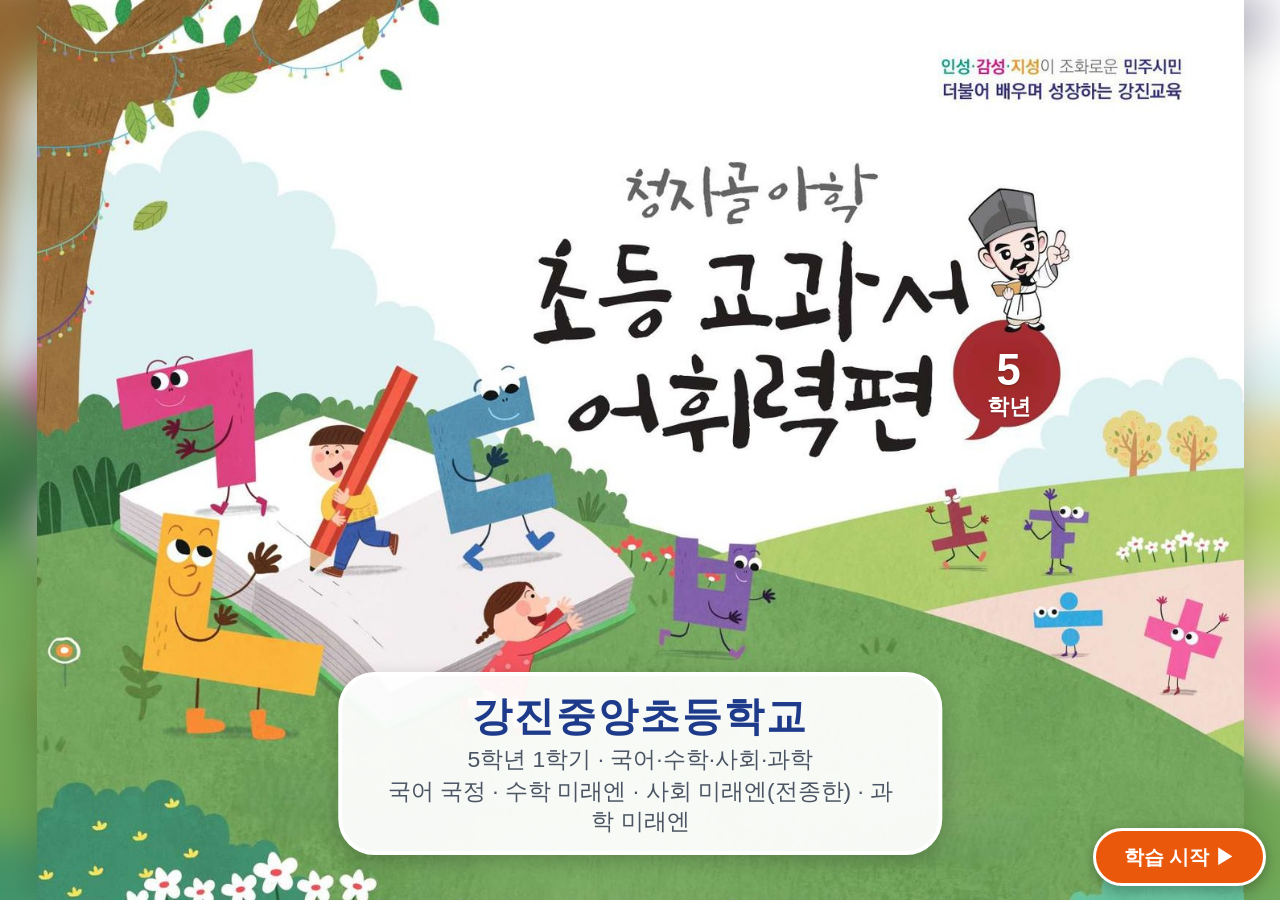
<file: _src/student-sample-original.html>
<!DOCTYPE html>
<html lang="ko">
<head>
<meta charset="UTF-8">
<meta name="viewport" content="width=device-width, initial-scale=1, maximum-scale=1, viewport-fit=cover">
<meta name="apple-mobile-web-app-capable" content="yes">
<meta name="color-scheme" content="light">
<title>청자골 아학-교과서 어휘력 카드</title>
<style>
:root{--p:#2563eb;--p2:#1d4ed8;--bg:#f3f4f6;--fg:#111827;--mut:#6b7280;--bd:#d1d5db;--card:#ffffff;--acc:#fff7ed;--r:12px;--side:300px;}
*{box-sizing:border-box;-webkit-tap-highlight-color:transparent}
html,body{height:100%;margin:0}
:root{box-sizing:border-box;padding-top:env(safe-area-inset-top,0px);padding-bottom:env(safe-area-inset-bottom,0px)}
html{scroll-padding-top:env(safe-area-inset-top,0px)}
body{font-family:Pretendard,-apple-system,BlinkMacSystemFont,"Apple SD Gothic Neo","Malgun Gothic","Noto Sans KR",sans-serif;background:var(--bg);color:var(--fg);display:flex;flex-direction:column;height:100%;overflow:hidden;font-size:17px;touch-action:manipulation}
button{font:inherit;cursor:pointer;border:1px solid var(--bd);background:#fff;color:var(--fg);border-radius:10px;padding:10px 14px;min-height:44px}
button.on{background:var(--p);border-color:var(--p);color:#fff}
button:active{transform:scale(.98)}
header{background:#fff;border-bottom:1px solid var(--bd);padding:10px 14px;display:flex;flex-direction:column;gap:8px;flex:0 0 auto}
.brand{display:flex;align-items:baseline;gap:10px}
.brand h1{font-size:19px;margin:0}
.brand span{font-size:13px;color:var(--mut)}
.filters{display:flex;flex-wrap:wrap;gap:6px 18px;align-items:center}
.fg{display:flex;align-items:center;gap:6px}
.fg label{font-size:13px;color:var(--mut);min-width:30px}
.seg{display:flex;gap:4px;flex-wrap:wrap}
.seg button{padding:6px 12px;min-height:38px;font-size:15px}
main{flex:1 1 auto;display:flex;min-height:0}
aside{width:var(--side);flex:0 0 var(--side);background:#fff;border-right:1px solid var(--bd);display:flex;flex-direction:column;min-height:0}
.sideTop{padding:10px 12px;border-bottom:1px solid var(--bd);display:flex;gap:8px;align-items:center}
.sideTop input{flex:1;font:inherit;font-size:15px;padding:9px 12px;border:1px solid var(--bd);border-radius:10px;min-width:0}
.sideTop .cnt{font-size:13px;color:var(--mut);white-space:nowrap}
#list{list-style:none;margin:0;padding:6px;overflow-y:auto;flex:1;-webkit-overflow-scrolling:touch;overscroll-behavior:contain}
#list li{display:grid;grid-template-columns:34px 1fr auto;align-items:center;gap:8px;padding:10px 10px;border-radius:10px;cursor:pointer;min-height:48px;border:1px solid transparent}
#list li+li{margin-top:2px}
#list li .no{font-size:13px;color:var(--mut);text-align:right;font-variant-numeric:tabular-nums}
#list li .w{font-weight:600;font-size:17px}
#list li .h{font-size:13px;color:var(--mut);letter-spacing:1px}
#list li .u{grid-column:2/4;font-size:12px;color:var(--mut)}
#list li.on{background:#eff6ff;border-color:#bfdbfe}
#list li.on .w{color:var(--p2)}
#list li.done .no::after{content:"";display:inline-block;width:6px;height:6px;border-radius:50%;background:#16a34a;margin-left:4px;vertical-align:middle}
#list .uh{padding:10px 10px 4px;font-size:12px;color:var(--mut);font-weight:600;letter-spacing:.5px}
section{flex:1;display:flex;flex-direction:column;min-width:0;min-height:0}
.topbar{display:flex;align-items:center;gap:10px;padding:10px 16px 0}
.topbar .crumb{font-size:14px;color:var(--mut);flex:1;min-width:0;white-space:nowrap;overflow:hidden;text-overflow:ellipsis}
.topbar .pos{font-size:14px;color:var(--mut);font-variant-numeric:tabular-nums}
.prog{height:4px;background:#e5e7eb;margin:8px 16px 0;border-radius:2px;overflow:hidden}
.prog i{display:block;height:100%;background:var(--p);width:0;transition:width .2s}
.stage{flex:1;display:flex;align-items:center;justify-content:center;padding:12px 16px;min-height:0}
.card{width:100%;max-width:760px;height:100%;max-height:560px;perspective:1600px;cursor:pointer;user-select:none;-webkit-user-select:none}
.inner{position:relative;width:100%;height:100%;transition:transform .45s;transform-style:preserve-3d}
.card.flip .inner{transform:rotateY(180deg)}
.face{position:absolute;inset:0;background:var(--card);border:1px solid var(--bd);border-radius:18px;backface-visibility:hidden;-webkit-backface-visibility:hidden;display:flex;flex-direction:column;align-items:center;justify-content:center;padding:28px 32px;overflow:auto}
.back{transform:rotateY(180deg);background:var(--acc);justify-content:flex-start}
.tag{font-size:13px;color:var(--mut);margin-bottom:10px}
.word{font-size:56px;font-weight:800;letter-spacing:2px;line-height:1.2;text-align:center;word-break:keep-all}
.hanja{display:flex;flex-wrap:wrap;gap:10px;justify-content:center;margin-top:26px}
.hz{display:flex;flex-direction:column;align-items:center;border:1px solid var(--bd);border-radius:12px;padding:10px 12px;min-width:84px;background:#fff}
.hz b{font-size:40px;font-weight:500;line-height:1.1;font-family:"Noto Serif KR","Apple Myungjo","Batang",serif}
.hz small{font-size:14px;color:#374151;margin-top:6px;white-space:nowrap}
.nohanja{color:var(--mut);font-size:15px;margin-top:22px}
.hint{position:absolute;bottom:14px;font-size:13px;color:#9ca3af}
.back .word{font-size:34px;margin-bottom:4px}
.back .hjline{font-size:17px;color:#374151;letter-spacing:2px;margin-bottom:18px}
.blk{width:100%;max-width:640px;background:#fff;border:1px solid #fed7aa;border-radius:12px;padding:14px 18px;margin-top:10px;text-align:left}
.blk h4{margin:0 0 6px;font-size:13px;color:#c2410c;font-weight:700;letter-spacing:.5px}
.blk p{margin:0;font-size:20px;line-height:1.55;word-break:keep-all}
.blk p mark{background:#fde68a;color:inherit;padding:0 2px;border-radius:3px}
.nav{display:flex;gap:10px;padding:10px 16px 12px;align-items:center;flex:0 0 auto}
.nav .big{flex:1;font-size:18px;font-weight:600;min-height:54px}
.nav .reveal{min-width:120px;min-height:54px}
.empty{color:var(--mut);text-align:center;padding:40px}
#toggleSide{display:none}
@media (max-width:900px){:root{--side:230px}.word{font-size:44px}.hz b{font-size:32px}.hz{min-width:70px}.blk p{font-size:18px}}
@media (max-width:640px){
  #toggleSide{display:inline-block}
  aside{position:absolute;left:0;top:0;bottom:0;z-index:5;transform:translateX(-100%);transition:transform .25s;box-shadow:none}
  body.sideOpen aside{transform:none}
  main{position:relative}
  .word{font-size:38px}
}

/* ===== 어휘력 퀴즈 ===== */
section{position:relative}
#list li.quizRow{display:flex;flex-direction:column;justify-content:center;align-items:center;gap:2px;margin-top:12px;padding:12px;min-height:60px;background:linear-gradient(135deg,#fb923c,#ea580c);color:#fff;border:0;border-radius:14px;box-shadow:0 3px 0 #c2410c;text-align:center}
#list li.quizRow .qr1{font-weight:800;font-size:18px}
#list li.quizRow .qr2{font-size:12px;opacity:.92}
#list li.quizRow.on{background:linear-gradient(135deg,#c2410c,#9a3412);box-shadow:none;transform:translateY(2px)}
body.quizOn #list li.on:not(.quizRow){background:transparent;border-color:transparent}
body.quizOn #list li.on:not(.quizRow) .w{color:inherit}
#quiz{position:absolute;inset:0;background:var(--bg);display:none;flex-direction:column;z-index:4;min-height:0}
body.quizOn #quiz{display:flex}
.qHead{display:flex;align-items:center;gap:10px;padding:10px 16px 0}
.qHead .crumb{font-size:14px;color:var(--mut);flex:1;min-width:0;white-space:nowrap;overflow:hidden;text-overflow:ellipsis}
.qHead .pos{font-size:14px;color:var(--mut);font-variant-numeric:tabular-nums;white-space:nowrap}
.qHead button{min-height:40px;padding:6px 14px;font-size:15px}
#qSide{display:none}
#qBody{flex:1;min-height:0;overflow-y:auto;padding:12px 16px;display:flex;flex-direction:column;align-items:center;-webkit-overflow-scrolling:touch}
#qMain{width:100%;max-width:840px;margin:auto 0}
.qCard{background:#fff;border:1px solid var(--bd);border-radius:18px;padding:24px 28px;text-align:center}
.qCard h2{margin:6px 0 2px;font-size:30px}
.qCard .qBig{font-size:56px;line-height:1}
.qSub{color:var(--mut);font-size:15px;margin:0 0 14px}
.qInfo{list-style:none;margin:0 auto 16px;padding:0;max-width:520px;text-align:left;font-size:16px;line-height:1.7;color:#374151}
.qInfo li::before{content:"✔ ";color:#ea580c}
.qCnt{display:flex;align-items:center;justify-content:center;gap:8px;margin:6px 0 18px;flex-wrap:wrap}
.qCnt label{font-size:14px;color:var(--mut)}
.qCnt .seg button{min-height:46px;font-size:17px;padding:8px 18px}
.qGo{min-width:240px;min-height:60px;font-size:20px;font-weight:800;background:#ea580c;border-color:#ea580c;color:#fff}
.qBest{margin-top:14px;font-size:14px;color:#9a3412}
.qType{display:inline-block;font-size:14px;font-weight:700;color:#c2410c;background:#ffedd5;border-radius:999px;padding:5px 14px;margin-bottom:12px}
.qPrompt{background:#fff;border:1px solid var(--bd);border-radius:18px;padding:22px 26px;text-align:center}
.qPrompt .qAsk{font-size:16px;color:var(--mut);margin:0 0 10px}
.qPrompt .qText{font-size:27px;line-height:1.6;font-weight:700;margin:0;word-break:keep-all}
.qPrompt .qWord{font-size:52px;font-weight:800;letter-spacing:2px;line-height:1.25;margin:4px 0 0;word-break:keep-all}
.qPrompt .blank{display:inline-block;min-width:96px;border-bottom:4px solid #ea580c;margin:0 4px;vertical-align:baseline;height:1em}
.qChoices{display:grid;grid-template-columns:1fr 1fr;gap:12px;margin-top:14px}
.qc{display:flex;align-items:center;gap:12px;text-align:left;min-height:76px;padding:14px 16px;font-size:20px;line-height:1.45;border:2px solid var(--bd);border-radius:16px;background:#fff;word-break:keep-all}
.qc .no{flex:0 0 34px;height:34px;border-radius:50%;background:#f3f4f6;color:#374151;font-weight:800;font-size:16px;display:flex;align-items:center;justify-content:center}
.qc.ok{background:#dcfce7;border-color:#16a34a;color:#14532d}
.qc.ok .no{background:#16a34a;color:#fff}
.qc.no{background:#fee2e2;border-color:#dc2626;color:#7f1d1d}
.qc.no .no{background:#dc2626;color:#fff}
.qc.dim{opacity:.5}
.qc:disabled{cursor:default}
.qFb{margin-top:14px;border-radius:16px;padding:14px 18px;font-size:18px;line-height:1.6;text-align:left}
.qFb.ok{background:#f0fdf4;border:1px solid #86efac}
.qFb.no{background:#fef2f2;border:1px solid #fca5a5}
.qFb .res{font-weight:800;font-size:20px;margin-bottom:4px}
.qFb mark{background:#fde68a;color:inherit;padding:0 2px;border-radius:3px}
.qFb .ex{color:#4b5563;font-size:16px;margin-top:4px}
#qNav .big{background:#ea580c;border-color:#ea580c;color:#fff}
.qScore{font-size:64px;font-weight:800;color:#ea580c;line-height:1.1;margin:6px 0}
.qScore small{font-size:26px;color:var(--mut);font-weight:600}
.qMsg{font-size:22px;font-weight:700;margin:0 0 12px}
.qWrong{text-align:left;margin:14px auto 0;max-width:640px}
.qWrong h3{font-size:15px;color:#c2410c;margin:0 0 8px}
.qWrong .it{background:#fff7ed;border:1px solid #fed7aa;border-radius:12px;padding:10px 14px;margin-top:8px;font-size:17px;line-height:1.5}
.qWrong .it b{font-size:19px}
.qActs{display:flex;gap:10px;justify-content:center;flex-wrap:wrap;margin-top:20px}
.qActs button{min-height:54px;padding:10px 22px;font-size:18px;font-weight:700}
.qActs .pri{background:#ea580c;border-color:#ea580c;color:#fff}
@media (max-width:900px){.qPrompt .qWord{font-size:44px}.qPrompt .qText{font-size:23px}.qc{font-size:18px}}
@media (max-width:640px){#qSide{display:inline-block}.qChoices{grid-template-columns:1fr}.qPrompt .qWord{font-size:38px}.qCard{padding:18px}}

.sr-only{position:absolute;width:1px;height:1px;margin:-1px;overflow:hidden;clip:rect(0,0,0,0)}

/* ===== 학생용 추가 ===== */
html{background:var(--bg)}
.brandRow{display:flex;align-items:center;justify-content:space-between;gap:10px}
.myBtn{min-height:40px;padding:6px 14px;font-size:15px;border-radius:999px;background:#eff6ff;border-color:#bfdbfe;color:#1d4ed8;font-weight:700;white-space:nowrap}
.pv{font-size:13px;font-weight:700;background:#fef3c7;color:#92400e;border-radius:999px;padding:4px 12px}
/* 표지 */
#cover{position:fixed;inset:0;z-index:100;display:flex;align-items:center;justify-content:center;background:#cfe8d0;overflow:hidden;transition:opacity .35s,visibility .35s}
#cover.hide{opacity:0;visibility:hidden;pointer-events:none}
#cover .bgblur{position:absolute;inset:-5%;background:var(--cv) center/cover;filter:blur(22px) saturate(1.1)}
#cover .art{position:relative;container-type:inline-size;width:min(100vw,calc(100dvh * 1.3410));aspect-ratio:1644/1226;background:var(--cv) center/100% 100% no-repeat;box-shadow:0 0 40px rgba(0,0,0,.18)}
#cover .grade{position:absolute;left:80.5%;top:42.6%;transform:translate(-50%,-50%);color:#fff;text-align:center;font-weight:800;line-height:1;pointer-events:none;text-shadow:0 1px 2px rgba(0,0,0,.25)}
#cover .grade b{display:block;font-size:3.6cqw}
#cover .grade small{display:block;font-size:1.8cqw;margin-top:.3cqw}
#cover .school{position:absolute;left:50%;bottom:5%;transform:translateX(-50%);min-width:40cqw;max-width:70cqw;display:flex;flex-direction:column;align-items:center;gap:.2cqw;background:rgba(255,255,255,.94);border:.35cqw solid #fff;border-radius:3cqw;box-shadow:0 .5cqw 1.6cqw rgba(0,0,0,.2);padding:1.2cqw 3cqw;text-align:center}
#cover .school b{font-size:3.3cqw;color:#1e3a8a;letter-spacing:.05em;line-height:1.3}
#cover .school span{font-size:1.9cqw;color:#4b5563;line-height:1.3}
#coverGo{position:absolute;right:max(14px,env(safe-area-inset-right));bottom:max(14px,env(safe-area-inset-bottom));min-height:58px;padding:12px 28px;font-size:20px;font-weight:800;border-radius:999px;background:#ea580c;border:3px solid #fff;color:#fff;box-shadow:0 4px 14px rgba(0,0,0,.28)}
.brand{cursor:pointer}
/* 승인 · 내 진도 창 */
.ovl{position:fixed;inset:0;z-index:120;background:rgba(15,23,42,.6);display:flex;align-items:center;justify-content:center;padding:16px}
.ovl.hide{display:none}
.gcard{background:#fff;border-radius:20px;max-width:560px;width:100%;max-height:100%;overflow:auto;padding:26px 28px;box-shadow:0 10px 40px rgba(0,0,0,.3)}
.gcard h2{margin:0 0 6px;font-size:24px}
.gcard hr{border:0;border-top:1px solid var(--bd);margin:18px 0}
.gp{font-size:16px;line-height:1.65;color:#374151;margin:6px 0 12px}
.gl{display:block;font-size:14px;color:var(--mut);margin:10px 0 0}
.gl input{display:block;width:100%;margin-top:6px;font:inherit;font-size:19px;padding:12px 14px;border:2px solid var(--bd);border-radius:12px;color:var(--fg)}
.gl input:focus{outline:none;border-color:var(--p)}
.gcode{display:block;width:100%;font:600 15px/1.55 ui-monospace,Menlo,Consolas,"Noto Sans Mono",monospace;background:#f3f4f6;border:1px dashed #9ca3af;border-radius:12px;padding:12px 14px;word-break:break-all;color:#111827;user-select:all;-webkit-user-select:all;resize:none}
.gerr{min-height:22px;margin-top:8px;font-size:15px;color:#b91c1c;font-weight:600}
.gacts{display:flex;gap:10px;flex-wrap:wrap;margin-top:12px}
.gacts button{min-height:50px;padding:10px 20px;font-size:17px;font-weight:700}
.gacts .gpri{background:#ea580c;border-color:#ea580c;color:#fff}
.gsm{font-size:14px;color:var(--mut);margin:14px 0 0}
.mrow{display:grid;grid-template-columns:84px 1fr 78px;align-items:center;gap:12px;margin:10px 0;font-size:15px}
.mrow b{text-align:right;font-variant-numeric:tabular-nums}
.mbar{height:12px;background:#e5e7eb;border-radius:6px;overflow:hidden}
.mbar i{display:block;height:100%;background:#16a34a;border-radius:6px}
.mbar.o i{background:#ea580c}

/* ===== 학습지 느낌 테마 (크림 바탕 · 점선 틀 · 주황 테두리) ===== */
:root{--p:#e8590c;--p2:#c2410c;--bg:#fef2e8;--ink:#011734;--line:#f9b298}
body{background:#fef2e8;color:#011734}
header{background:#fff;border-bottom:3px solid #f9b298;box-shadow:0 2px 0 #ffde59}
.brand h1{font-size:21px;font-weight:800;color:#011734;letter-spacing:-.3px;background:linear-gradient(transparent 62%,#ffde59 62%);padding:0 4px}
.seg button.on,button.pri{background:#e8590c;border-color:#e8590c;color:#fff}
aside{background:#fff8f3;border-right:2px dashed #f9b298}
.sideTop{border-bottom:2px dashed #f9b298}
.sideTop input{border:2px solid #f9b298;border-radius:12px;background:#fff}
#list li{border-radius:14px}
#list li.on{background:#fff;border:2px solid #f08a5d;box-shadow:0 2px 0 #ffde59}
#list li.on .w{color:#c2410c}
#list .uh{color:#c2410c}
section{background:
  radial-gradient(circle at 12px 12px,rgba(249,178,152,.35) 0 4px,transparent 5px) 0 0/48px 48px,
  #fef2e8}
.prog{background:#fce3da}
.prog i{background:#f08a5d}
.stage{padding:14px 18px}
.card{max-width:820px;padding:0}
.face{background:#fff;border:3px solid #f9b298;border-radius:24px;box-shadow:0 0 0 7px #fef5f2,0 0 0 9px #f9b298,0 12px 24px rgba(240,138,93,.15)}
.face::before{content:"";position:absolute;left:14px;right:14px;top:14px;bottom:14px;border:2px dotted #011734;border-radius:16px;opacity:.28;pointer-events:none}
.back{background:#fffaf6}
.tag{background:#ffde59;color:#011734;font-weight:700;border-radius:999px;padding:4px 16px;font-size:14px;border:2px solid #ffbd59}
.word{color:#011734}
.hz{border:2px dashed #a6a6a6;border-radius:8px;background:#fff}
.hz b{color:#011734}
.hz small{color:#e5352b;font-weight:700;font-size:15px}
.hint{color:#c2410c;opacity:.75}
.back .hjline{color:#011734}
.blk{border:2px solid #011734;border-radius:14px;background:#fff;box-shadow:3px 3px 0 #f9b298}
.blk h4{display:inline-block;background:#ffde59;color:#011734;border-radius:6px;padding:1px 9px;font-size:13px}
.blk p mark{background:none;color:#e5352b;font-weight:800;padding:0}
.nav .big,.nav .reveal{border:2px solid #f9b298;border-radius:14px;background:#fff;color:#011734}
.nav .reveal{background:#ffde59;border-color:#ffbd59;font-weight:800}
.nav .big:active,.nav .reveal:active{transform:translateY(1px)}

</style>
</head>
<body>
<div id="cover" role="dialog" aria-label="표지" style="--cv:url([data-uri])">
  <div class="bgblur"></div>
  <div class="art">
    <h1 class="sr-only">청자골 아학-교과서 어휘력 카드</h1>
    <div class="grade"><b id="coverGrade"></b><small>학년</small></div>
    <div class="school"><b id="coverSchool"></b><span id="coverSub"></span></div>
  </div>
  <button id="coverGo">학습 시작 ▶</button>
</div>
<header>
  <div class="brandRow">
    <div class="brand" title="표지 보기"><h1>청자골 아학-교과서 어휘력 카드</h1><span id="brandSub"></span></div>
    <span id="pvChip" class="pv" hidden>미리보기 · 학습 기록이 저장되지 않아요</span>
  </div>
  <div class="filters">
    <div class="fg"><label>교과</label><div class="seg" id="fSub"></div></div>
    <div class="fg"><label>단원</label><div class="seg" id="fUnit"></div></div>
  </div>
</header>
<main>
  <aside>
    <div class="sideTop">
      <input id="q" type="search" placeholder="어휘 검색" autocomplete="off">
      <span class="cnt" id="cnt"></span>
    </div>
    <ul id="list"></ul>
  </aside>
  <section>
    <div class="topbar">
      <button id="toggleSide">목록</button>
      <div class="crumb" id="crumb"></div>
      <div class="pos" id="pos"></div>
    </div>
    <div class="prog"><i id="bar"></i></div>
    <div class="stage">
      <div class="card" id="card">
        <div class="inner">
          <div class="face front" id="front"></div>
          <div class="face back" id="back"></div>
        </div>
      </div>
    </div>
    <div class="nav">
      <button class="big" id="prev">‹ 이전</button>
      <button class="reveal" id="reveal">뜻 보기</button>
      <button class="big" id="next">다음 ›</button>
    </div>
    <div id="quiz">
      <div class="qHead">
        <button id="qSide">목록</button>
        <div class="crumb" id="qCrumb"></div>
        <div class="pos" id="qPos"></div>
        <button id="qExit">✕ 나가기</button>
      </div>
      <div class="prog"><i id="qBar"></i></div>
      <div id="qBody"><div id="qMain"></div></div>
      <div class="nav" id="qNav" style="display:none"><button class="big" id="qNext">다음 문제 ›</button></div>
    </div>
  </section>
</main>
<script>
/* ===== 학생용 어휘 카드 ===== */
const CONFIG={"school":"강진중앙초등학교","className":"1반","grade":5,"semester":1,"subjects":["국어","수학","사회","과학"],"publishers":{"국어":"국정","수학":"미래엔","사회":"미래엔(전종한)","과학":"미래엔"},"classId":"강진중앙초등학교_5_1반_1_국어국정,수학미래엔,사회미래엔(전종한),과학미래엔","createdAt":"2026-10-19"};
const DATA=[{"g":5,"s":1,"sub":"국어","unit":"1단원","n":1,"w":"대화","hj":[{"h":"對","t":"대할 대"},{"h":"話","t":"말씀 화"}],"m":"서로 마주하여 이야기를 주고받음","e":"친구와 대화를 나누다.","p":"국정"},{"g":5,"s":1,"sub":"국어","unit":"1단원","n":2,"w":"배려","hj":[{"h":"配","t":"나눌 배"},{"h":"慮","t":"생각할 려"}],"m":"도와주거나 보살펴 주려고 마음을 씀","e":"친구의 마음을 생각하며 배려 하다.","p":"국정"},{"g":5,"s":1,"sub":"국어","unit":"1단원","n":3,"w":"상황","hj":[{"h":"狀","t":"형상 상"},{"h":"況","t":"상황 황"}],"m":"일이 되어 가는 형편이나 모양","e":"대화 상황을 이해하다.","p":"국정"},{"g":5,"s":1,"sub":"국어","unit":"1단원","n":4,"w":"주제","hj":[{"h":"主","t":"주인 주"},{"h":"題","t":"제목 제"}],"m":"대화나 연구 따위에서 중 심이 되는 문제","e":"대화의 주제를 정하다.","p":"국정"},{"g":5,"s":1,"sub":"국어","unit":"1단원","n":5,"w":"반응","hj":[{"h":"反","t":"돌이킬 반"},{"h":"應","t":"응할 응"}],"m":"어떤 자극이나 일에 대하여 보이는 태도나 움직임","e":"상대의 말에 적절히 반응하다.","p":"국정"},{"g":5,"s":1,"sub":"국어","unit":"1단원","n":6,"w":"경험","hj":[{"h":"經","t":"지날 경"},{"h":"驗","t":"시험 험"}],"m":"자신이 실제로 해 보거나 겪어 봄","e":"자신의 경험을 이야기하다.","p":"국정"},{"g":5,"s":1,"sub":"국어","unit":"1단원","n":7,"w":"단서","hj":[{"h":"端","t":"끝 단"},{"h":"緖","t":"실마리 서"}],"m":"어떤 일이나 문제를 해결 하는 방향으로 이끌어 가는 일의 첫 부분","e":"말과 행동에서 단서를 찾다.","p":"국정"},{"g":5,"s":1,"sub":"국어","unit":"1단원","n":8,"w":"짐작","hj":[{"h":"斟","t":"짐작할 짐"},{"h":"酌","t":"헤아릴 작"}],"m":"사정이나 형편을 미루어 헤아려 생각함","e":"생략된 내용을 짐작하다.","p":"국정"},{"g":5,"s":1,"sub":"국어","unit":"1단원","n":9,"w":"행동","hj":[{"h":"行","t":"다닐 행"},{"h":"動","t":"움직일 동"}],"m":"몸을 움직여 어떤 일을 함. 또는 그 동작","e":"상대의 행동을 보고 이해하다.","p":"국정"},{"g":5,"s":1,"sub":"국어","unit":"1단원","n":10,"w":"배경 지식","hj":[{"h":"背","t":"등 배"},{"h":"知","t":"알 지"},{"h":"景","t":"볕 경"},{"h":"識","t":"알 식"}],"m":"어떤 일을 하거나 연구할 때 이미 머릿속에 들어 있거나 기본적으로 필요한 지식","e":"책 내용을 이해하려고 배경지식을 떠올리다.","p":"국정"},{"g":5,"s":1,"sub":"국어","unit":"1단원","n":11,"w":"집중","hj":[{"h":"集","t":"모을 집"},{"h":"中","t":"가운데 중"}],"m":"한곳을 중심으로 모이거나 한 가지 일에 마음을 쏟음","e":"상대의 말에 집중해서 듣다.","p":"국정"},{"g":5,"s":1,"sub":"국어","unit":"1단원","n":12,"w":"예절","hj":[{"h":"禮","t":"예도 례(예)"},{"h":"節","t":"마디 절"}],"m":"사람 사이에 지켜야 할 바른 몸가짐이나 태도","e":"대화 예절을 지키다.","p":"국정"},{"g":5,"s":1,"sub":"국어","unit":"2단원","n":13,"w":"체험","hj":[{"h":"體","t":"몸 체"},{"h":"驗","t":"시험 험"}],"m":"몸소 겪어 보거나 경험함","e":"갯벌 체험을 하다.","p":"국정"},{"g":5,"s":1,"sub":"국어","unit":"2단원","n":14,"w":"표현","hj":[{"h":"表","t":"겉 표"},{"h":"現","t":"나타날 현"}],"m":"생각이나 느낌을 말이나 글, 행동으로 나타냄","e":"시간 표현을 사용하다.","p":"국정"},{"g":5,"s":1,"sub":"국어","unit":"2단원","n":15,"w":"기행문","hj":[{"h":"紀","t":"기록할 기"},{"h":"行","t":"갈 행"},{"h":"文","t":"글월 문"}],"m":"여행하면서 보고 듣고 느낀 것을 쓴 글","e":"가족 여행 기행문을 쓰다.","p":"국정"},{"g":5,"s":1,"sub":"국어","unit":"2단원","n":16,"w":"여정","hj":[{"h":"旅","t":"나그네 여"},{"h":"程","t":"길 정"}],"m":"여행의 과정이나 일정","e":"여행의 여정을 기록하다.","p":"국정"},{"g":5,"s":1,"sub":"국어","unit":"2단원","n":17,"w":"견문","hj":[{"h":"見","t":"볼 견"},{"h":"聞","t":"들을 문"}],"m":"보고 듣거나 하여 깨달아 얻은 경험이나 지식","e":"여행을 하면서 견문을 넓히 다.","p":"국정"},{"g":5,"s":1,"sub":"국어","unit":"2단원","n":18,"w":"감상","hj":[{"h":"感","t":"느낄 감"},{"h":"想","t":"생각 상"}],"m":"마음 속에서 일어나는 느낌 이나 생각","e":"책을 읽고 난 후 감상을 말 하였다.","p":"국정"},{"g":5,"s":1,"sub":"국어","unit":"2단원","n":19,"w":"해협","hj":[{"h":"海","t":"바다 해"},{"h":"峽","t":"골짜기 협"}],"m":"육지 사이에 끼어 있는 좁고 긴 바다","e":"영국 해협을 지나가다.","p":"국정"},{"g":5,"s":1,"sub":"국어","unit":"2단원","n":20,"w":"서식지","hj":[{"h":"棲","t":"깃들일 서"},{"h":"息","t":"쉴 식"},{"h":"地","t":"땅 지"}],"m":"생물 따위가 일정한 곳에 자리를 잡고 사는 곳","e":"동물의 서식지를 보호하다.","p":"국정"},{"g":5,"s":1,"sub":"국어","unit":"2단원","n":21,"w":"창건","hj":[{"h":"創","t":"비롯할 창"},{"h":"建","t":"세울 건"}],"m":"건물이나 조직을 처음 세우거나 만듦","e":"절이 신라 시대에 창건되었다.","p":"국정"},{"g":5,"s":1,"sub":"국어","unit":"2단원","n":22,"w":"암자","hj":[{"h":"庵","t":"암자 암"},{"h":"子","t":"아들 자"}],"m":"큰 절에 딸린 작은 절","e":"산속 암자에서 수행하다.","p":"국정"},{"g":5,"s":1,"sub":"국어","unit":"2단원","n":23,"w":"경내","hj":[{"h":"境","t":"지경 경"},{"h":"內","t":"안 내"}],"m":"일정한 지역의 안","e":"절 경내를 둘러보다.","p":"국정"},{"g":5,"s":1,"sub":"국어","unit":"2단원","n":24,"w":"일주문","hj":[{"h":"一","t":"한 일"},{"h":"柱","t":"기둥 주"},{"h":"門","t":"문 문"}],"m":"기둥을 한 줄로 세워 만든 절의 문","e":"일주문을 지나 절에 들어갔다.","p":"국정"},{"g":5,"s":1,"sub":"국어","unit":"2단원","n":25,"w":"환경","hj":[{"h":"環","t":"둘러쌀 환"},{"h":"境","t":"지경 경"}],"m":"생물이 살아가는 주변의 상태","e":"환경을 고려하다.","p":"국정"},{"g":5,"s":1,"sub":"국어","unit":"2단원","n":26,"w":"재활용","hj":[{"h":"再","t":"두 재"},{"h":"活","t":"살 활"},{"h":"用","t":"쓸 용"}],"m":"폐품 따위를 용도를 바꾸 거나 가공하여 다시 씀","e":"플라스틱을 재활용하다.","p":"국정"},{"g":5,"s":1,"sub":"국어","unit":"2단원","n":27,"w":"분리 수거","hj":[{"h":"分","t":"나눌 분"},{"h":"離","t":"떠날 리"},{"h":"收","t":"거둘 수"},{"h":"去","t":"갈 거"}],"m":"쓰레기를 종류별로 나누어 버림","e":"쓰레기를 분리수거하다.","p":"국정"},{"g":5,"s":1,"sub":"국어","unit":"3단원","n":28,"w":"주장","hj":[{"h":"主","t":"주인 주"},{"h":"張","t":"베풀 장"}],"m":"자신의 생각이나 의견을 굳게 내세움","e":"자신의 주장을 말하다.","p":"국정"},{"g":5,"s":1,"sub":"국어","unit":"3단원","n":29,"w":"근거","hj":[{"h":"根","t":"뿌리 근"},{"h":"據","t":"의거할 거"}],"m":"어떤 주장이나 판단을 뒷받침하는 이유","e":"근거를 들어 설명하다.","p":"국정"},{"g":5,"s":1,"sub":"국어","unit":"3단원","n":30,"w":"의견","hj":[{"h":"意","t":"뜻 의"},{"h":"見","t":"볼 견"}],"m":"어떤 일에 대해 가지는 생각","e":"학급 회의에서 의견을 말하다.","p":"국정"},{"g":5,"s":1,"sub":"국어","unit":"3단원","n":31,"w":"토론","hj":[{"h":"討","t":"칠 토"},{"h":"論","t":"논할 론"}],"m":"어떤 문제에 대하여 여러 사람이 각각 의견을 말하며 논의함","e":"주제에 대해 토론하다.","p":"국정"},{"g":5,"s":1,"sub":"국어","unit":"3단원","n":32,"w":"이유","hj":[{"h":"理","t":"다스릴 리(이)"},{"h":"由","t":"말미암을 유"}],"m":"그렇게 생각하거나 행동하는 까닭","e":"지각을 한 이유를 설명하다.","p":"국정"},{"g":5,"s":1,"sub":"국어","unit":"3단원","n":33,"w":"문제","hj":[{"h":"問","t":"물을 문"},{"h":"題","t":"제목 제"}],"m":"해결하거나 생각해야 할 일","e":"수학 문제를 해결하다.","p":"국정"},{"g":5,"s":1,"sub":"국어","unit":"3단원","n":34,"w":"해결","hj":[{"h":"解","t":"풀 해"},{"h":"決","t":"결정할 결"}],"m":"문제를 풀어 없앰","e":"고민을 해결하다.","p":"국정"},{"g":5,"s":1,"sub":"국어","unit":"3단원","n":35,"w":"방법","hj":[{"h":"方","t":"모 방"},{"h":"法","t":"법 법"}],"m":"어떤 일을 하는 방식이나 수단","e":"새로운 방법을 시도하다.","p":"국정"},{"g":5,"s":1,"sub":"국어","unit":"3단원","n":36,"w":"결과","hj":[{"h":"結","t":"맺을 결"},{"h":"果","t":"열매 과"}],"m":"어떤 원인으로 나타나는 결말","e":"실험 결과를 발표하다.","p":"국정"},{"g":5,"s":1,"sub":"국어","unit":"3단원","n":37,"w":"활동","hj":[{"h":"活","t":"살 활"},{"h":"動","t":"움직일 동"}],"m":"몸을 움직여 행동함 어떤 일의 성과를 거두기 위하여 힘씀","e":"봉사 활동에 참여하다.","p":"국정"},{"g":5,"s":1,"sub":"국어","unit":"3단원","n":38,"w":"계획","hj":[{"h":"計","t":"셀 계"},{"h":"劃","t":"그을 획"}],"m":"앞으로 할 일의 절차, 방법, 규모를 미리 정함","e":"공부 계획을 세우다.","p":"국정"},{"g":5,"s":1,"sub":"국어","unit":"3단원","n":39,"w":"실천","hj":[{"h":"實","t":"열매 실"},{"h":"踐","t":"밟을 천"}],"m":"생각한 것을 실제 행동으로 옮김","e":"약속을 실천하다.","p":"국정"},{"g":5,"s":1,"sub":"국어","unit":"독서 단원","n":40,"w":"여행","hj":[{"h":"旅","t":"나그 네"},{"h":"行","t":"다닐 행 려(여)"}],"m":"다른 고장이나 다른 나라에 가는 일","e":"독도로 여행을 가다.","p":"국정"},{"g":5,"s":1,"sub":"국어","unit":"독서 단원","n":41,"w":"추천","hj":[{"h":"推","t":"밀 추"},{"h":"薦","t":"천거할 천"}],"m":"어떤 조건에 적합한 대상 을 책임지고 소개함","e":"선생님께서 나를 모범 어린이로 추천해 주셨다.","p":"국정"},{"g":5,"s":1,"sub":"국어","unit":"독서 단원","n":42,"w":"판서","hj":[{"h":"判","t":"판단할 판"},{"h":"書","t":"글 서"}],"m":"조선 시대에 아주 높은 자리에 있던 관리","e":"홍길동의 아버지는 판서에 오 른 양반이었다.","p":"국정"},{"g":5,"s":1,"sub":"국어","unit":"독서 단원","n":43,"w":"분신술","hj":[{"h":"分","t":"나눌 분"},{"h":"身","t":"몸 신"},{"h":"術","t":"재주 술"}],"m":"한 사람이 여러 명처럼 보이게 하는 기술","e":"주인공이 분신술을 사용하다.","p":"국정"},{"g":5,"s":1,"sub":"국어","unit":"매체 단원","n":44,"w":"검색","hj":[{"h":"檢","t":"검사할 검"},{"h":"索","t":"찾을 색"}],"m":"책이나 컴퓨터에서 목적에 따라 필요한 자료를 찾아내는 일","e":"인터넷에서 검색하다.","p":"국정"},{"g":5,"s":1,"sub":"국어","unit":"매체 단원","n":45,"w":"매체","hj":[{"h":"媒","t":"중매 매"},{"h":"體","t":"몸 체"}],"m":"정보를 전달하는 수단","e":"인터넷 매체를 활용하여 정보 를 전달하다.","p":"국정"},{"g":5,"s":1,"sub":"국어","unit":"매체 단원","n":46,"w":"사전","hj":[{"h":"辭","t":"말씀 사"},{"h":"典","t":"법 전"}],"m":"여러 낱말을 모아서 일정한 순서로 배열하여 놓은 책","e":"모르는 단어의 뜻을 사전에서 찾다.","p":"국정"},{"g":5,"s":1,"sub":"국어","unit":"매체 단원","n":47,"w":"조종사","hj":[{"h":"操","t":"잡을 조"},{"h":"縱","t":"세로 종"},{"h":"士","t":"선비 사"}],"m":"항공기를 조종하는 기능과 자격을 갖춘 사람","e":"조종사가 비행기를 조종하다.","p":"국정"},{"g":5,"s":1,"sub":"국어","unit":"4단원","n":48,"w":"대상","hj":[{"h":"對","t":"대할 대"},{"h":"象","t":"모양 상"}],"m":"어떤 일의 상대 또는 목표가 되는 것","e":"설문조사의 대상은 학생이다.","p":"국정"},{"g":5,"s":1,"sub":"국어","unit":"4단원","n":49,"w":"구조","hj":[{"h":"構","t":"얽을 구"},{"h":"造","t":"지을 조"}],"m":"여러 부분이 짜여 이루어진 틀","e":"이야기의 구조를 파악하다.","p":"국정"},{"g":5,"s":1,"sub":"국어","unit":"4단원","n":50,"w":"요약","hj":[{"h":"要","t":"중요할 요"},{"h":"約","t":"맺을 약"}],"m":"말이나 글의 중요한 내용을 간단히 간추림","e":"글의 내용을 요약하다.","p":"국정"},{"g":5,"s":1,"sub":"국어","unit":"4단원","n":51,"w":"영향","hj":[{"h":"影","t":"그림자 영"},{"h":"響","t":"울릴 향"}],"m":"다른 것에 작용하여 미치는 힘","e":"햇빛은 식물이 자라는 환경에 영향을 미친다.","p":"국정"},{"g":5,"s":1,"sub":"국어","unit":"4단원","n":52,"w":"순환","hj":[{"h":"循","t":"돌 순"},{"h":"環","t":"고리 환"}],"m":"어떤 것이 돌고 돌아 반복됨","e":"물의 순환 과정을 설명하다.","p":"국정"},{"g":5,"s":1,"sub":"국어","unit":"4단원","n":53,"w":"상징","hj":[{"h":"象","t":"형상 상"},{"h":"徵","t":"부를 징"}],"m":"눈에 보이지 않는 추상적인 개념이나 사물을 구체적인 사물로 나타냄","e":"비둘기를 평화의 상징으로 삼다.","p":"국정"},{"g":5,"s":1,"sub":"국어","unit":"4단원","n":54,"w":"전통","hj":[{"h":"傳","t":"전할 전"},{"h":"統","t":"거느릴 통"}],"m":"어떤 집단이나 공동체에서 오랫동안 이어 내려온 사상 이나 관습, 행동 양식","e":"전통 문화를 지키다.","p":"국정"},{"g":5,"s":1,"sub":"국어","unit":"4단원","n":55,"w":"예술","hj":[{"h":"藝","t":"재주 예"},{"h":"術","t":"재주 술"}],"m":"아름다움을 표현하는 활동","e":"전통 예술을 감상하다.","p":"국정"},{"g":5,"s":1,"sub":"국어","unit":"4단원","n":56,"w":"문화","hj":[{"h":"文","t":"글월 문"},{"h":"化","t":"될 화"}],"m":"인간 생활에서 만들어진 생활 양식","e":"한국 문화를 배우다.","p":"국정"},{"g":5,"s":1,"sub":"국어","unit":"4단원","n":57,"w":"자연","hj":[{"h":"自","t":"스스로 자"},{"h":"然","t":"그럴 연"}],"m":"사람의 힘이 아닌 산, 강, 바다, 식물, 동물 따위의 존재","e":"자연을 관찰하다.","p":"국정"},{"g":5,"s":1,"sub":"국어","unit":"4단원","n":58,"w":"재탄생","hj":[{"h":"再","t":"두 재"},{"h":"誕","t":"낳을 탄"},{"h":"生","t":"날 생"}],"m":"다시 새롭게 태어남","e":"폐현수막이 가방으로 재탄생 하다.","p":"국정"},{"g":5,"s":1,"sub":"국어","unit":"4단원","n":59,"w":"성분","hj":[{"h":"成","t":"이룰 성"},{"h":"分","t":"나눌 분"}],"m":"어떤 것을 이루는 요소","e":"멸치에는 칼슘 성분이 많다.","p":"국정"},{"g":5,"s":1,"sub":"국어","unit":"4단원","n":60,"w":"유해","hj":[{"h":"有","t":"있을 유"},{"h":"害","t":"해로울 해"}],"m":"해로운 성질이 있음","e":"유해 물질을 배출하다.","p":"국정"},{"g":5,"s":1,"sub":"국어","unit":"4단원","n":61,"w":"배출","hj":[{"h":"排","t":"밀칠 배"},{"h":"出","t":"날 출"}],"m":"안에서 밖으로 밀어 내보냄","e":"공장에서 연기를 배출하다.","p":"국정"},{"g":5,"s":1,"sub":"국어","unit":"4단원","n":62,"w":"제거","hj":[{"h":"除","t":"덜 제"},{"h":"去","t":"갈 거"}],"m":"없애 버림","e":"불필요한 부분을 제거하다.","p":"국정"},{"g":5,"s":1,"sub":"국어","unit":"4단원","n":63,"w":"세척","hj":[{"h":"洗","t":"씻을 세"},{"h":"滌","t":"씻을 척"}],"m":"깨끗이 씻음","e":"물병을 세척하다.","p":"국정"},{"g":5,"s":1,"sub":"국어","unit":"4단원","n":64,"w":"보호","hj":[{"h":"保","t":"지킬 보"},{"h":"護","t":"도울 호"}],"m":"위험이나 곤란하지 않도록 잘 보살펴 돌봄","e":"어린이를 보호하다.","p":"국정"},{"g":5,"s":1,"sub":"국어","unit":"4단원","n":65,"w":"발생","hj":[{"h":"發","t":"필 발"},{"h":"生","t":"날 생"}],"m":"어떤 일이나 사물이 생겨남","e":"자연재해가 발생하다.","p":"국정"},{"g":5,"s":1,"sub":"국어","unit":"4단원","n":66,"w":"대처","hj":[{"h":"對","t":"대할 대"},{"h":"處","t":"곳 처"}],"m":"어떤 상황과 사건에 대해 알맞은 조치를 취함","e":"위험한 상황에 침착하게 대처 하다.","p":"국정"},{"g":5,"s":1,"sub":"국어","unit":"4단원","n":67,"w":"피해","hj":[{"h":"被","t":"입을 피"},{"h":"害","t":"해할 해"}],"m":"생명이나 신체, 재산, 명예 에 대해 손해를 입음","e":"태풍으로 큰 피해를 입었다.","p":"국정"},{"g":5,"s":1,"sub":"국어","unit":"4단원","n":68,"w":"대피","hj":[{"h":"待","t":"대비할 대"},{"h":"避","t":"피할 피"}],"m":"위험이나 피해를 입지 않도록 일시적으로 피함","e":"안전한 곳으로 대피하다.","p":"국정"},{"g":5,"s":1,"sub":"국어","unit":"4단원","n":69,"w":"침수","hj":[{"h":"浸","t":"잠길 침"},{"h":"水","t":"물 수"}],"m":"물에 잠김","e":"집이 침수되다.","p":"국정"},{"g":5,"s":1,"sub":"국어","unit":"4단원","n":70,"w":"파손","hj":[{"h":"破","t":"깨뜨릴 파"},{"h":"損","t":"덜 손"}],"m":"깨지거나 망가져 못쓰게 됨","e":"창문이 파손되다.","p":"국정"},{"g":5,"s":1,"sub":"국어","unit":"4단원","n":71,"w":"증상","hj":[{"h":"症","t":"증세 증"},{"h":"狀","t":"모양 상"}],"m":"병을 앓을 때 나타나는 여러 가지 상태나 모양","e":"두통 증상이 나타나다.","p":"국정"},{"g":5,"s":1,"sub":"국어","unit":"4단원","n":72,"w":"국가","hj":[{"h":"國","t":"나라 국"},{"h":"家","t":"집 가"}],"m":"일정한 영토와 국민을 가진 나라","e":"국가는 국민의 안전을 지킨다.","p":"국정"},{"g":5,"s":1,"sub":"국어","unit":"4단원","n":73,"w":"유산","hj":[{"h":"遺","t":"남길 유"},{"h":"産","t":"낳을 산"}],"m":"조상이나 이전 세대가 남긴 것","e":"한글은 우리 나라의 소중한 문화 유산이다.","p":"국정"},{"g":5,"s":1,"sub":"국어","unit":"4단원","n":74,"w":"운동","hj":[{"h":"運","t":"옮길 운"},{"h":"動","t":"움직일 동"}],"m":"몸을 움직여서 활동하는 것","e":"하루 30분 이상 규칙적으로 운동하다.","p":"국정"},{"g":5,"s":1,"sub":"국어","unit":"4단원","n":75,"w":"참여","hj":[{"h":"參","t":"참여할 참"},{"h":"與","t":"더불 여"}],"m":"어떤 일에 함께함","e":"캠페인에 참여하다.","p":"국정"},{"g":5,"s":1,"sub":"국어","unit":"4단원","n":76,"w":"확산","hj":[{"h":"擴","t":"넓힐 확"},{"h":"散","t":"흩어질 산"}],"m":"널리 퍼짐","e":"소문이 빠르게 확산되었다.","p":"국정"},{"g":5,"s":1,"sub":"국어","unit":"4단원","n":77,"w":"지정","hj":[{"h":"指","t":"가리킬 지"},{"h":"定","t":"정할 정"}],"m":"어떤 것을 가리켜 확실하게 정함","e":"교실 자리를 지정하다.","p":"국정"},{"g":5,"s":1,"sub":"국어","unit":"4단원","n":78,"w":"기념","hj":[{"h":"紀","t":"기록할 기"},{"h":"念","t":"생각할 념"}],"m":"어떤 일을 오래 기억하고 간직함","e":"가족과 함께 생일을 기념하다.","p":"국정"},{"g":5,"s":1,"sub":"국어","unit":"4단원","n":79,"w":"자료","hj":[{"h":"資","t":"재물 자"},{"h":"料","t":"헤아릴 료(요)"}],"m":"연구나 학습에 필요한 정보","e":"발표 준비에 필요한 자료를 조사하다.","p":"국정"},{"g":5,"s":1,"sub":"국어","unit":"4단원","n":80,"w":"특징","hj":[{"h":"特","t":"특별할 특"},{"h":"徵","t":"증거 징"}],"m":"다른 것과 구별되는 점","e":"종의 특징을 설명하다.","p":"국정"},{"g":5,"s":1,"sub":"국어","unit":"4단원","n":81,"w":"자긍심","hj":[{"h":"自","t":"스스로 자"},{"h":"矜","t":"자랑할 긍"},{"h":"心","t":"마음 심"}],"m":"스스로 자랑스럽게 여기는 마음","e":"우리 나라 사람이라는 것에 자긍심 느끼다.","p":"국정"},{"g":5,"s":1,"sub":"국어","unit":"5단원","n":82,"w":"정보","hj":[{"h":"情","t":"뜻 정"},{"h":"報","t":"갚을 보"}],"m":"어떤 사실이나 지식","e":"필요한 정보를 찾다.","p":"국정"},{"g":5,"s":1,"sub":"국어","unit":"5단원","n":83,"w":"전달","hj":[{"h":"傳","t":"전할 전"},{"h":"達","t":"통달할 달"}],"m":"내용을 다른 사람에게 전함","e":"기쁜 소식을 친구에게 전달하다.","p":"국정"},{"g":5,"s":1,"sub":"국어","unit":"5단원","n":84,"w":"사실","hj":[{"h":"事","t":"일 사"},{"h":"實","t":"열매 실"}],"m":"실제로 있었던 일","e":"사실을 확인하다.","p":"국정"},{"g":5,"s":1,"sub":"국어","unit":"5단원","n":85,"w":"목적","hj":[{"h":"目","t":"눈 목"},{"h":"的","t":"과녁 적"}],"m":"이루려고 하는 목표","e":"글의 목적을 파악하다.","p":"국정"},{"g":5,"s":1,"sub":"국어","unit":"5단원","n":86,"w":"설명","hj":[{"h":"說","t":"말씀 설"},{"h":"明","t":"밝을 명"}],"m":"내용을 알기 쉽게 풀어 말함","e":"내용을 자세히 설명하다.","p":"국정"},{"g":5,"s":1,"sub":"국어","unit":"5단원","n":87,"w":"이해","hj":[{"h":"理","t":"다스릴 리(이)"},{"h":"解","t":"풀 해"}],"m":"뜻을 알아차림","e":"글의 내용을 이해하다.","p":"국정"},{"g":5,"s":1,"sub":"국어","unit":"6단원","n":88,"w":"비유","hj":[{"h":"比","t":"견줄 비"},{"h":"喩","t":"깨우칠 유"}],"m":"어떤 것을 다른 것에 빗대어 표현함","e":"친구의 모습을 동물에 비유하다.","p":"국정"},{"g":5,"s":1,"sub":"국어","unit":"6단원","n":89,"w":"표현","hj":[{"h":"表","t":"겉 표"},{"h":"現","t":"나타날 현"}],"m":"생각이나 느낌을 드러내어 나타냄","e":"비유적 표현을 사용하다.","p":"국정"},{"g":5,"s":1,"sub":"국어","unit":"6단원","n":90,"w":"은유","hj":[{"h":"隱","t":"숨을 은"},{"h":"喩","t":"깨우칠 유"}],"m":"직접 다른 것이라고 말하며 빗대는 표현","e":"마음을 거울에 빗대어 표현하는 것은 은유이다.","p":"국정"},{"g":5,"s":1,"sub":"국어","unit":"6단원","n":91,"w":"작품","hj":[{"h":"作","t":"지을 작"},{"h":"品","t":"물건 품"}],"m":"시나 이야기 같은 예술 창 작물","e":"시 작품을 감상하다.","p":"국정"},{"g":5,"s":1,"sub":"국어","unit":"6단원","n":92,"w":"감상","hj":[{"h":"鑑","t":"거울 감"},{"h":"賞","t":"상줄 상"}],"m":"예술 작품을 보고 이해하며, 즐기고 평가함","e":"미술 작품을 감상하다.","p":"국정"},{"g":5,"s":1,"sub":"국어","unit":"5단원","n":93,"w":"인상","hj":[{"h":"印","t":"도장 인"},{"h":"象","t":"형상 상"}],"m":"마음에 깊이 남는 느낌","e":"인상적인 부분을 찾다.","p":"국정"},{"g":5,"s":1,"sub":"국어","unit":"5단원","n":94,"w":"장면","hj":[{"h":"場","t":"마당 장"},{"h":"面","t":"낯 면"}],"m":"어떤 일이 벌어지는 모습","e":"이야기의 장면을 떠올리다.","p":"국정"},{"g":5,"s":1,"sub":"국어","unit":"5단원","n":95,"w":"명마","hj":[{"h":"名","t":"이름 명"},{"h":"馬","t":"말 마"}],"m":"이름난 매우 우수한 말","e":"명마처럼 빠르게 달리다.","p":"국정"},{"g":5,"s":1,"sub":"국어","unit":"5단원","n":96,"w":"도읍","hj":[{"h":"都","t":"도읍 도"},{"h":"邑","t":"고을 읍"}],"m":"한 나라의 중앙 정부가 있는 곳","e":"주몽이 졸본을 도읍으로 정하다.","p":"국정"},{"g":5,"s":1,"sub":"국어","unit":"5단원","n":97,"w":"초막","hj":[{"h":"草","t":"풀 초"},{"h":"幕","t":"장막 막"}],"m":"풀이나 짚 등으로 간단하게 지은 작은 집","e":"산속에 초막을 짓고 살다.","p":"국정"},{"g":5,"s":1,"sub":"국어","unit":"5단원","n":98,"w":"후환","hj":[{"h":"後","t":"뒤 후"},{"h":"患","t":"근심 환"}],"m":"뒤에 생기는 걱정이나 근심","e":"후환이 있을까 두렵다.","p":"국정"},{"g":5,"s":1,"sub":"국어","unit":"5단원","n":99,"w":"어부 지리","hj":[{"h":"漁","t":"고기잡을 어"},{"h":"夫","t":"아버지 부"},{"h":"之","t":"갈 지"},{"h":"利","t":"이로울 리(이)"}],"m":"두 사람이 다투는 사이에 제 삼자가 이익을 얻는 경우","e":"둘이 싸우는 동안 제삼자가 어부지리를 얻다.","p":"국정"},{"g":5,"s":1,"sub":"수학","unit":"1단원","n":1,"w":"자연수","hj":[{"h":"自","t":"스스로 자"},{"h":"然","t":"그럴 연"},{"h":"數","t":"셀 수"}],"m":"1, 2, 3···과 같이 자연적으로 이루어지는 수","e":"자연수의 혼합 계산 방법을 알아보다.","p":"미래엔"},{"g":5,"s":1,"sub":"수학","unit":"1단원","n":2,"w":"혼합 계산","hj":[{"h":"混","t":"섞을 혼"},{"h":"合","t":"합할 합"},{"h":"計","t":"셀 계"},{"h":"算","t":"셈 산"}],"m":"여러 연산이 함께 있는 계산","e":"혼합 계산을 하다.","p":"미래엔"},{"g":5,"s":1,"sub":"수학","unit":"1단원","n":3,"w":"계산","hj":[{"h":"計","t":"셀 계"},{"h":"算","t":"셈 산"}],"m":"수를 셈하는 것","e":"계산 결과를 구하다.","p":"미래엔"},{"g":5,"s":1,"sub":"수학","unit":"1단원","n":4,"w":"순서","hj":[{"h":"順","t":"순할 순"},{"h":"序","t":"차례 서"}],"m":"정해진 기준에 따라 여럿을 차례로 늘어놓은 것","e":"식을 계산하는 순서를 이야기하다.","p":"미래엔"},{"g":5,"s":1,"sub":"수학","unit":"1단원","n":5,"w":"결과","hj":[{"h":"結","t":"맺을 결"},{"h":"果","t":"열매 과"}],"m":"어떤 일이나 계산이 끝난 뒤 나타나는 상태","e":"계산 결과의 크기를 비교하다.","p":"미래엔"},{"g":5,"s":1,"sub":"수학","unit":"1단원","n":6,"w":"반납","hj":[{"h":"返","t":"돌아올 반"},{"h":"納","t":"들일 납"}],"m":"빌린 것을 돌려줌","e":"책을 오늘 12권 반납했을 때 책꽂이에 꽂힌 책 수를 구하다.","p":"미래엔"},{"g":5,"s":1,"sub":"수학","unit":"1단원","n":7,"w":"세금","hj":[{"h":"稅","t":"세금 세"},{"h":"金","t":"쇠 금"}],"m":"나라를 운영하기 위해 국민이 내는 돈","e":"물건의 공급 가격을 보고 세금이 얼마인지 구하다.","p":"미래엔"},{"g":5,"s":1,"sub":"수학","unit":"1단원","n":8,"w":"공급 가격","hj":[{"h":"供","t":"이바지 공"},{"h":"給","t":"줄 급"},{"h":"價","t":"값 가"},{"h":"格","t":"격식 격"}],"m":"물건이나 서비스를 팔 때의 가격","e":"물건의 공급 가격을 10으로 나눈 몫만큼 부가 가치세로 내다.","p":"미래엔"},{"g":5,"s":1,"sub":"수학","unit":"1단원","n":9,"w":"협동","hj":[{"h":"協","t":"화합할 협"},{"h":"同","t":"같을 동"}],"m":"힘을 합쳐 함께 일함","e":"짝과 협동하여 이어 계산을 하다.","p":"미래엔"},{"g":5,"s":1,"sub":"수학","unit":"1단원","n":10,"w":"유용","hj":[{"h":"有","t":"있을 유"},{"h":"用","t":"쓸 용"}],"m":"쓸데가 있고 이용할 만한 특성","e":"자연수의 혼합 계산의 유용성을 알다.","p":"미래엔"},{"g":5,"s":1,"sub":"수학","unit":"2단원","n":11,"w":"약수","hj":[{"h":"約","t":"맺을 약"},{"h":"數","t":"셀 수"}],"m":"어떤 수를 나누어 떨어지게 하는 수","e":"12의 약수를 구하다.","p":"미래엔"},{"g":5,"s":1,"sub":"수학","unit":"2단원","n":12,"w":"배수","hj":[{"h":"倍","t":"곱 배"},{"h":"數","t":"셀 수"}],"m":"어떤 수의 몇 배가 되는 수","e":"6의 배수이다.","p":"미래엔"},{"g":5,"s":1,"sub":"수학","unit":"2단원","n":13,"w":"공약수","hj":[{"h":"公","t":"함께 공"},{"h":"約","t":"맺을 약"},{"h":"數","t":"셀 수"}],"m":"두 수의 공통 약수","e":"공약수를 찾다.","p":"미래엔"},{"g":5,"s":1,"sub":"수학","unit":"2단원","n":14,"w":"공배수","hj":[{"h":"公","t":"함께 공"},{"h":"倍","t":"곱 배"},{"h":"數","t":"셀 수"}],"m":"가장 큰 공약수","e":"최대공약수를 구하다.","p":"미래엔"},{"g":5,"s":1,"sub":"수학","unit":"2단원","n":15,"w":"최대 공약수","hj":[{"h":"最","t":"가장 최"},{"h":"大","t":"큰 대"},{"h":"公","t":"함께 공"},{"h":"約","t":"맺을 약"},{"h":"數","t":"셀 수"}],"m":"두 수의 공통 배수","e":"공배수를 찾다.","p":"미래엔"},{"g":5,"s":1,"sub":"수학","unit":"2단원","n":16,"w":"최소 공배수","hj":[{"h":"最","t":"가장 최"},{"h":"小","t":"작을 소"},{"h":"公","t":"함께 공"},{"h":"倍","t":"곱 배"},{"h":"數","t":"셀 수"}],"m":"가장 작은 공배수","e":"최소공배수를 구하다.","p":"미래엔"},{"g":5,"s":1,"sub":"수학","unit":"2단원","n":17,"w":"동시","hj":[{"h":"同","t":"같을 동"},{"h":"時","t":"때 시"}],"m":"같은 때에 함께","e":"두 버스가 동시에 출발하다.","p":"미래엔"},{"g":5,"s":1,"sub":"수학","unit":"3단원","n":18,"w":"약분","hj":[{"h":"約","t":"맺을 약"},{"h":"分","t":"나눌 분"}],"m":"분자와 분모를 같은 수로 나눔","e":"분수를 약분하다.","p":"미래엔"},{"g":5,"s":1,"sub":"수학","unit":"3단원","n":19,"w":"통분","hj":[{"h":"通","t":"통할 통"},{"h":"分","t":"나눌 분"}],"m":"분모를 같게 만드는 것","e":"통분하다.","p":"미래엔"},{"g":5,"s":1,"sub":"수학","unit":"3단원","n":20,"w":"분모","hj":[{"h":"分","t":"나눌 분"},{"h":"母","t":"어미 모"}],"m":"분수에서 가로줄 아래에 있는 수","e":"분모가 다른 두 분수를 통분하다.","p":"미래엔"},{"g":5,"s":1,"sub":"수학","unit":"3단원","n":21,"w":"분자","hj":[{"h":"分","t":"나눌 분"},{"h":"子","t":"아들 자"}],"m":"분수에서 가로줄 위에 있는 수","e":"분모와 분자를 같은 수로 나누다.","p":"미래엔"},{"g":5,"s":1,"sub":"수학","unit":"3단원","n":22,"w":"분수","hj":[{"h":"分","t":"나눌 분"},{"h":"數","t":"셀 수"}],"m":"전체를 똑같이 나눈 것 중의 일부를 나타내는 수","e":"크기가 같은 분수를 만들다.","p":"미래엔"},{"g":5,"s":1,"sub":"수학","unit":"3단원","n":23,"w":"기약 분수","hj":[{"h":"旣","t":"이미 기"},{"h":"約","t":"묶을 약"},{"h":"分","t":"나눌 분"},{"h":"數","t":"셀 수"}],"m":"분모와 분자의 공약수가 1뿐인 분수","e":"약분하여 기약분수로 나타내다.","p":"미래엔"},{"g":5,"s":1,"sub":"수학","unit":"3단원","n":24,"w":"공통 분모","hj":[{"h":"公","t":"공평할 공"},{"h":"通","t":"통할 통"},{"h":"分","t":"나눌 분"},{"h":"母","t":"어미 모"}],"m":"통분했을 때 같아진 분모","e":"두 분모의 최소공배수를 공통분모로 하여 통분하다.","p":"미래엔"},{"g":5,"s":1,"sub":"수학","unit":"3단원","n":25,"w":"진분수","hj":[{"h":"眞","t":"참 진"},{"h":"分","t":"나눌 분"},{"h":"數","t":"셀 수"}],"m":"분자가 분모보다 작은 분수","e":"진분수를 카드에 써넣다.","p":"미래엔"},{"g":5,"s":1,"sub":"수학","unit":"3단원","n":26,"w":"소수","hj":[{"h":"小","t":"작을 소"},{"h":"數","t":"셀 수"}],"m":"1보다 작은 수를 점(.)을 찍어 나타낸 수","e":"분수를 소수로 나타내어 크기를 비교하다.","p":"미래엔"},{"g":5,"s":1,"sub":"수학","unit":"4단원","n":27,"w":"대응","hj":[{"h":"對","t":"마주할 대"},{"h":"應","t":"응할 응"}],"m":"두 대상이 서로 관계를 맺음","e":"대응 관계를 찾았다.","p":"미래엔"},{"g":5,"s":1,"sub":"수학","unit":"4단원","n":28,"w":"관계","hj":[{"h":"關","t":"관계 관"},{"h":"係","t":"맬 계"}],"m":"서로 연결된 상태","e":"관계를 알아보다.","p":"미래엔"},{"g":5,"s":1,"sub":"수학","unit":"4단원","n":29,"w":"규칙","hj":[{"h":"規","t":"법 규"},{"h":"則","t":"법칙 칙"}],"m":"여럿이 따르기로 정한 기준이나 순서","e":"대응 관계를 나타낸 표에서 규칙을 찾아 설명하다.","p":"미래엔"},{"g":5,"s":1,"sub":"수학","unit":"4단원","n":30,"w":"기호","hj":[{"h":"記","t":"기록할 기"},{"h":"號","t":"이름 호"}],"m":"어떤 뜻을 나타내기 위해 쓰는 표시","e":"두 양을 나타내는 기호를 정하여 대응 관계를 식으로 나타내다.","p":"미래엔"},{"g":5,"s":1,"sub":"수학","unit":"5단원","n":31,"w":"대분수","hj":[{"h":"帶","t":"띨 대"},{"h":"分","t":"나눌 분"},{"h":"數","t":"셀 수"}],"m":"자연수와 진분수로 이루어진 분수","e":"대분수를 가분수로 나타내어 계산하다.","p":"미래엔"},{"g":5,"s":1,"sub":"수학","unit":"5단원","n":32,"w":"가분수","hj":[{"h":"假","t":"거짓 가"},{"h":"分","t":"나눌 분"},{"h":"數","t":"셀 수"}],"m":"분자가 분모와 같거나 분모보다 큰 분수","e":"대분수를 가분수로 바꾸어 계산하다.","p":"미래엔"},{"g":5,"s":1,"sub":"수학","unit":"6단원","n":33,"w":"다각형","hj":[{"h":"多","t":"많을 다"},{"h":"角","t":"뿔 각"},{"h":"形","t":"모양 형"}],"m":"세 개 이상의 선분으로 둘러싸인 평면도형","e":"다각형의 둘레와 넓이를 구하다.","p":"미래엔"},{"g":5,"s":1,"sub":"수학","unit":"6단원","n":34,"w":"정다각형","hj":[{"h":"正","t":"바를 정"},{"h":"多","t":"많을 다"},{"h":"角","t":"뿔 각"},{"h":"形","t":"모양 형"}],"m":"변의 길이와 각의 크기가 모두 같은 다각형","e":"정다각형의 둘레는 한 변의 길이와 변의 수를 곱하여 구하다.","p":"미래엔"},{"g":5,"s":1,"sub":"수학","unit":"6단원","n":35,"w":"직사각형","hj":[{"h":"直","t":"곧을 직"},{"h":"四","t":"넉 사"},{"h":"角","t":"뿔 각"},{"h":"形","t":"모양 형"}],"m":"네 각이 모두 직각인 사각형","e":"직사각형의 둘레를 가로와 세로를 이용하여 구하다. 정삼각형의 한 변의 길이와","p":"미래엔"},{"g":5,"s":1,"sub":"수학","unit":"6단원","n":36,"w":"정사각형","hj":[{"h":"正","t":"바를 정"},{"h":"四","t":"넉 사"},{"h":"角","t":"뿔 각"},{"h":"形","t":"모양 형"}],"m":"세 변의 길이가 모두 같은 삼각형","e":"정삼각형의 한 변의 길이와 변의 수를 곱하여 둘레를 구하다.","p":"미래엔"},{"g":5,"s":1,"sub":"수학","unit":"6단원","n":37,"w":"평행 사변형","hj":[{"h":"平","t":"평평할 평"},{"h":"行","t":"다닐 행"},{"h":"四","t":"넉 사"},{"h":"邊","t":"가 변"},{"h":"形","t":"모양 형"}],"m":"두 쌍의 마주 보는 변이 서로 평행한 사각형","e":"평행사변형의 넓이는 밑변의 길이와 높이를 곱하여 구하다.","p":"미래엔"},{"g":5,"s":1,"sub":"수학","unit":"6단원","n":38,"w":"이등변 삼각형","hj":[{"h":"二","t":"두 이"},{"h":"等","t":"같을 등"},{"h":"邊","t":"가 변"},{"h":"三","t":"석 삼"},{"h":"角","t":"뿔 각"},{"h":"形","t":"모양 형"}],"m":"두 변의 길이가 같은 삼각형","e":"수박이 이등변삼각형 모양이라는 것을 알다.","p":"미래엔"},{"g":5,"s":1,"sub":"수학","unit":"6단원","n":39,"w":"대각선","hj":[{"h":"對","t":"대할 대"},{"h":"角","t":"뿔 각"},{"h":"線","t":"줄 선"}],"m":"다각형에서 이웃하지 않는 두 꼭짓점을 이은 선분","e":"사다리꼴에 대각선을 1개 그어서 삼각형 2개로 나누어 넓이를 구하다.","p":"미래엔"},{"g":5,"s":1,"sub":"수학","unit":"6단원","n":40,"w":"단위","hj":[{"h":"單","t":"홑 단"},{"h":"位","t":"자리 위"}],"m":"길이, 무게, 넓이 등을 나타낼 때 기준이 되는 것","e":"넓이의 단위로 cm², m², km²를 사용하다.","p":"미래엔"},{"g":5,"s":1,"sub":"수학","unit":"6단원","n":41,"w":"수직","hj":[{"h":"垂","t":"드리울 수"},{"h":"直","t":"곧을 직"}],"m":"두 직선이 만나서 이루는 각이 직각인 것","e":"밑변과 마주 보는 꼭짓점에서 밑변에 수직으로 선분을 그어 높이를 나타내다.","p":"미래엔"},{"g":5,"s":1,"sub":"사회","unit":"1단원","n":1,"w":"지형","hj":[{"h":"地","t":"땅 지"},{"h":"形","t":"모양 형"}],"m":"땅의 생김새","e":"산지, 하천, 평야, 해안, 섬 등 다양한 땅의 생김새를 지형이라고 한다.","p":"미래엔(전종한)"},{"g":5,"s":1,"sub":"사회","unit":"1단원","n":2,"w":"평야","hj":[{"h":"平","t":"평평할 평"},{"h":"野","t":"들 야"}],"m":"낮고 평평한 땅이 넓게 펼쳐진 곳","e":"사람들은 농사를 짓거나 도시를 만드는 등 다양한 모습으로 평야를 이용한다.","p":"미래엔(전종한)"},{"g":5,"s":1,"sub":"사회","unit":"1단원","n":3,"w":"산지","hj":[{"h":"山","t":"뫼 산"},{"h":"地","t":"땅 지"}],"m":"주변보다 높이 솟은 산들이 모인 것","e":"우리나라는 국토의 약 70%가 산지로 이루어져 있다.","p":"미래엔(전종한)"},{"g":5,"s":1,"sub":"사회","unit":"1단원","n":4,"w":"하천","hj":[{"h":"河","t":"물 하"},{"h":"川","t":"내 천"}],"m":"땅에 내린 빗물이나 땅 위로 솟은 지하수가 모여 흐르는 크고 작은 물줄기","e":"하천은 높은 곳에서 시작해서 낮은 곳으로 흐른다.","p":"미래엔(전종한)"},{"g":5,"s":1,"sub":"사회","unit":"1단원","n":5,"w":"해안","hj":[{"h":"海","t":"바다 해"},{"h":"岸","t":"언덕 안"}],"m":"바다와 육지가 맞닿은 곳","e":"해안에서는 갯벌이나 모래사장을 볼 수 있다.","p":"미래엔(전종한)"},{"g":5,"s":1,"sub":"사회","unit":"1단원","n":6,"w":"산맥","hj":[{"h":"山","t":"뫼 산"},{"h":"脈","t":"줄기 맥"}],"m":"여러 산지가 연이어 있는 지형, 산들이 길게 이어진 줄기","e":"우리나라는 대체로 북쪽과 동쪽에 산맥이 발달했다.","p":"미래엔(전종한)"},{"g":5,"s":1,"sub":"사회","unit":"1단원","n":7,"w":"해안선","hj":[{"h":"海","t":"바다 해"},{"h":"岸","t":"언덕 안"},{"h":"線","t":"줄 선"}],"m":"바다와 육지가 맞닿은 선","e":"우리나라의 서해안, 남해안, 동해안은 해안선의 모습이 다르다.","p":"미래엔(전종한)"},{"g":5,"s":1,"sub":"사회","unit":"1단원","n":8,"w":"반도","hj":[{"h":"半","t":"반 반"},{"h":"島","t":"섬 도"}],"m":"삼면은 바다로 둘러싸여 있으며, 한 면은 육지에 이어진 땅","e":"우리나라는 아시아 대륙의 동쪽에 있는 반도 국가이다.","p":"미래엔(전종한)"},{"g":5,"s":1,"sub":"사회","unit":"1단원","n":9,"w":"양식업","hj":[{"h":"養","t":"기를 양"},{"h":"殖","t":"불릴 식"},{"h":"業","t":"업 업"}],"m":"물고기나 김, 미역 등을 길러 생산하는 일","e":"바다에서는 김 양식업을 운영할 수 있다.","p":"미래엔(전종한)"},{"g":5,"s":1,"sub":"사회","unit":"1단원","n":10,"w":"국토","hj":[{"h":"國","t":"나라 국"},{"h":"土","t":"흙 토"}],"m":"나라의 땅, 한 나라의 통치권이 미치는 지역","e":"국토는 우리의 소중한 터전이다.","p":"미래엔(전종한)"},{"g":5,"s":1,"sub":"사회","unit":"1단원","n":11,"w":"독도","hj":[{"h":"獨","t":"홀로 독"},{"h":"島","t":"섬 도"}],"m":"우리나라의 가장 동쪽에 위치한 섬으로 대한민국의 영토","e":"독도는 두 개의 큰 섬인 동도와 서도 그리고 크고 작은 89개의 바위섬으로 이루어져 있다.","p":"미래엔(전종한)"},{"g":5,"s":1,"sub":"사회","unit":"1단원","n":12,"w":"영토","hj":[{"h":"領","t":"옷길 령(영)"},{"h":"土","t":"흙 토"}],"m":"한 나라의 주권이 미치는 땅","e":"독도는 행정구역상 경상북도 울릉군에 속하는 대한민국 영토이다.","p":"미래엔(전종한)"},{"g":5,"s":1,"sub":"사회","unit":"1단원","n":13,"w":"주권","hj":[{"h":"主","t":"주인 주"},{"h":"權","t":"권리 권"}],"m":"나라의 중요한 일을 다른 나라의 간섭 없이 스스로 결정할 수 있는 권력","e":"영토는 한 나라의 주권이 미치는 땅이다.","p":"미래엔(전종한)"},{"g":5,"s":1,"sub":"사회","unit":"1단원","n":14,"w":"영역","hj":[{"h":"領","t":"옷깃 령(영)"},{"h":"域","t":"지경 역"}],"m":"한 나라의 권한이 미치는 범위로, 땅인 영토, 바다인 영해, 하늘인 영공을 포함함.","e":"독도는 우리나라의 동쪽 끝에 있어 우리나라의 영역을 정하는데 기준이 된다.","p":"미래엔(전종한)"},{"g":5,"s":1,"sub":"사회","unit":"1단원","n":15,"w":"관광","hj":[{"h":"觀","t":"볼 관"},{"h":"光","t":"빛 광"}],"m":"다른 지역이나 나라에 가서 그곳의 풍경, 풍습, 문물 등을 구경함","e":"독도는 관광 자원으로 높게 평가받는다.","p":"미래엔(전종한)"},{"g":5,"s":1,"sub":"사회","unit":"1단원","n":16,"w":"기록","hj":[{"h":"記","t":"기록할 기"},{"h":"錄","t":"기록할 록"}],"m":"어떤 사실에 대한 글을 적음, 또는 그런 글","e":"독도에 대한 옛 지도나 기록을 찾아보다.","p":"미래엔(전종한)"},{"g":5,"s":1,"sub":"사회","unit":"1단원","n":17,"w":"천연 기념물","hj":[{"h":"天","t":"하늘 천"},{"h":"然","t":"불탈 연"},{"h":"紀","t":"벼리 기"},{"h":"念","t":"생각 념"},{"h":"物","t":"물건 물"}],"m":"학술 및 관상적 가치가 높아 「문화재보호법」에 의해 지정된 동물, 식물, 지질·광물 및 천연보호구역 등의 국가 지정 문화유산","e":"우리나라는 독도를 천연기념물로 지정하여 보호하고 있다.","p":"미래엔(전종한)"},{"g":5,"s":1,"sub":"사회","unit":"1단원","n":18,"w":"칙령","hj":[{"h":"勅","t":"칙서 칙"},{"h":"令","t":"하여금 령"}],"m":"임금이 내리는 명령을 이르는 말","e":"대한 제국 칙령 제41호에는 울릉도의 군수가 독도를 관할하도록 하는 기록이 적혀있다.","p":"미래엔(전종한)"},{"g":5,"s":1,"sub":"사회","unit":"2단원","n":19,"w":"기후","hj":[{"h":"氣","t":"기운 기"},{"h":"候","t":"기후 후"}],"m":"오랜 기간 한 지역에서 나타나는 평균적인 날씨의 상태","e":"우리나라는 사계절이 나타나며 계절에 따라 기후 특징이 다르게 나타난다.","p":"미래엔(전종한)"},{"g":5,"s":1,"sub":"사회","unit":"2단원","n":20,"w":"대기","hj":[{"h":"大","t":"큰 대"},{"h":"氣","t":"기운 기"}],"m":"공기를 달리 이르는 말","e":"날씨는 짧은 기간 동안 나타나는 대기의 상태를 말한다.","p":"미래엔(전종한)"},{"g":5,"s":1,"sub":"사회","unit":"2단원","n":21,"w":"사계절","hj":[{"h":"四","t":"넉 사"},{"h":"季","t":"계절 계"},{"h":"節","t":"마디 절"}],"m":"봄, 여름, 가을, 겨울의 네 철","e":"우리나라는 봄, 여름, 가을, 겨울의 사계절이 비교적 뚜렷하다.","p":"미래엔(전종한)"},{"g":5,"s":1,"sub":"사회","unit":"2단원","n":22,"w":"자연재해","hj":[{"h":"自","t":"스스로 자"},{"h":"然","t":"그럴 연"},{"h":"災","t":"재앙 재"},{"h":"害","t":"해칠 해"}],"m":"급격한 자연현상이 사람들의 생명과 재산에 피해를 주는 것","e":"태풍, 홍수와 같은 자연재해가 발생하면 인명 및 재산 피해가 커진다.","p":"미래엔(전종한)"},{"g":5,"s":1,"sub":"사회","unit":"2단원","n":23,"w":"황사","hj":[{"h":"黃","t":"누를 황"},{"h":"砂","t":"모래 사"}],"m":"중국이나 몽골의 사막에서 발생한 모래 먼지가 바람을 타고 우리나라로 날아와 가라앉는 현상","e":"봄철에는 황사가 자주 나타난다.","p":"미래엔(전종한)"},{"g":5,"s":1,"sub":"사회","unit":"2단원","n":24,"w":"폭염","hj":[{"h":"暴","t":"사나울 폭"},{"h":"炎","t":"불꽃 염"}],"m":"매우 심한 더위","e":"여름에는 폭염에 대비해야 한다.","p":"미래엔(전종한)"},{"g":5,"s":1,"sub":"사회","unit":"2단원","n":25,"w":"태풍","hj":[{"h":"颱","t":"태풍 태"},{"h":"風","t":"바람 풍"}],"m":"강한 비바람을 동반한 큰 폭풍","e":"여름철에는 태풍 피해가 발생하기도 한다.","p":"미래엔(전종한)"},{"g":5,"s":1,"sub":"사회","unit":"2단원","n":26,"w":"열대야","hj":[{"h":"熱","t":"더울 열"},{"h":"帶","t":"띠 대"},{"h":"夜","t":"밤 야"}],"m":"밤이 되어도 기온이 25℃ 이상으로 무더위가 지속되는 현상","e":"여름에는 밤이 되어도 기온이 떨어지지 않는 열대야 현상이 나타난다.","p":"미래엔(전종한)"},{"g":5,"s":1,"sub":"사회","unit":"2단원","n":27,"w":"대설","hj":[{"h":"大","t":"큰 대"},{"h":"雪","t":"눈 설"}],"m":"겨울철 한꺼번에 많은 눈이 내리는 현상","e":"대설 주의보가 내렸다.","p":"미래엔(전종한)"},{"g":5,"s":1,"sub":"사회","unit":"2단원","n":28,"w":"내륙","hj":[{"h":"內","t":"안 내"},{"h":"陸","t":"뭍 륙"}],"m":"바다에서 멀리 떨어져 있는 육지","e":"우리나라 내륙 지역에서는 겨울 날씨로 하천이 얼어 생긴 얼음 위에서 썰매를 즐기기도 한다.","p":"미래엔(전종한)"},{"g":5,"s":1,"sub":"사회","unit":"2단원","n":29,"w":"기온","hj":[{"h":"氣","t":"기운 기"},{"h":"溫","t":"따뜻할 온"}],"m":"공기의 따뜻하고 차가운 정도","e":"우리나라는 여름에 기온이 높고 겨울에 기온이 낮다.","p":"미래엔(전종한)"},{"g":5,"s":1,"sub":"사회","unit":"2단원","n":30,"w":"강수량","hj":[{"h":"降","t":"내릴 강"},{"h":"水","t":"물 수"},{"h":"量","t":"헤아릴 량"}],"m":"비, 눈, 우박 등이 일정 기간 동안 일정한 곳에 내린 물의 총량","e":"우리나라의 강수량은 세계 평균보다 많다.","p":"미래엔(전종한)"},{"g":5,"s":1,"sub":"사회","unit":"2단원","n":31,"w":"기후변화","hj":[{"h":"氣","t":"기운 기"},{"h":"候","t":"기후 후"},{"h":"變","t":"변할 변"},{"h":"化","t":"될 화"}],"m":"여러 가지를 원인으로 기온, 강수량 등 현재의 기후가 점차 변하는 현상","e":"기후변화로 이상 기후 현상 및 자연재해가 자주 발생한다.","p":"미래엔(전종한)"},{"g":5,"s":1,"sub":"사회","unit":"2단원","n":32,"w":"지구 온난화","hj":[{"h":"地","t":"땅 지"},{"h":"球","t":"공 구"},{"h":"溫","t":"따뜻할 온"},{"h":"暖","t":"따뜻할 난"},{"h":"化","t":"될 화"}],"m":"지구의 기온이 높아지는 현상","e":"지구 온난화가 점점 심해져 전 세계적으로 기후변화가 나타나고 있다.","p":"미래엔(전종한)"},{"g":5,"s":1,"sub":"사회","unit":"2단원","n":33,"w":"인구","hj":[{"h":"人","t":"사람 인"},{"h":"口","t":"입 구"}],"m":"일정한 지역에 사는 사람 수","e":"우리나라 인구의 변화를 알아본다.","p":"미래엔(전종한)"},{"g":5,"s":1,"sub":"사회","unit":"2단원","n":34,"w":"인구분포","hj":[{"h":"人","t":"사람 인"},{"h":"口","t":"입 구"},{"h":"分","t":"나눌 분"},{"h":"布","t":"펼 포"}],"m":"어느 곳에 얼마나 많은 사람이 살고 있는지를 나타낸 것","e":"우리나라의 인구분포는 수도권에 집중되어 있다.","p":"미래엔(전종한)"},{"g":5,"s":1,"sub":"사회","unit":"2단원","n":35,"w":"인구밀도","hj":[{"h":"人","t":"사람 인"},{"h":"口","t":"입 구"},{"h":"密","t":"빽빽할 밀"},{"h":"度","t":"법도 도"}],"m":"일정한 넓이(1㎢) 안에 살고 있는 사람 수","e":"대도시는 인구밀도가 높다.","p":"미래엔(전종한)"},{"g":5,"s":1,"sub":"사회","unit":"2단원","n":36,"w":"수도권","hj":[{"h":"首","t":"머리 수"},{"h":"都","t":"도읍 도"},{"h":"圈","t":"우리 권"}],"m":"한 나라의 수도를 중심으로 이루어진 대도시권을 말함 우리나라의 수도권은 서울특별시와 그 주변인 인천광역시, 경기도를 말함","e":"우리나라 총인구의 절반 이상이 수도권에 모여 살고 있다.","p":"미래엔(전종한)"},{"g":5,"s":1,"sub":"사회","unit":"2단원","n":37,"w":"불균형","hj":[{"h":"不","t":"아닐 불"},{"h":"均","t":"고를 균"},{"h":"衡","t":"저울대 형"}],"m":"어느 편으로 치우쳐 고르지 않음","e":"수도권에 인구가 몰리면서 인구 불균형 문제가 나타난다.","p":"미래엔(전종한)"},{"g":5,"s":1,"sub":"사회","unit":"2단원","n":38,"w":"고령화","hj":[{"h":"高","t":"높을 고"},{"h":"齡","t":"나이 령"},{"h":"化","t":"될 화"}],"m":"나라나 지역의 전체 인구 중 노인(65세 이상)이 차지하는 비율이 높아지는 현상","e":"비수도권의 청년들이 일자리를 찾아 수도권으로 이동하며 고령화 현상이 심화되고 있다.","p":"미래엔(전종한)"},{"g":5,"s":1,"sub":"사회","unit":"2단원","n":39,"w":"생필품","hj":[{"h":"生","t":"날 생"},{"h":"必","t":"반드시 필"},{"h":"品","t":"물건 품"}],"m":"음식, 옷, 생활 도구, 약 등 일상생활에 반드시 있어야 할 것","e":"비수도권의 일부 지역은 인구 감소로 주변 마트가 문을 닫아 생필품을 구하지 못하기도 한다.","p":"미래엔(전종한)"},{"g":5,"s":1,"sub":"사회","unit":"3단원","n":40,"w":"법","hj":[{"h":"法","t":"법 법"}],"m":"한 국가의 구성원이라면 반드시 지켜야 하는 사회 규범","e":"우리는 법을 잘 지켜야 한다.","p":"미래엔(전종한)"},{"g":5,"s":1,"sub":"사회","unit":"3단원","n":41,"w":"권리","hj":[{"h":"權","t":"권세 권"},{"h":"利","t":"이로울 리"}],"m":"사람이 마땅히 누릴 수 있는 이익이나 자유","e":"모든 사람은 인간으로서 존중받을 권리를 가진다.","p":"미래엔(전종한)"},{"g":5,"s":1,"sub":"사회","unit":"3단원","n":42,"w":"질서","hj":[{"h":"秩","t":"차례 질"},{"h":"序","t":"차례 서"}],"m":"혼란 없이 순조롭게 이루어지게 하는 사물의 순서나 차례","e":"법은 사회 질서를 유지하는 역할을 한다.","p":"미래엔(전종한)"},{"g":5,"s":1,"sub":"사회","unit":"3단원","n":43,"w":"헌법","hj":[{"h":"憲","t":"법 헌"},{"h":"法","t":"법 법"}],"m":"국가 통치 체제의 가장 기본이 되는 우리나라 최고법","e":"모든 법은 헌법을 바탕으로 만들어진다.","p":"미래엔(전종한)"},{"g":5,"s":1,"sub":"사회","unit":"3단원","n":44,"w":"인권","hj":[{"h":"人","t":"사람 인"},{"h":"權","t":"권세 권"}],"m":"사람이라면 누구나 가지는 소중한 권리","e":"인권은 사람이라면 누구나 가지는 소중한 권리이다.","p":"미래엔(전종한)"},{"g":5,"s":1,"sub":"사회","unit":"3단원","n":45,"w":"침해","hj":[{"h":"侵","t":"침노할 침"},{"h":"害","t":"해할 해"}],"m":"침범하여 해를 끼침","e":"성별이나 나이, 신체적 특징, 피부색 등을 이유로 차별하는 것은 인권 침해에 해당한다.","p":"미래엔(전종한)"},{"g":5,"s":1,"sub":"사회","unit":"3단원","n":46,"w":"편견","hj":[{"h":"偏","t":"치우칠 편"},{"h":"見","t":"볼 견"}],"m":"공정하지 못하고 한쪽으로 치우친 생각","e":"인권을 보호하려면 나와 다른 사람의 차이를 인정하고 편견을 버려야 한다.","p":"미래엔(전종한)"},{"g":5,"s":1,"sub":"사회","unit":"3단원","n":47,"w":"고정관념","hj":[{"h":"固","t":"굳을 고"},{"h":"定","t":"정할 정"},{"h":"觀","t":"볼 관"},{"h":"念","t":"생각 념"}],"m":"잘 변하지 않는, 주된 행동을 결정하는 확고한 의식이나 관념","e":"성별이나 나이에 따른 고정관념은 특정 집단의 사회 활동을 제한할 수 있다.","p":"미래엔(전종한)"},{"g":5,"s":1,"sub":"과학","unit":"1단원","n":1,"w":"지층","hj":[{"h":"地","t":"땅 지"},{"h":"層","t":"층 층"}],"m":"자갈, 모래, 진흙 등이 쌓여 이루어진 층","e":"자갈, 모래, 진흙 등이 쌓여 층을 이루고 있는 것을 지층이라고 하다.","p":"미래엔"},{"g":5,"s":1,"sub":"과학","unit":"1단원","n":2,"w":"퇴적물","hj":[{"h":"堆","t":"쌓을 퇴"},{"h":"積","t":"쌓을 적"},{"h":"物","t":"물건 물"}],"m":"자갈, 모래, 진흙 등 지층을 이루는 물질","e":"물이나 바람 등에 의해 호수나 바다 바닥에 쌓이는 물질을 퇴적물이라고 하다.","p":"미래엔"},{"g":5,"s":1,"sub":"과학","unit":"1단원","n":3,"w":"퇴적암","hj":[{"h":"堆","t":"쌓을 퇴"},{"h":"積","t":"쌓을 적"},{"h":"岩","t":"바위 암"}],"m":"퇴적물이 단단하게 굳어져서 만들어진 암석","e":"퇴적물이 오랜 시간 동안 쌓이고 굳어져 만들어진 암석을 퇴적암이라고 하다.","p":"미래엔"},{"g":5,"s":1,"sub":"과학","unit":"1단원","n":4,"w":"비교","hj":[{"h":"比","t":"견줄 비"},{"h":"較","t":"견줄 교"}],"m":"서로 차이를 알아보는 것","e":"지층 모형과 실제 지층을 비교하다.","p":"미래엔"},{"g":5,"s":1,"sub":"과학","unit":"1단원","n":5,"w":"관찰","hj":[{"h":"觀","t":"볼 관"},{"h":"察","t":"살필 찰"}],"m":"자세히 살펴보는 것","e":"지층을 이루는 층을 자세히 관찰하다.","p":"미래엔"},{"g":5,"s":1,"sub":"과학","unit":"1단원","n":6,"w":"분류","hj":[{"h":"分","t":"나눌 분"},{"h":"類","t":"종류 류"}],"m":"비슷한 것끼리 나누는 것","e":"분류하는 퇴적암의 종류에는 이암, 사암, 역암이 있다.","p":"미래엔"},{"g":5,"s":1,"sub":"과학","unit":"1단원","n":7,"w":"특징","hj":[{"h":"特","t":"특별할 특"},{"h":"徵","t":"징표 징"}],"m":"다른 것과 구별되는 점","e":"화석의 특징에 대해 토의하다.","p":"미래엔"},{"g":5,"s":1,"sub":"과학","unit":"1단원","n":8,"w":"이암","hj":[{"h":"泥","t":"진흙 니(이)"},{"h":"岩","t":"바위 암"}],"m":"주로 진흙으로 이루어진 퇴적암","e":"알갱이의 크기가 매우 작은 진흙이 굳어져 만들어진 이암을 분류하다.","p":"미래엔"},{"g":5,"s":1,"sub":"과학","unit":"1단원","n":9,"w":"사암","hj":[{"h":"沙","t":"모래 사"},{"h":"岩","t":"바위 암"}],"m":"주로 모래으로 이루어진 퇴적암","e":"주로 모래 알갱이가 뭉쳐서 단단하게 형성된 사암의 표면을 만져보다.","p":"미래엔"},{"g":5,"s":1,"sub":"과학","unit":"1단원","n":10,"w":"역암","hj":[{"h":"礫","t":"자갈 력"},{"h":"岩","t":"바위 암"}],"m":"자갈을 중심으로 모래 등이 섞여 만들어진 퇴적암","e":"자갈과 모래 등이 함께 섞여서 만들어진 역암을 관찰하다.","p":"미래엔"},{"g":5,"s":1,"sub":"과학","unit":"1단원","n":11,"w":"운반","hj":[{"h":"運","t":"움직일 운"},{"h":"搬","t":"옮길 반"}],"m":"물질을 다른 곳으로 옮겨 나름","e":"흐르는 물은 모래와 진흙을 하류로 운반하는 작용을 하다.","p":"미래엔"},{"g":5,"s":1,"sub":"과학","unit":"1단원","n":12,"w":"모형","hj":[{"h":"模","t":"법 모"},{"h":"型","t":"모형 형"}],"m":"실물과 똑같은 모양으로 만든 물건","e":"지층이 만들어지는 원리를 이해하기 위해 단층 모형을 이용하다.","p":"미래엔"},{"g":5,"s":1,"sub":"과학","unit":"1단원","n":13,"w":"화석","hj":[{"h":"化","t":"될 화"},{"h":"石","t":"돌 석"}],"m":"옛날에 살았던 생물의 유해나 흔적이 굳어진 것","e":"지층 속에서 발견되는 옛날 생물의 몸체나 흔적인 화석을 조사하다.","p":"미래엔"},{"g":5,"s":1,"sub":"과학","unit":"1단원","n":14,"w":"생물","hj":[{"h":"生","t":"날 생"},{"h":"物","t":"물건 물"}],"m":"생명을 가지고 살아가는 모든 존재","e":"아주 오랜 옛날에 지구상에 살았던 생물의 흔적을 찾아내다.","p":"미래엔"},{"g":5,"s":1,"sub":"과학","unit":"2단원","n":15,"w":"발견","hj":[{"h":"發","t":"발할 발"},{"h":"見","t":"볼 견"}],"m":"미처 찾아내지 못했거나 알려지지 않은 것을 찾아냄","e":"암석의 단면을 쪼개어 조개 모양의 흔적을 발견하다.","p":"미래엔"},{"g":5,"s":1,"sub":"과학","unit":"2단원","n":16,"w":"직진","hj":[{"h":"直","t":"곧을 직"},{"h":"進","t":"나아갈 진"}],"m":"빛이 공기 중에서 곧게 나아가는 성질","e":"빛이 공기 중에서 곧게 나아가는 직진 현상을 살피다.","p":"미래엔"},{"g":5,"s":1,"sub":"과학","unit":"2단원","n":17,"w":"반사","hj":[{"h":"反","t":"돌이킬 반"},{"h":"射","t":"쏠 사"}],"m":"빛이 물체 표면에 부딪쳐 되돌아 나오는 현상","e":"거울 표면에 부딪친 빛이 방향을 바꾸어 나아가는 반사를 관찰하다.","p":"미래엔"},{"g":5,"s":1,"sub":"과학","unit":"2단원","n":18,"w":"굴절","hj":[{"h":"屈","t":"굽힐 굴"},{"h":"折","t":"꺾을 절"}],"m":"빛이 다른 물질을 통과할 때 꺾이는 현상","e":"빛이 물과 공기의 경계면을 지나갈 때 꺾여 나아가는 굴절을 보다.","p":"미래엔"},{"g":5,"s":1,"sub":"과학","unit":"2단원","n":19,"w":"통과","hj":[{"h":"通","t":"통할 통"},{"h":"過","t":"지날 과"}],"m":"어떤 경계나 공간을 지나쳐 감","e":"빛이 물이 담긴 투명한 사각 수조를 통과할 때의 궤적을 기록하다.","p":"미래엔"},{"g":5,"s":1,"sub":"과학","unit":"2단원","n":20,"w":"물체","hj":[{"h":"物","t":"물건 물"},{"h":"體","t":"몸 체"}],"m":"형태를 가지고 공간을 차지하는 사물","e":"빛이 물체에 닿아 반사될 때의 변화를 확인하다.","p":"미래엔"},{"g":5,"s":1,"sub":"과학","unit":"2단원","n":21,"w":"현상","hj":[{"h":"現","t":"나타날 현"},{"h":"象","t":"모양 상"}],"m":"눈앞에 나타나 보이는 본질적 사실이나 변화","e":"빛의 굴절 때문에 물속에 잠긴 막대가 꺾여 보이는 현상이 발생하다.","p":"미래엔"},{"g":5,"s":1,"sub":"과학","unit":"2단원","n":22,"w":"확산","hj":[{"h":"擴","t":"넓힐 확"},{"h":"散","t":"흩을 산"}],"m":"퍼지는 현상","e":"준비물은 3구 레이저 확산형이다.","p":"미래엔"},{"g":5,"s":1,"sub":"과학","unit":"2단원","n":23,"w":"방향","hj":[{"h":"方","t":"모 방"},{"h":"向","t":"향할 향"}],"m":"나아가는 쪽이나 가리키는 쪽","e":"빛이 거울에 부딪힌 뒤 나아가는 방향을 평면 거울로 바꾸다.","p":"미래엔"},{"g":5,"s":1,"sub":"과학","unit":"2단원","n":24,"w":"경계면","hj":[{"h":"境","t":"지경 경"},{"h":"界","t":"지경 계"},{"h":"面","t":"낯 면"}],"m":"두 물질이 서로 맞닿은 표면","e":"빛이 물과 공기의 경계면을 통과할 때 어느 방향으로 꺾이는지 보다.","p":"미래엔"},{"g":5,"s":1,"sub":"과학","unit":"3단원","n":25,"w":"용해","hj":[{"h":"溶","t":"녹을 용"},{"h":"解","t":"풀 해"}],"m":"한 물질이 다른 물질에 녹아 고르게 섞이는 현상","e":"어떤 물질이 다른 물질에 녹아 골고루 섞이는 현상을 용해라고 하다.","p":"미래엔"},{"g":5,"s":1,"sub":"과학","unit":"3단원","n":26,"w":"용질","hj":[{"h":"溶","t":"녹을 용"},{"h":"質","t":"바탕 질"}],"m":"용매에 녹아 들어가는 물질","e":"소금이나 설탕처럼 다른 물질에 녹는 물질을 용질이라고 하다.","p":"미래엔"},{"g":5,"s":1,"sub":"과학","unit":"3단원","n":27,"w":"용매","hj":[{"h":"溶","t":"녹을 용"},{"h":"媒","t":"매개할 매"}],"m":"용질을 녹여 용액을 만드는 물질","e":"물처럼 다른 물질을 녹이는 물질을 용매라고 하다.","p":"미래엔"},{"g":5,"s":1,"sub":"과학","unit":"3단원","n":28,"w":"용액","hj":[{"h":"溶","t":"녹을 용"},{"h":"液","t":"진 액"}],"m":"용질이 용매에 녹아 고르게 섞인 액체","e":"용질이 용매에 용해되어 골고루 섞인 액체를 용액이라고 하다.","p":"미래엔"},{"g":5,"s":1,"sub":"과학","unit":"3단원","n":29,"w":"물질","hj":[{"h":"物","t":"물건 물"},{"h":"質","t":"바탕 질"}],"m":"형태와 성질을 가진 모든 것","e":"우리 주변에는 설탕, 소금 등 다양한 물질이 있다.","p":"미래엔"},{"g":5,"s":1,"sub":"과학","unit":"3단원","n":30,"w":"농도","hj":[{"h":"濃","t":"진할 농"},{"h":"度","t":"법도 도"}],"m":"용액의 진하고 연한 정도를 나타내는 값","e":"설탕을 더 많이 녹여 용액의 농도를 진하게 조절하다.","p":"미래엔"},{"g":5,"s":1,"sub":"과학","unit":"3단원","n":31,"w":"영향","hj":[{"h":"影","t":"그림자 영"},{"h":"響","t":"울릴 향"}],"m":"어떤 요인이 다른 것에 작용하여 효과를 미침","e":"물의 온도가 용질이 녹는 양에 미치는 영향을 비교 실험하다.","p":"미래엔"},{"g":5,"s":1,"sub":"과학","unit":"3단원","n":32,"w":"수평","hj":[{"h":"水","t":"물 수"},{"h":"平","t":"평평할 평"}],"m":"기울어지지 않고 평평한 상태","e":"양팔저울이 기울어지지 않고 똑바로 수평을 잡도록 조절하다.","p":"미래엔"},{"g":5,"s":1,"sub":"과학","unit":"3단원","n":33,"w":"성질","hj":[{"h":"性","t":"성품 성"},{"h":"質","t":"바탕 질"}],"m":"사물이 원래부터 가지고 있는 고유한 바탕","e":"소금이 물에 용해되어도 소금 고유의 성질은 변하지 않는다.","p":"미래엔"},{"g":5,"s":1,"sub":"과학","unit":"3단원","n":34,"w":"측정","hj":[{"h":"測","t":"잴 측"},{"h":"定","t":"정할 정"}],"m":"기구를 이용하여 길이, 무게 등의 양을 재는 것","e":"전자저울을 사용하여 용해 전후 물질의 전체 무게를 측정하다.","p":"미래엔"},{"g":5,"s":1,"sub":"과학","unit":"3단원","n":35,"w":"온도","hj":[{"h":"溫","t":"따뜻할 온"},{"h":"度","t":"법도 도"}],"m":"따뜻하고 차가운 정도를 나타내는 물리량","e":"물의 온도에 따라 백반이 물에 녹는 양을 다르게 하여 비교하다.","p":"미래엔"},{"g":5,"s":1,"sub":"과학","unit":"4단원","n":36,"w":"구조","hj":[{"h":"構","t":"얽을 구"},{"h":"造","t":"지을 조"}],"m":"부분적인 요소들이 모여 이룬 전체의 구성","e":"우리 몸을 이루는 뼈와 근육의 물리적 구조를 알아보다.","p":"미래엔"},{"g":5,"s":1,"sub":"과학","unit":"4단원","n":37,"w":"기능","hj":[{"h":"機","t":"틀 기"},{"h":"能","t":"능할 능"}],"m":"기관이나 조직이 가지고 있는 고유한 역할과 작용","e":"우리 몸의 각 기관이 담당하고 있는 핵심적인 기능을 조사하다.","p":"미래엔"},{"g":5,"s":1,"sub":"과학","unit":"4단원","n":38,"w":"기관","hj":[{"h":"器","t":"그릇 기"},{"h":"官","t":"벼슬 관"}],"m":"일정한 생명 활동을 담당하는 몸의 부분","e":"소화, 순환, 호흡 등을 담당하는 우리 몸속의 여러 기관을 관찰하다.","p":"미래엔"},{"g":5,"s":1,"sub":"과학","unit":"4단원","n":39,"w":"소화","hj":[{"h":"消","t":"사라질 소"},{"h":"化","t":"될 화"}],"m":"음식물을 흡수 가능한 작은 영양소로 분해하는 과정","e":"위와 장 등의 소화 기관이 음식물을 흡수하기 좋게 소화하다.","p":"미래엔"},{"g":5,"s":1,"sub":"과학","unit":"4단원","n":40,"w":"흡수","hj":[{"h":"吸","t":"들이쉴 흡"},{"h":"收","t":"거둘 수"}],"m":"말려들거나 빨아들임","e":"소장의 안쪽 벽에 있는 융털을 통해 영양소를 몸속으로 흡수하다.","p":"미래엔"},{"g":5,"s":1,"sub":"과학","unit":"4단원","n":41,"w":"호흡","hj":[{"h":"呼","t":"부를 호"},{"h":"吸","t":"들이쉴 흡"}],"m":"산소를 받아들이고 이산화 탄소를 내보내는 작용","e":"폐와 기관지를 통해 몸에 필요한 산소를 받아들이는 호흡을 하다.","p":"미래엔"},{"g":5,"s":1,"sub":"과학","unit":"4단원","n":42,"w":"순환","hj":[{"h":"循","t":"돌 순"},{"h":"環","t":"고리 환"}],"m":"피나 물질 등이 몸속을 돌고 도는 현상","e":"심장에서 출발한 혈액이 온몸의 혈관을 도는 순환계 활동이 이루어지다.","p":"미래엔"},{"g":5,"s":1,"sub":"과학","unit":"4단원","n":43,"w":"혈액","hj":[{"h":"血","t":"피 혈"},{"h":"液","t":"진 액"}],"m":"몸속을 흐르는 피","e":"폐로 들어온 공기 중에 있는 산소는 혈액으로 이동하고, 온몸을 돌고 온 혈액에 있는 이산화탄소는 폐로 이동하여 몸 밖으로 나간다.","p":"미래엔"},{"g":5,"s":1,"sub":"과학","unit":"4단원","n":44,"w":"산소","hj":[{"h":"酸","t":"실 산"},{"h":"素","t":"본디 소"}],"m":"생명 유지에 필요한 기체","e":"폐로 들어온 공기 중에 있는 산소는 혈액으로 이동하고, 온몸을 돌고 온 혈액에 있는 이산화탄소는 폐로 이동하여 몸 밖으로 나간다.","p":"미래엔"},{"g":5,"s":1,"sub":"과학","unit":"4단원","n":45,"w":"이산화 탄소","hj":[{"h":"二","t":"두 이"},{"h":"酸","t":"실 산"},{"h":"化","t":"될 화"},{"h":"炭","t":"숯 탄"},{"h":"素","t":"본디 소"}],"m":"몸 밖으로 내보내는 기체","e":"폐로 들어온 공기 중에 있는 산소는 혈액으로 이동하고, 온몸을 돌고 온 혈액에 있는 이산화탄소는 폐로 이동하여 몸 밖으로 나간다.","p":"미래엔"},{"g":5,"s":1,"sub":"과학","unit":"4단원","n":46,"w":"배설","hj":[{"h":"排","t":"밀쳐낼 배"},{"h":"泄","t":"샐 설"}],"m":"노폐물을 몸 밖으로 내보내는 작용","e":"콩팥에서 걸러진 노폐물을 오줌의 형태로 몸 밖으로 배설하다.","p":"미래엔"},{"g":5,"s":1,"sub":"과학","unit":"4단원","n":47,"w":"근육","hj":[{"h":"筋","t":"힘줄 근"},{"h":"肉","t":"고기 육"}],"m":"몸의 움직임을 담당하는 수축성 조직","e":"뼈에 붙어 있는 근육의 수축과 이완 작용으로 팔다리를 움직이다.","p":"미래엔"},{"g":5,"s":1,"sub":"과학","unit":"4단원","n":48,"w":"심장","hj":[{"h":"心","t":"마음 심"},{"h":"臟","t":"오장 장"}],"m":"혈액을 온몸으로 뿜어내는 펌프 기관","e":"가슴 중앙에서 쉼 없이 수축하며 혈액을 밀어내는 심장을 관찰하다.","p":"미래엔"},{"g":5,"s":1,"sub":"과학","unit":"4단원","n":49,"w":"영양소","hj":[{"h":"營","t":"경영할 영"},{"h":"養","t":"기를 양"},{"h":"素","t":"바탕 소"}],"m":"생물이 살아가는 데 필요한 에너지 성분","e":"소화 과정을 거쳐 몸에 필요한 필수 영양소를 온몸으로 운반하다.","p":"미래엔"},{"g":5,"s":1,"sub":"과학","unit":"4단원","n":50,"w":"혈관","hj":[{"h":"血","t":"피 혈"},{"h":"管","t":"피리 관"}],"m":"혈액이 온몸을 순환하는 통로가 되는 관","e":"심장과 연결된 혈관을 통해 온몸 구석구석 혈액이 이동하다.","p":"미래엔"},{"g":5,"s":1,"sub":"과학","unit":"4단원","n":51,"w":"노폐물","hj":[{"h":"老","t":"늙을 노"},{"h":"廢","t":"폐할 폐"},{"h":"物","t":"물건 물"}],"m":"생명 활동 결과 몸속에 생겨 쓸모없어진 물질","e":"순환계를 통해 운반된 노폐물을 배설 기관에서 걸러내다.","p":"미래엔"}];
const $=s=>document.querySelector(s);
if(!CONFIG){
  document.body.innerHTML='<div style="padding:40px;font:18px/1.7 sans-serif;text-align:center">이 파일은 학생용 서식입니다.<br>관리자용 화면에서 <b>자료 생성</b>을 한 뒤 내려받은 학생용 파일을 열어 주세요.</div>';
  throw new Error('no config');
}
const PREVIEW=location.hash==='#preview';
const NS=(PREVIEW?'vocabP:':'vocab:')+CONFIG.classId+':';
function lsGet(k,d){ try{ const v=localStorage.getItem(NS+k); return v===null?d:JSON.parse(v); }catch(e){ return d; } }
function lsSet(k,v){ try{ localStorage.setItem(NS+k,JSON.stringify(v)); }catch(e){} }
function esc(s){ return String(s).replace(/[&<>"]/g,c=>({'&':'&amp;','<':'&lt;','>':'&gt;','"':'&quot;'}[c])); }
function plain(w){ return w.replace(/\s*\(.*?\)\s*/g,' ').replace(/\s+/g,' ').trim(); }
function shuffle(a){ a=a.slice(); for(let i=a.length-1;i>0;i--){ const j=Math.floor(Math.random()*(i+1)); [a[i],a[j]]=[a[j],a[i]]; } return a; }

/* ----- 어휘 인덱스 ----- */
const UNITS=[], UIDX={};
DATA.forEach((x,i)=>{ x._i=i; const k=[x.g,x.s,x.sub,x.unit].join('|'); if(!(k in UIDX)){ UIDX[k]=UNITS.length; UNITS.push(k); } x._u=UIDX[k]; });

/* ----- 학습 기록(이 기기에만 저장) ----- */
let PROG=lsGet('prog',{seen:[],quiz:{},wrong:{},at:0});
const seenSet=new Set(PROG.seen||[]);
function saveProg(){ PROG.seen=[...seenSet]; PROG.at=Date.now(); if(!PREVIEW) lsSet('prog',PROG); }
function bestOf(u){ const q=PROG.quiz[u]; return (q&&q[1])?{score:q[0],total:q[1]}:null; }

/* ----- 카드 학습 상태 ----- */
const S=Object.assign({sub:CONFIG.subjects[0],unit:'전체',idx:0,q:''}, lsGet('state',{}));
S.g=CONFIG.grade; S.s=CONFIG.semester; if(!CONFIG.subjects.includes(S.sub)) S.sub=CONFIG.subjects[0];
function save(){ lsSet('state',S); }
function uniqUnits(){ const us=[...new Set(DATA.filter(x=>x.sub===S.sub).map(x=>x.unit))]; return us; }
let LIST=[];
function build(){
  LIST=DATA.filter(x=>x.sub===S.sub&&(S.unit==='전체'||x.unit===S.unit));
  if(S.q){ const q=S.q.trim(); LIST=LIST.filter(x=>x.w.includes(q)||x.hj.some(h=>h.h===q)||x.m.includes(q)); }
  if(S.idx>=LIST.length) S.idx=0;
  if(S.idx<0) S.idx=0;
}
function seg(el,items,cur,fmt,onpick){
  el.innerHTML='';
  items.forEach(v=>{ const b=document.createElement('button'); b.textContent=fmt(v); if(v===cur) b.classList.add('on'); b.onclick=()=>onpick(v); el.appendChild(b); });
}
function renderFilters(){
  const subs=CONFIG.subjects;
  $('#fSub').parentElement.style.display=subs.length>1?'':'none';
  seg($('#fSub'),subs,S.sub,v=>v,v=>{ S.sub=v; S.unit='전체'; S.idx=0; refresh(); });
  const us=uniqUnits(); if(S.unit!=='전체'&&!us.includes(S.unit)) S.unit='전체';
  seg($('#fUnit'),['전체',...us],S.unit,v=>v,v=>{ S.unit=v; S.idx=0; refresh(); });
}
function renderList(){
  const ul=$('#list'); ul.innerHTML='';
  if(!LIST.length){ ul.innerHTML='<li class="empty">해당하는 어휘가 없습니다.</li>'; $('#cnt').textContent='0개'; return; }
  let lastU=null, lastX=null;
  LIST.forEach((x,i)=>{
    if(lastX&&x.unit!==lastX.unit) addQuizRow(ul,lastX);
    lastX=x;
    if(S.unit==='전체'&&x.unit!==lastU){ const h=document.createElement('li'); h.className='uh'; h.textContent=x.unit; h.style.cursor='default'; h.style.display='block'; ul.appendChild(h); lastU=x.unit; }
    const li=document.createElement('li'); li.dataset.i=i;
    if(i===S.idx) li.classList.add('on');
    if(seenSet.has(x._i)) li.classList.add('done');
    li.innerHTML='<span class="no">'+x.n+'</span><span class="w">'+esc(x.w)+'</span><span class="h">'+esc(x.hj.map(h=>h.h).join(''))+'</span>';
    li.onclick=()=>{ closeQuiz(); S.idx=i; renderCard(); markList(); if(document.body.classList.contains('sideOpen')) document.body.classList.remove('sideOpen'); };
    ul.appendChild(li);
  });
  if(lastX) addQuizRow(ul,lastX);
  $('#cnt').textContent=LIST.length+'개';
  scrollActive();
}
function markList(){ document.querySelectorAll('#list li[data-i]').forEach(li=>{ li.classList.toggle('on',+li.dataset.i===S.idx); if(seenSet.has(LIST[+li.dataset.i]._i)) li.classList.add('done'); }); scrollActive(); }
function scrollActive(){ const el=document.querySelector('#list li.on:not(.quizRow)'); if(el) el.scrollIntoView({block:'nearest'}); }
function hl(ex,w){
  const e=esc(ex); const core=w.replace(/\s|\(.*?\)/g,'');
  const cands=[w,core]; for(let k=core.length;k>=2;k--){ cands.push(core.slice(0,k)); }
  for(const c of cands){ if(c.length>=2&&e.includes(c)) return e.split(c).join('<mark>'+c+'</mark>'); }
  return e;
}
function renderCard(){
  const card=$('#card'); card.classList.remove('flip'); $('#reveal').textContent='뜻 보기';
  if(!LIST.length){ $('#front').innerHTML='<div class="empty">조건에 맞는 어휘가 없습니다.</div>'; $('#back').innerHTML=''; $('#pos').textContent=''; $('#bar').style.width='0'; $('#crumb').textContent=''; return; }
  const x=LIST[S.idx];
  const hjHtml=x.hj.length?'<div class="hanja">'+x.hj.map(h=>'<div class="hz"><b>'+esc(h.h)+'</b><small>'+esc(h.t||'')+'</small></div>').join('')+'</div>':'<div class="nohanja">고유어 · 한자 표기 없음</div>';
  $('#front').innerHTML='<div class="tag">'+x.g+'-'+x.s+' '+x.sub+' · '+esc(x.unit)+' · '+x.n+'번</div><div class="word">'+esc(x.w)+'</div>'+hjHtml+'<div class="hint">카드를 누르면 뜻이 나타납니다</div>';
  $('#back').innerHTML='<div class="tag">'+x.g+'-'+x.s+' '+x.sub+' · '+esc(x.unit)+'</div><div class="word">'+esc(x.w)+'</div><div class="hjline">'+esc(x.hj.map(h=>h.h).join(' '))+'</div>'
    +'<div class="blk"><h4>뜻</h4><p>'+esc(x.m||'—')+'</p></div>'
    +'<div class="blk"><h4>예시 표현</h4><p>'+(x.e?hl(x.e,x.w):'—')+'</p></div>';
  $('#pos').textContent=(S.idx+1)+' / '+LIST.length;
  $('#bar').style.width=((S.idx+1)/LIST.length*100)+'%';
  $('#crumb').textContent=S.g+'학년 '+S.s+'학기 · '+S.sub+' · '+(S.unit==='전체'?'전체 단원':S.unit);
  $('#prev').disabled=S.idx===0; $('#next').disabled=S.idx===LIST.length-1;
  save();
}
function flip(){
  if(!LIST.length) return; const c=$('#card'); c.classList.toggle('flip'); const on=c.classList.contains('flip');
  $('#reveal').textContent=on?'어휘 보기':'뜻 보기';
  if(on){ const x=LIST[S.idx]; if(!seenSet.has(x._i)){ seenSet.add(x._i); saveProg(); } markList(); }
}
function go(d){ if(!LIST.length) return; const n=S.idx+d; if(n<0||n>=LIST.length) return; S.idx=n; renderCard(); markList(); }
function refresh(){ closeQuiz(); renderFilters(); build(); renderList(); renderCard(); }

/* ===== 어휘력 퀴즈 (단원 1개 = 1세트, 한자 문제 없음) ===== */
let QZ=null;
const asked={};
function uKey(x){ return [x.g,x.s,x.sub,x.unit].join('|'); }
function unitWords(x){
  const seenW=new Set();
  return DATA.filter(d=>d._u===x._u&&d.m&&(seenW.has(d.w)?false:(seenW.add(d.w),true)));
}
function bestLabel(x,n){ const b=bestOf(x._u); return b?('최고 '+b.score+' / '+b.total+'점'):(n+'개 낱말 · 단원 마무리'); }
function addQuizRow(ul,x){
  const n=unitWords(x).length, li=document.createElement('li');
  li.className='quizRow'; li.dataset.qk=uKey(x); li.setAttribute('role','button');
  if(QZ&&QZ.key===uKey(x)) li.classList.add('on');
  li.innerHTML='<span class="qr1">📝 어휘력 퀴즈!</span><small class="qr2">'+esc(bestLabel(x,n))+'</small>';
  li.onclick=()=>{ openQuiz(x); document.body.classList.remove('sideOpen'); };
  ul.appendChild(li);
}
function updateQuizRows(){
  document.querySelectorAll('#list li.quizRow').forEach(r=>{
    r.classList.toggle('on',!!QZ&&r.dataset.qk===QZ.key);
    const x=DATA.find(d=>uKey(d)===r.dataset.qk); if(!x) return;
    const s=r.querySelector('.qr2'); if(s) s.textContent=bestLabel(x,unitWords(x).length);
  });
}
function openQuiz(x){
  QZ={g:x.g,s:x.s,sub:x.sub,unit:x.unit,u:x._u,key:uKey(x),words:unitWords(x),phase:'start',qs:[],i:0,score:0,wrong:[],answered:false,full:true};
  document.body.classList.add('quizOn');
  updateQuizRows(); renderQuiz();
}
function closeQuiz(){ QZ=null; document.body.classList.remove('quizOn'); updateQuizRows(); }

function candidates(x){
  const same=d=>d.g===x.g&&d.s===x.s&&d.sub===x.sub, t1=[],t2=[],t3=[],t4=[];
  for(const d of DATA){
    if(d===x||d.w===x.w||!d.m) continue;
    if(same(d)&&d.unit===x.unit) t1.push(d); else if(same(d)) t2.push(d); else if(d.sub===x.sub) t3.push(d); else t4.push(d);
  }
  return {near:[...shuffle(t1),...shuffle(t2)], far:[...shuffle(t3),...shuffle(t4)]};
}
function pickDistractors(x,field,extraOk){
  const {near,far}=candidates(x), base=field==='w'?plain(x.w):x.m;
  const similar=d=>{ const a=field==='w'?plain(d.w):d.m; return field==='w'?Math.abs(a.length-base.length)<=1:(a.length>=base.length*.5&&a.length<=base.length*2); };
  const order=[...near.filter(similar),...near.filter(d=>!similar(d)),...far.filter(similar),...far.filter(d=>!similar(d))];
  const out=[], used=new Set([base]);
  for(const d of order){
    if(out.length>=3) break;
    const v=field==='w'?plain(d.w):d.m;
    if(used.has(v)) continue;
    if(field==='w'){ if(v.includes(base)||base.includes(v)||d.m===x.m) continue; }
    if(extraOk&&!extraOk(d,v)) continue;
    used.add(v); out.push(v);
  }
  return out;
}
function blankInfo(x){
  if(!x.e) return null;
  const cs=[x.w,plain(x.w)].filter((c,i,a)=>c.length>=2&&a.indexOf(c)===i);
  for(const c of cs){ if(x.e.includes(c)) return {c,parts:x.e.split(c)}; }
  return null;
}
function maskMeaning(x){
  let m=x.m;
  [x.w,plain(x.w)].filter((c,i,a)=>c.length>=2&&a.indexOf(c)===i).forEach(c=>{ m=m.split(c).join('○○'); });
  return m;
}
function mkQ(x,type,alt){
  let b=null;
  if(type==='blank'){ b=blankInfo(x); if(!b){ type=alt; } }
  if(type==='blank'){
    const ans=b.c, ds=pickDistractors(x,'w',(d,v)=>!x.e.includes(v));
    return {x,type,label:'빈칸에 알맞은 낱말 고르기',
      html:'<p class="qAsk">빈칸에 들어갈 알맞은 낱말은 무엇일까요?</p><p class="qText">'+b.parts.map(esc).join('<span class="blank"></span>')+'</p>',
      choices:shuffle([{t:ans,ok:true},...ds.map(t=>({t,ok:false}))])};
  }
  if(type==='m2w'){
    const ds=pickDistractors(x,'w');
    return {x,type,label:'뜻을 보고 낱말 고르기',
      html:'<p class="qAsk">이 뜻에 알맞은 낱말은 무엇일까요?</p><p class="qText">'+esc(maskMeaning(x))+'</p>',
      choices:shuffle([{t:plain(x.w),ok:true},...ds.map(t=>({t,ok:false}))])};
  }
  const ds=pickDistractors(x,'m');
  return {x,type:'w2m',label:'낱말의 뜻 고르기',
    html:'<p class="qAsk">다음 낱말의 뜻으로 알맞은 것을 골라 보세요.</p><p class="qWord">'+esc(plain(x.w))+'</p>',
    choices:shuffle([{t:x.m,ok:true},...ds.map(t=>({t,ok:false}))])};
}
function pickWords(count){
  const a=asked[QZ.key]||(asked[QZ.key]=new Set()), id=w=>w._i;
  const pool=shuffle(QZ.words), fresh=pool.filter(w=>!a.has(id(w)));
  const chosen=[...fresh,...pool.filter(w=>a.has(id(w)))].slice(0,count);
  if(fresh.length<=count) a.clear();
  chosen.forEach(w=>a.add(id(w)));
  return chosen;
}
function startRun(words,full){
  const types=shuffle(['m2w','w2m','blank']);
  QZ.qs=shuffle(words).map((x,i)=>mkQ(x,types[i%3],i%2?'m2w':'w2m'));
  QZ.i=0; QZ.score=0; QZ.wrong=[]; QZ.answered=false; QZ.full=full; QZ.phase='ask';
  renderQuiz();
}
function renderQuiz(){
  if(!QZ) return;
  $('#qCrumb').textContent='어휘력 퀴즈! · '+QZ.g+'학년 '+QZ.s+'학기 · '+QZ.sub+' · '+QZ.unit;
  $('#qNav').style.display='none';
  const m=$('#qMain');
  if(QZ.phase==='start') renderQStart(m); else if(QZ.phase==='ask') renderQAsk(m); else renderQResult(m);
  $('#qBody').scrollTop=0;
}
function renderQStart(m){
  const N=QZ.words.length, opts=[...new Set([5,10,N].filter(v=>v<=N))];
  let sel=opts.filter(v=>v<=10).pop();
  $('#qPos').textContent=''; $('#qBar').style.width='0';
  const b=bestOf(QZ.u);
  m.innerHTML='<div class="qCard"><div class="qBig">📝</div><h2>어휘력 퀴즈!</h2>'
    +'<p class="qSub">'+esc(QZ.g+'학년 '+QZ.s+'학기 · '+QZ.sub+' · '+QZ.unit)+'</p>'
    +'<ul class="qInfo"><li>이 단원의 낱말 '+N+'개로 문제를 만들어요.</li><li>뜻 보고 낱말 찾기, 낱말 보고 뜻 찾기, 빈칸 채우기가 섞여 나와요.</li><li>한 문제씩 고르면 바로 정답을 알려 줘요.</li></ul>'
    +'<div class="qCnt">'+(opts.length>1?'<label>문제 수</label><div class="seg" id="qOpts"></div>':'<label>총 '+N+'문제</label>')+'</div>'
    +'<button class="qGo" id="qGo">퀴즈 시작</button>'
    +(b?'<div class="qBest">내 최고 기록: '+b.score+' / '+b.total+'점</div>':'')+'</div>';
  if(opts.length>1){
    const box=$('#qOpts');
    const draw=()=>{ box.innerHTML=''; opts.forEach(v=>{ const bt=document.createElement('button'); bt.textContent=(v===N&&v!==5&&v!==10)?'전체 '+v+'문제':v+'문제'; if(v===sel) bt.classList.add('on'); bt.onclick=()=>{ sel=v; draw(); }; box.appendChild(bt); }); };
    draw();
  }
  $('#qGo').onclick=()=>{ const c=opts.length>1?sel:N; startRun(pickWords(c),true); };
}
function renderQAsk(m){
  const q=QZ.qs[QZ.i], total=QZ.qs.length;
  $('#qPos').textContent=(QZ.i+1)+' / '+total+' · 맞힌 문제 '+QZ.score;
  $('#qBar').style.width=(QZ.i/total*100)+'%';
  QZ.answered=false;
  m.innerHTML='<div style="text-align:center"><span class="qType">문제 '+(QZ.i+1)+' · '+q.label+'</span></div>'
    +'<div class="qPrompt">'+q.html+'</div><div class="qChoices" id="qCh"></div><div id="qFb"></div>';
  const ch=$('#qCh');
  q.choices.forEach((c,k)=>{
    const bt=document.createElement('button'); bt.className='qc';
    bt.innerHTML='<span class="no">'+(k+1)+'</span><span>'+esc(c.t)+'</span>';
    bt.onclick=()=>answer(k);
    ch.appendChild(bt);
  });
}
function answer(k){
  if(!QZ||QZ.phase!=='ask'||QZ.answered) return;
  const q=QZ.qs[QZ.i]; QZ.answered=true;
  const ok=q.choices[k].ok;
  if(ok) QZ.score++; else QZ.wrong.push(q.x);
  [...$('#qCh').children].forEach((bt,j)=>{
    bt.disabled=true;
    if(q.choices[j].ok){ bt.classList.add('ok'); bt.querySelector('.no').textContent='✓'; }
    else if(j===k){ bt.classList.add('no'); bt.querySelector('.no').textContent='✕'; }
    else bt.classList.add('dim');
  });
  const x=q.x;
  $('#qFb').innerHTML='<div class="qFb '+(ok?'ok':'no')+'"><div class="res">'+(ok?'⭕ 정답이에요!':'❌ 아쉬워요. 다시 기억해 봐요!')+'</div>'
    +'<div><b>'+esc(plain(x.w))+'</b> : '+esc(x.m)+'</div>'
    +(x.e?'<div class="ex">예) '+hl(x.e,x.w)+'</div>':'')+'</div>';
  $('#qPos').textContent=(QZ.i+1)+' / '+QZ.qs.length+' · 맞힌 문제 '+QZ.score;
  $('#qBar').style.width=((QZ.i+1)/QZ.qs.length*100)+'%';
  const last=QZ.i===QZ.qs.length-1;
  $('#qNext').textContent=last?'결과 보기 ›':'다음 문제 ›';
  $('#qNav').style.display='flex';
  $('#qFb').scrollIntoView({block:'nearest',behavior:'smooth'});
}
function recordQuiz(){
  const total=QZ.qs.length, cur=PROG.quiz[QZ.u]||[0,0,0,0,0];
  cur[2]++; cur[3]=QZ.score; cur[4]=total;
  if(QZ.full){
    const b=cur[1]?cur[0]/cur[1]:-1, p=QZ.score/total;
    if(p>b||(p===b&&total>cur[1])){ cur[0]=QZ.score; cur[1]=total; }
  }
  PROG.quiz[QZ.u]=cur;
  QZ.wrong.forEach(x=>{ PROG.wrong[x._i]=(PROG.wrong[x._i]||0)+1; });
  saveProg();
}
function nextQ(){
  if(!QZ||QZ.phase!=='ask'||!QZ.answered) return;
  if(QZ.i<QZ.qs.length-1){ QZ.i++; renderQuiz(); }
  else{ QZ.phase='result'; recordQuiz(); updateQuizRows(); renderQuiz(); }
}
function renderQResult(m){
  const total=QZ.qs.length, sc=QZ.score, pct=sc/total;
  $('#qPos').textContent='결과'; $('#qBar').style.width='100%';
  const msg=pct===1?'🎉 완벽해요! 모두 맞혔어요!':pct>=.8?'👏 아주 잘했어요!':pct>=.6?'😊 잘했어요. 조금만 더 힘내요!':'💪 카드를 다시 보고 한 번 더 도전해 봐요!';
  const wrong=QZ.wrong;
  m.innerHTML='<div class="qCard"><div class="qBig">📝</div><h2>퀴즈 결과</h2>'
    +'<div class="qScore">'+sc+'<small> / '+total+'</small></div><p class="qMsg">'+msg+'</p>'
    +(wrong.length?'<div class="qWrong"><h3>다시 확인해 볼 어휘 ('+wrong.length+'개)</h3>'+wrong.map(x=>'<div class="it"><b>'+esc(plain(x.w))+'</b> : '+esc(x.m)+'</div>').join('')+'</div>':'')
    +'<div class="qActs">'
    +(wrong.length?'<button class="pri" id="qRetryW">틀린 어휘 다시 풀기</button>':'')
    +'<button id="qAgain">'+(wrong.length?'새로 풀기':'한 번 더 풀기')+'</button>'
    +'<button id="qBack">어휘 카드 보기</button></div></div>';
  if(wrong.length) $('#qRetryW').onclick=()=>startRun(wrong.slice(),false);
  $('#qAgain').onclick=()=>{ QZ.phase='start'; renderQuiz(); };
  $('#qBack').onclick=()=>closeQuiz();
}
function quizKey(e){
  if(QZ.phase==='ask'&&/^[1-4]$/.test(e.key)){ answer(+e.key-1); }
  else if(QZ.phase==='ask'&&e.key==='ArrowRight'){ nextQ(); }
  else if(e.key==='Escape'){ closeQuiz(); }
}

/* ===== 표지 ===== */
const cover=$('#cover');
function periodText(){ return CONFIG.grade+'학년 '+CONFIG.semester+'학기 · '+CONFIG.subjects.join('·'); }
function enter(){ cover.classList.add('hide'); }

/* ===== 시작 ===== */
$('#brandSub').textContent=CONFIG.school+' · '+periodText();
$('#coverSchool').textContent=CONFIG.school;
const PUBS=CONFIG.publishers||{}, pl=CONFIG.subjects.filter(x=>PUBS[x]).map(x=>x+' '+PUBS[x]).join(' · ');
$('#coverSub').textContent=periodText();
if(pl){ const e=document.createElement('span'); e.textContent=pl; $('#coverSub').parentNode.appendChild(e); }
$('#coverGrade').textContent=CONFIG.grade;
document.title='청자골 아학-교과서 어휘력 카드 · '+CONFIG.school+' ('+CONFIG.grade+'학년 '+CONFIG.semester+'학기)';
if(PREVIEW) $('#pvChip').hidden=false;
$('#coverGo').onclick=enter;
$('.brand').onclick=()=>cover.classList.remove('hide');
$('#card').addEventListener('click',flip);
$('#reveal').onclick=flip;
$('#prev').onclick=()=>go(-1);
$('#next').onclick=()=>go(1);
$('#toggleSide').onclick=()=>document.body.classList.toggle('sideOpen');
$('#q').value=S.q||'';
$('#q').addEventListener('input',e=>{ S.q=e.target.value; S.idx=0; build(); renderList(); renderCard(); });
$('#qNext').onclick=nextQ;
$('#qExit').onclick=()=>closeQuiz();
$('#qSide').onclick=()=>document.body.classList.toggle('sideOpen');
document.addEventListener('keydown',e=>{
  const tg=e.target.tagName; if(tg==='INPUT'||tg==='TEXTAREA') return;
  if(!cover.classList.contains('hide')) return;
  if(QZ){ quizKey(e); return; }
  if(e.key==='ArrowRight') go(1); else if(e.key==='ArrowLeft') go(-1); else if(e.key===' '){ e.preventDefault(); flip(); }
});
let tx=null,ty=null;
const stage=document.querySelector('.stage');
stage.addEventListener('touchstart',e=>{ tx=e.touches[0].clientX; ty=e.touches[0].clientY; },{passive:true});
stage.addEventListener('touchend',e=>{ if(tx===null) return; const dx=e.changedTouches[0].clientX-tx, dy=e.changedTouches[0].clientY-ty; tx=null; if(Math.abs(dx)>60&&Math.abs(dy)<80){ go(dx<0?1:-1); } },{passive:true});
refresh();

</script>
</body>
</html>
</file>
